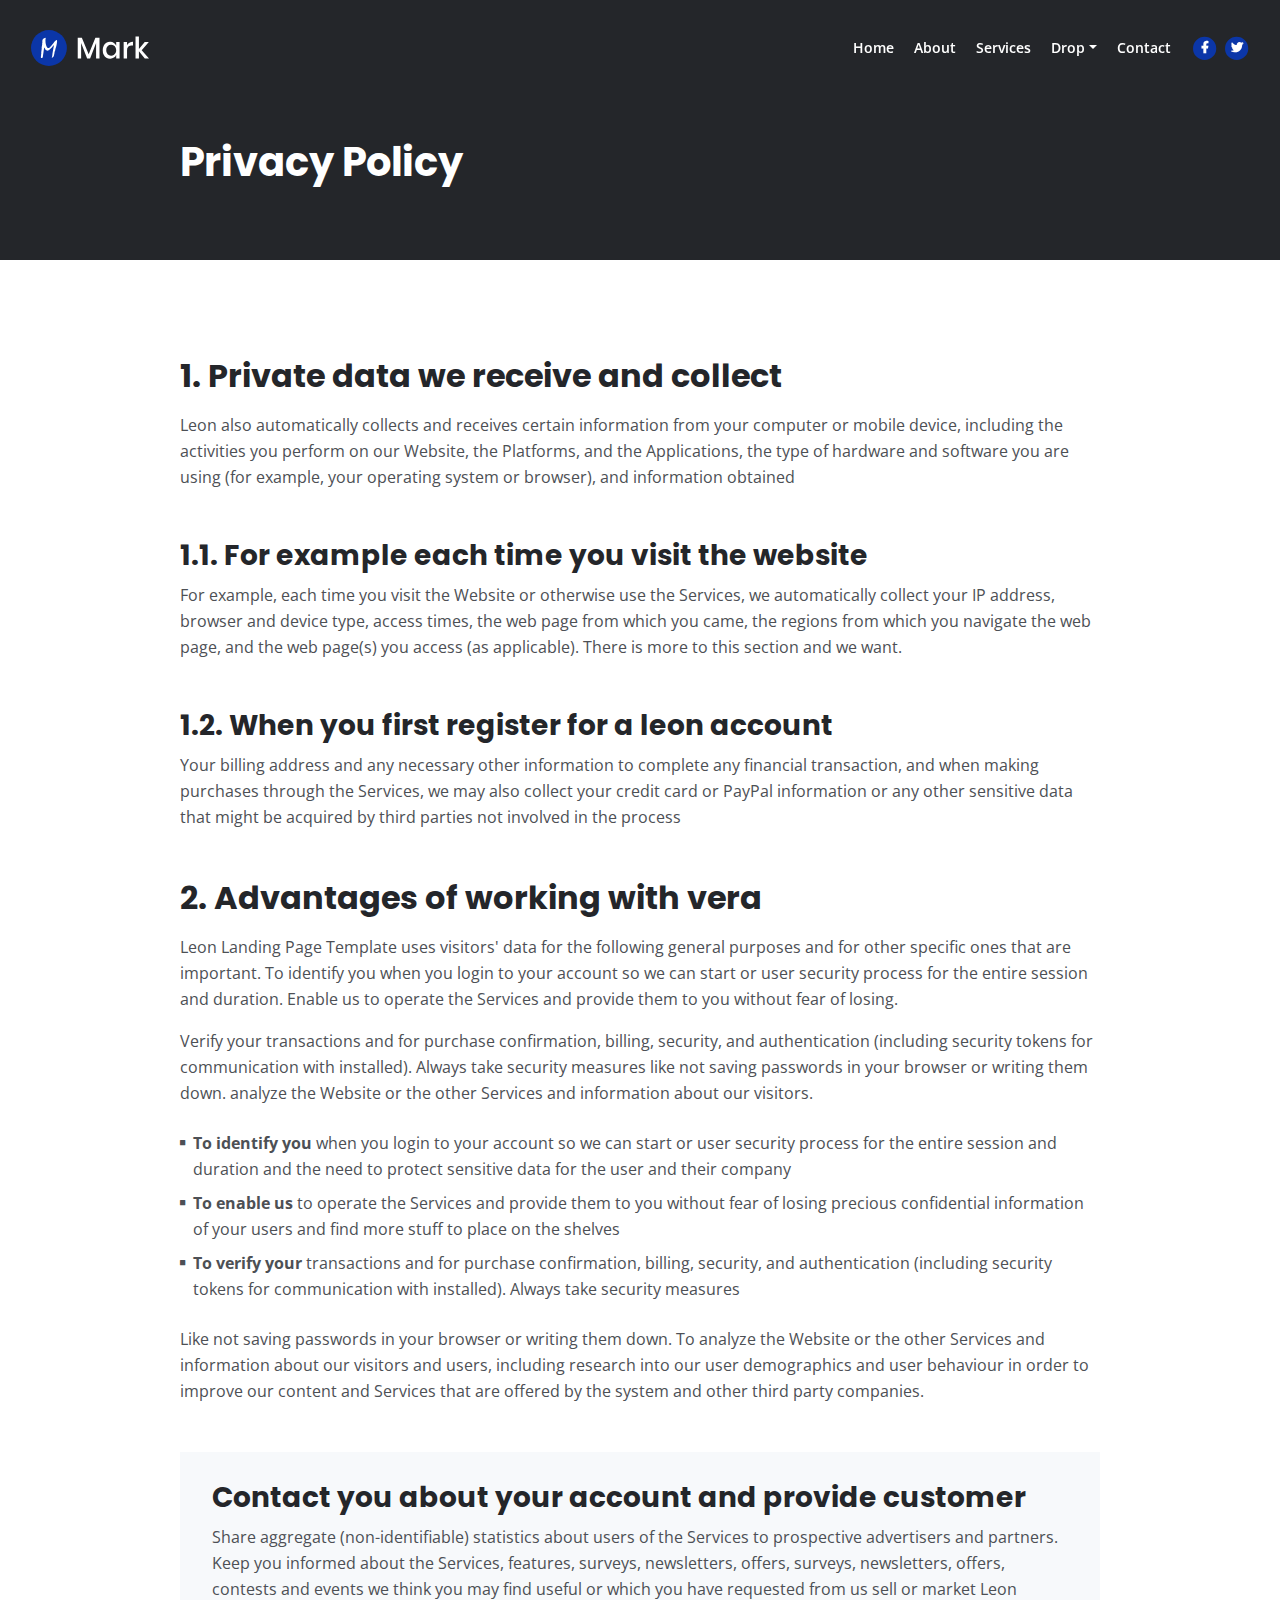
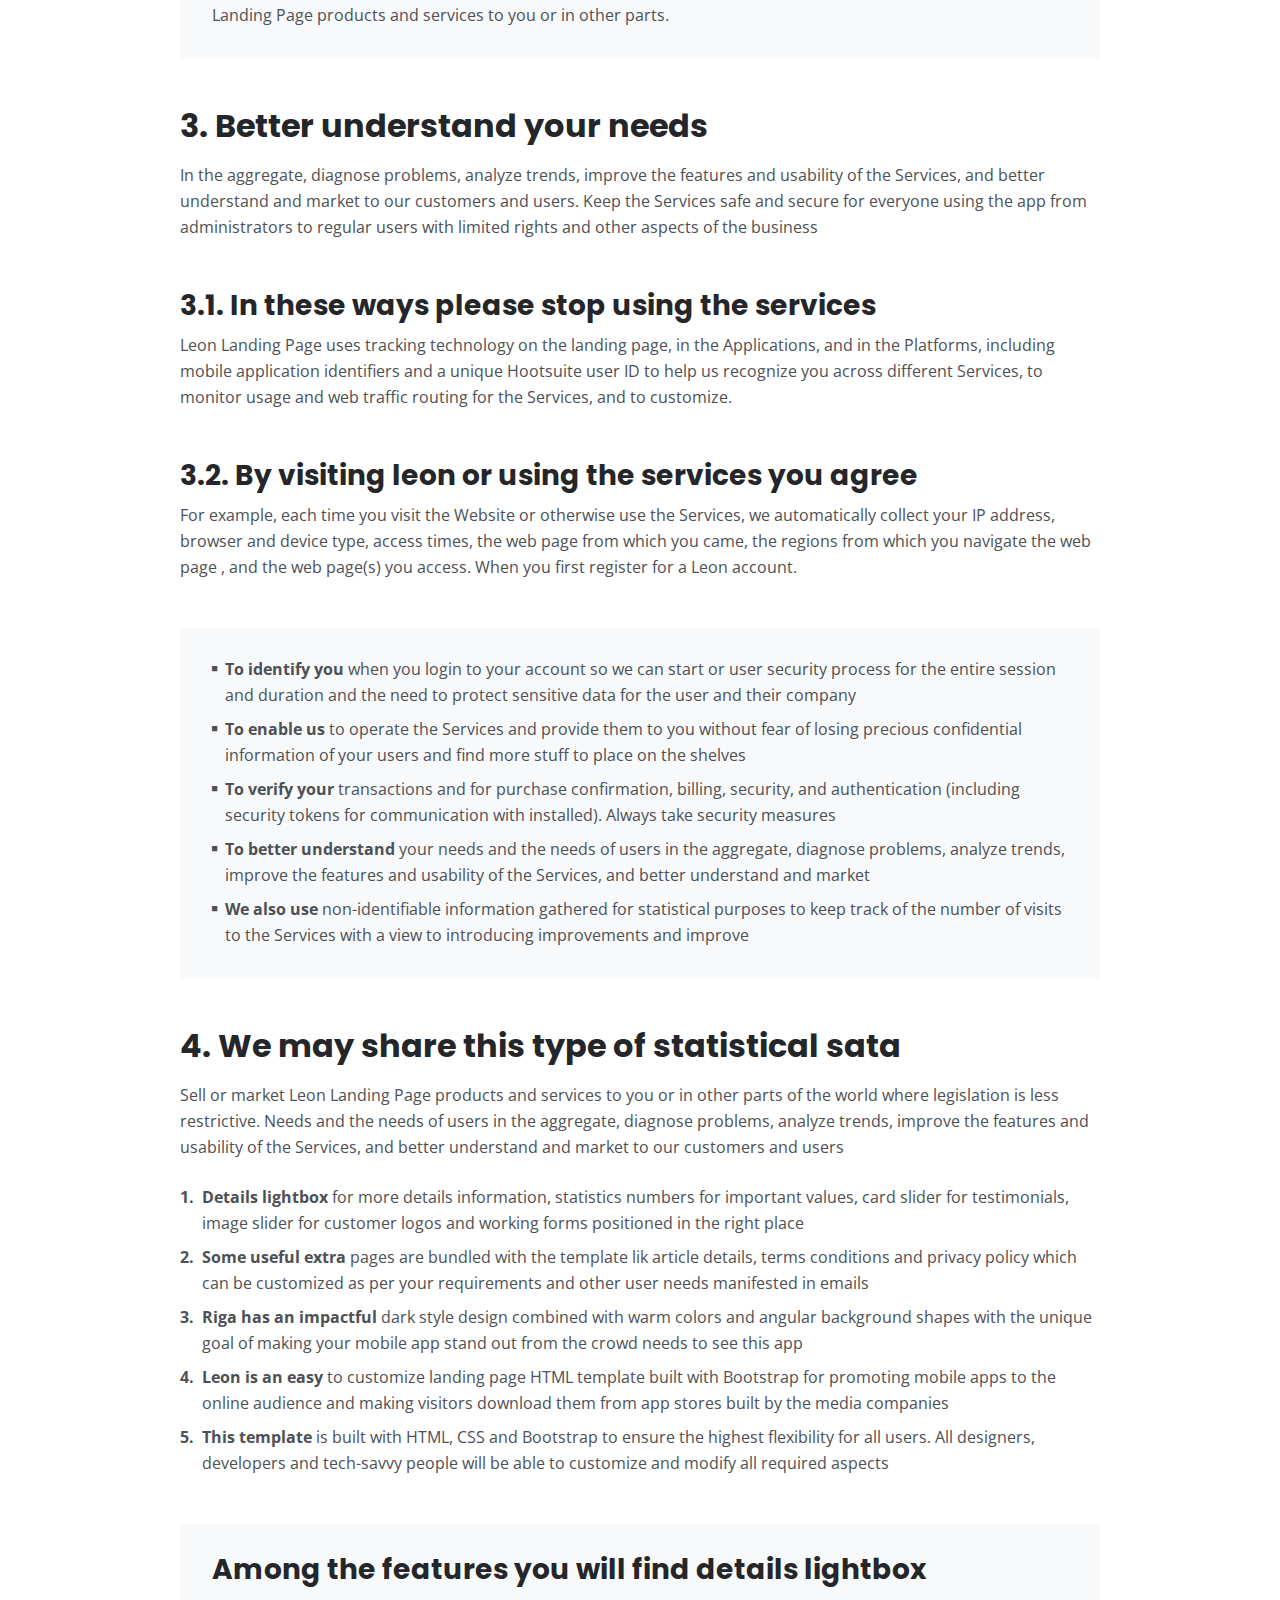
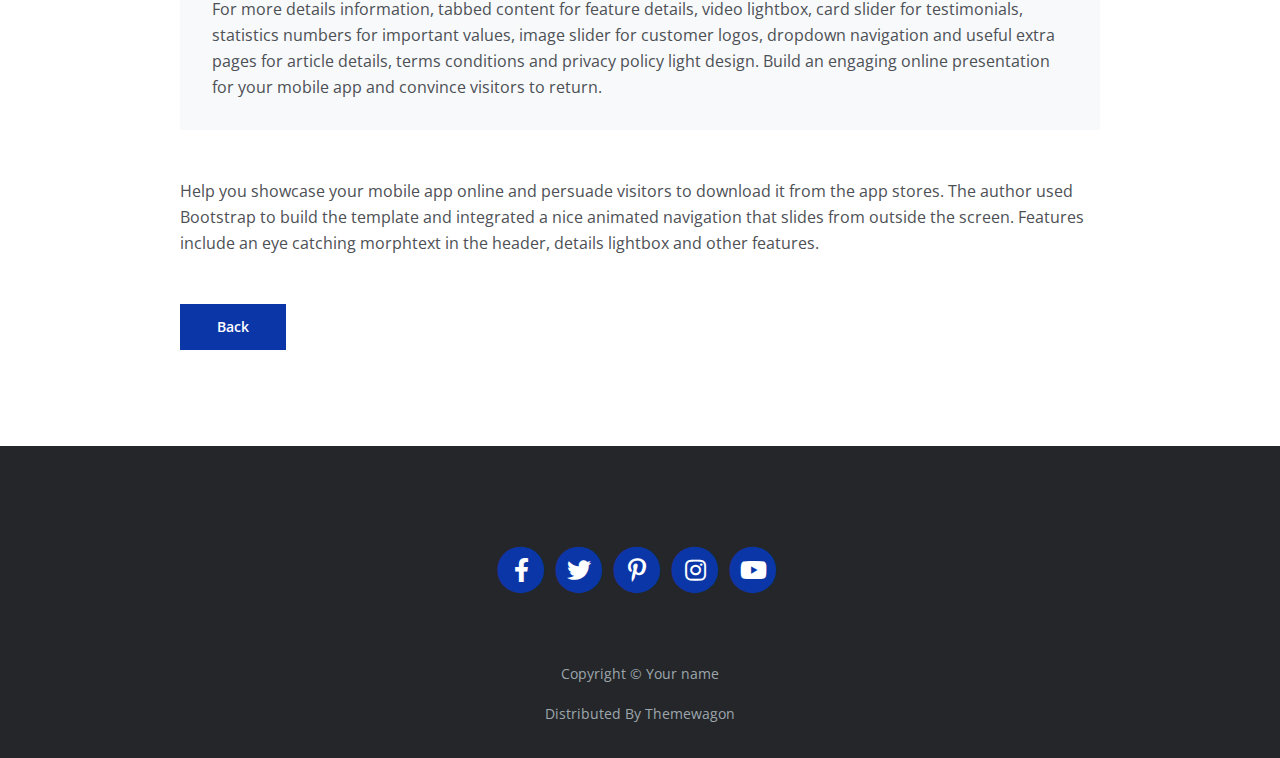
<file: privacy.html>
<!DOCTYPE html>
<html lang="en">
  <!-- Mirrored from themewagon.github.io/mark/privacy.html by HTTrack Website Copier/3.x [XR&CO'2014], Thu, 19 Jun 2025 10:15:31 GMT -->
  <!-- Added by HTTrack --><meta
    http-equiv="content-type"
    content="text/html;charset=utf-8"
  /><!-- /Added by HTTrack -->
  <head>
    <meta charset="utf-8" />
    <meta
      name="viewport"
      content="width=device-width, initial-scale=1, shrink-to-fit=no"
    />

    <!-- SEO Meta Tags -->
    <meta name="description" content="Your description" />
    <meta name="author" content="Your name" />

    <!-- OG Meta Tags to improve the way the post looks when you share the page on Facebook, Twitter, LinkedIn -->
    <meta property="og:site_name" content="" />
    <!-- website name -->
    <meta property="og:site" content="" />
    <!-- website link -->
    <meta property="og:title" content="" />
    <!-- title shown in the actual shared post -->
    <meta property="og:description" content="" />
    <!-- description shown in the actual shared post -->
    <meta property="og:image" content="" />
    <!-- image link, make sure it's jpg -->
    <meta property="og:url" content="" />
    <!-- where do you want your post to link to -->
    <meta name="twitter:card" content="summary_large_image" />
    <!-- to have large image post format in Twitter -->

    <!-- Webpage Title -->
    <title>Privacy Policy - Mark</title>

    <!-- Styles -->
    <link rel="preconnect" href="https://fonts.gstatic.com/" />
    <link
      href="https://fonts.googleapis.com/css2?family=Open+Sans:ital,wght@0,400;0,600;0,700;1,400&amp;family=Poppins:wght@600&amp;display=swap"
      rel="stylesheet"
    />
    <link href="css/bootstrap.css" rel="stylesheet" />
    <link href="css/fontawesome-all.css" rel="stylesheet" />
    <link href="css/styles.css" rel="stylesheet" />

    <!-- Favicon  -->
    <link rel="icon" href="images/favicon.png" />
  </head>
  <body data-spy="scroll" data-target=".fixed-top">
    <!-- Navigation -->
    <nav class="navbar navbar-expand-lg fixed-top navbar-dark">
      <div class="container">
        <!-- Image Logo -->
        <a class="navbar-brand logo-image" href="index.html"
          ><img src="images/logo.svg" alt="alternative"
        /></a>

        <!-- Text Logo - Use this if you don't have a graphic logo -->
        <!-- <a class="navbar-brand logo-text page-scroll" href="index.html">Mark</a> -->

        <button
          class="navbar-toggler p-0 border-0"
          type="button"
          data-toggle="offcanvas"
        >
          <span class="navbar-toggler-icon"></span>
        </button>

        <div
          class="navbar-collapse offcanvas-collapse"
          id="navbarsExampleDefault"
        >
          <ul class="navbar-nav ml-auto">
            <li class="nav-item">
              <a class="nav-link page-scroll" href="index.html#header"
                >Home <span class="sr-only">(current)</span></a
              >
            </li>
            <li class="nav-item">
              <a class="nav-link page-scroll" href="index.html#about">About</a>
            </li>
            <li class="nav-item">
              <a class="nav-link page-scroll" href="index.html#services"
                >Services</a
              >
            </li>
            <li class="nav-item dropdown">
              <a
                class="nav-link dropdown-toggle"
                href="#"
                id="dropdown01"
                data-toggle="dropdown"
                aria-haspopup="true"
                aria-expanded="false"
                >Drop</a
              >
              <div class="dropdown-menu" aria-labelledby="dropdown01">
                <a class="dropdown-item page-scroll" href="project.html"
                  >Project Details</a
                >
                <div class="dropdown-divider"></div>
                <a class="dropdown-item page-scroll" href="terms.html"
                  >Terms Conditions</a
                >
                <div class="dropdown-divider"></div>
                <a class="dropdown-item page-scroll" href="privacy.html"
                  >Privacy Policy</a
                >
              </div>
            </li>
            <li class="nav-item">
              <a class="nav-link page-scroll" href="index.html#contact"
                >Contact</a
              >
            </li>
          </ul>
          <span class="nav-item social-icons">
            <span class="fa-stack">
              <a href="#your-link">
                <i class="fas fa-circle fa-stack-2x"></i>
                <i class="fab fa-facebook-f fa-stack-1x"></i>
              </a>
            </span>
            <span class="fa-stack">
              <a href="#your-link">
                <i class="fas fa-circle fa-stack-2x"></i>
                <i class="fab fa-twitter fa-stack-1x"></i>
              </a>
            </span>
          </span>
        </div>
        <!-- end of navbar-collapse -->
      </div>
      <!-- end of container -->
    </nav>
    <!-- end of navbar -->
    <!-- end of navigation -->

    <!-- Header -->
    <header class="ex-header">
      <div class="container">
        <div class="row">
          <div class="col-xl-10 offset-xl-1">
            <h1>Privacy Policy</h1>
          </div>
          <!-- end of col -->
        </div>
        <!-- end of row -->
      </div>
      <!-- end of container -->
    </header>
    <!-- end of ex-header -->
    <!-- end of header -->

    <!-- Basic -->
    <div class="ex-basic-1 pt-5 pb-5">
      <div class="container">
        <div class="row">
          <div class="col-xl-10 offset-xl-1">
            <h2 class="mt-5 mb-3">1. Private data we receive and collect</h2>
            <p class="mb-5">
              Leon also automatically collects and receives certain information
              from your computer or mobile device, including the activities you
              perform on our Website, the Platforms, and the Applications, the
              type of hardware and software you are using (for example, your
              operating system or browser), and information obtained
            </p>
            <h3>1.1. For example each time you visit the website</h3>
            <p class="mb-5">
              For example, each time you visit the Website or otherwise use the
              Services, we automatically collect your IP address, browser and
              device type, access times, the web page from which you came, the
              regions from which you navigate the web page, and the web page(s)
              you access (as applicable). There is more to this section and we
              want.
            </p>
            <h3>1.2. When you first register for a leon account</h3>
            <p class="mb-5">
              Your billing address and any necessary other information to
              complete any financial transaction, and when making purchases
              through the Services, we may also collect your credit card or
              PayPal information or any other sensitive data that might be
              acquired by third parties not involved in the process
            </p>

            <h2 class="mb-3">2. Advantages of working with vera</h2>
            <p>
              Leon Landing Page Template uses visitors' data for the following
              general purposes and for other specific ones that are important.
              To identify you when you login to your account so we can start or
              user security process for the entire session and duration. Enable
              us to operate the Services and provide them to you without fear of
              losing.
            </p>
            <p class="mb-4">
              Verify your transactions and for purchase confirmation, billing,
              security, and authentication (including security tokens for
              communication with installed). Always take security measures like
              not saving passwords in your browser or writing them down. analyze
              the Website or the other Services and information about our
              visitors.
            </p>
            <ul class="list-unstyled li-space-lg mb-4">
              <li class="media">
                <i class="fas fa-square"></i>
                <div class="media-body">
                  <strong>To identify you</strong> when you login to your
                  account so we can start or user security process for the
                  entire session and duration and the need to protect sensitive
                  data for the user and their company
                </div>
              </li>
              <li class="media">
                <i class="fas fa-square"></i>
                <div class="media-body">
                  <strong>To enable us</strong> to operate the Services and
                  provide them to you without fear of losing precious
                  confidential information of your users and find more stuff to
                  place on the shelves
                </div>
              </li>
              <li class="media">
                <i class="fas fa-square"></i>
                <div class="media-body">
                  <strong>To verify your</strong> transactions and for purchase
                  confirmation, billing, security, and authentication (including
                  security tokens for communication with installed). Always take
                  security measures
                </div>
              </li>
            </ul>
            <p class="mb-5">
              Like not saving passwords in your browser or writing them down. To
              analyze the Website or the other Services and information about
              our visitors and users, including research into our user
              demographics and user behaviour in order to improve our content
              and Services that are offered by the system and other third party
              companies.
            </p>
            <div class="text-box mb-5">
              <h3>Contact you about your account and provide customer</h3>
              <p>
                Share aggregate (non-identifiable) statistics about users of the
                Services to prospective advertisers and partners. Keep you
                informed about the Services, features, surveys, newsletters,
                offers, surveys, newsletters, offers, contests and events we
                think you may find useful or which you have requested from us
                sell or market Leon Landing Page products and services to you or
                in other parts.
              </p>
            </div>
            <!-- end of text-box -->

            <h2 class="mb-3">3. Better understand your needs</h2>
            <p class="mb-5">
              In the aggregate, diagnose problems, analyze trends, improve the
              features and usability of the Services, and better understand and
              market to our customers and users. Keep the Services safe and
              secure for everyone using the app from administrators to regular
              users with limited rights and other aspects of the business
            </p>
            <h3>3.1. In these ways please stop using the services</h3>
            <p class="mb-5">
              Leon Landing Page uses tracking technology on the landing page, in
              the Applications, and in the Platforms, including mobile
              application identifiers and a unique Hootsuite user ID to help us
              recognize you across different Services, to monitor usage and web
              traffic routing for the Services, and to customize.
            </p>
            <h3>3.2. By visiting leon or using the services you agree</h3>
            <p class="mb-5">
              For example, each time you visit the Website or otherwise use the
              Services, we automatically collect your IP address, browser and
              device type, access times, the web page from which you came, the
              regions from which you navigate the web page , and the web page(s)
              you access. When you first register for a Leon account.
            </p>
            <div class="text-box mb-5">
              <ul class="list-unstyled li-space-lg">
                <li class="media">
                  <i class="fas fa-square"></i>
                  <div class="media-body">
                    <strong>To identify you</strong> when you login to your
                    account so we can start or user security process for the
                    entire session and duration and the need to protect
                    sensitive data for the user and their company
                  </div>
                </li>
                <li class="media">
                  <i class="fas fa-square"></i>
                  <div class="media-body">
                    <strong>To enable us</strong> to operate the Services and
                    provide them to you without fear of losing precious
                    confidential information of your users and find more stuff
                    to place on the shelves
                  </div>
                </li>
                <li class="media">
                  <i class="fas fa-square"></i>
                  <div class="media-body">
                    <strong>To verify your</strong> transactions and for
                    purchase confirmation, billing, security, and authentication
                    (including security tokens for communication with
                    installed). Always take security measures
                  </div>
                </li>
                <li class="media">
                  <i class="fas fa-square"></i>
                  <div class="media-body">
                    <strong>To better understand</strong> your needs and the
                    needs of users in the aggregate, diagnose problems, analyze
                    trends, improve the features and usability of the Services,
                    and better understand and market
                  </div>
                </li>
                <li class="media">
                  <i class="fas fa-square"></i>
                  <div class="media-body">
                    <strong>We also use</strong> non-identifiable information
                    gathered for statistical purposes to keep track of the
                    number of visits to the Services with a view to introducing
                    improvements and improve
                  </div>
                </li>
              </ul>
            </div>
            <!-- end of text-box -->

            <h2 class="mb-3">4. We may share this type of statistical sata</h2>
            <p class="mb-4">
              Sell or market Leon Landing Page products and services to you or
              in other parts of the world where legislation is less restrictive.
              Needs and the needs of users in the aggregate, diagnose problems,
              analyze trends, improve the features and usability of the
              Services, and better understand and market to our customers and
              users
            </p>
            <ul class="list-unstyled li-space-lg mb-5">
              <li class="media">
                <strong>1.</strong>
                <div class="media-body">
                  <strong>Details lightbox</strong> for more details
                  information, statistics numbers for important values, card
                  slider for testimonials, image slider for customer logos and
                  working forms positioned in the right place
                </div>
              </li>
              <li class="media">
                <strong>2.</strong>
                <div class="media-body">
                  <strong>Some useful extra</strong> pages are bundled with the
                  template lik article details, terms conditions and privacy
                  policy which can be customized as per your requirements and
                  other user needs manifested in emails
                </div>
              </li>
              <li class="media">
                <strong>3.</strong>
                <div class="media-body">
                  <strong>Riga has an impactful</strong> dark style design
                  combined with warm colors and angular background shapes with
                  the unique goal of making your mobile app stand out from the
                  crowd needs to see this app
                </div>
              </li>
              <li class="media">
                <strong>4.</strong>
                <div class="media-body">
                  <strong>Leon is an easy</strong> to customize landing page
                  HTML template built with Bootstrap for promoting mobile apps
                  to the online audience and making visitors download them from
                  app stores built by the media companies
                </div>
              </li>
              <li class="media">
                <strong>5.</strong>
                <div class="media-body">
                  <strong>This template</strong> is built with HTML, CSS and
                  Bootstrap to ensure the highest flexibility for all users. All
                  designers, developers and tech-savvy people will be able to
                  customize and modify all required aspects
                </div>
              </li>
            </ul>

            <div class="text-box mb-5">
              <h3>Among the features you will find details lightbox</h3>
              <p>
                For more details information, tabbed content for feature
                details, video lightbox, card slider for testimonials,
                statistics numbers for important values, image slider for
                customer logos, dropdown navigation and useful extra pages for
                article details, terms conditions and privacy policy light
                design. Build an engaging online presentation for your mobile
                app and convince visitors to return.
              </p>
            </div>
            <!-- end of text-box -->
            <p class="mb-5">
              Help you showcase your mobile app online and persuade visitors to
              download it from the app stores. The author used Bootstrap to
              build the template and integrated a nice animated navigation that
              slides from outside the screen. Features include an eye catching
              morphtext in the header, details lightbox and other features.
            </p>

            <a class="btn-solid-reg mb-5" href="index.html">Back</a>
          </div>
          <!-- end of col -->
        </div>
        <!-- end of row -->
      </div>
      <!-- end of container -->
    </div>
    <!-- end of ex-basic-1 -->
    <!-- end of basic -->

    <!-- Footer -->
    <div class="footer bg-gray">
      <div class="container">
        <div class="row">
          <div class="col-lg-12">
            <div class="social-container">
              <span class="fa-stack">
                <a href="#your-link">
                  <i class="fas fa-circle fa-stack-2x"></i>
                  <i class="fab fa-facebook-f fa-stack-1x"></i>
                </a>
              </span>
              <span class="fa-stack">
                <a href="#your-link">
                  <i class="fas fa-circle fa-stack-2x"></i>
                  <i class="fab fa-twitter fa-stack-1x"></i>
                </a>
              </span>
              <span class="fa-stack">
                <a href="#your-link">
                  <i class="fas fa-circle fa-stack-2x"></i>
                  <i class="fab fa-pinterest-p fa-stack-1x"></i>
                </a>
              </span>
              <span class="fa-stack">
                <a href="#your-link">
                  <i class="fas fa-circle fa-stack-2x"></i>
                  <i class="fab fa-instagram fa-stack-1x"></i>
                </a>
              </span>
              <span class="fa-stack">
                <a href="#your-link">
                  <i class="fas fa-circle fa-stack-2x"></i>
                  <i class="fab fa-youtube fa-stack-1x"></i>
                </a>
              </span>
            </div>
            <!-- end of social-container -->
          </div>
          <!-- end of col -->
        </div>
        <!-- end of row -->
      </div>
      <!-- end of container -->
    </div>
    <!-- end of footer -->
    <!-- end of footer -->

    <!-- Copyright -->
    <div class="copyright bg-gray">
      <div class="container">
        <div class="row">
          <div class="col-lg-12">
            <p class="p-small">
              Copyright © <a class="no-line" href="#your-link">Your name</a>
            </p>
          </div>
          <!-- end of col -->
        </div>
        <!-- enf of row -->
      </div>
      <!-- end of container -->

      <div class="container">
        <div class="row">
          <div class="col-lg-12">
            <p class="p-small">
              Distributed By
              <a class="no-line" href="https://themewagon.com/">Themewagon</a>
            </p>
          </div>
          <!-- end of col -->
        </div>
        <!-- enf of row -->
      </div>
      <!-- end of container -->
    </div>
    <!-- end of copyright -->
    <!-- end of copyright -->

    <!-- Scripts -->
    <script src="js/jquery.min.js"></script>
    <!-- jQuery for Bootstrap's JavaScript plugins -->
    <script src="js/bootstrap.min.js"></script>
    <!-- Bootstrap framework -->
    <script src="js/jquery.easing.min.js"></script>
    <!-- jQuery Easing for smooth scrolling between anchors -->
    <script src="js/scripts.js"></script>
    <!-- Custom scripts -->

    <!--Start of Tawk.to Script-->
    <script type="text/javascript">
      var Tawk_API = Tawk_API || {},
        Tawk_LoadStart = new Date();
      (function () {
        var s1 = document.createElement("script"),
          s0 = document.getElementsByTagName("script")[0];
        s1.async = true;
        s1.src = "https://embed.tawk.to/6879f4603d9d30190be79f11/default";
        s1.charset = "UTF-8";
        s1.setAttribute("crossorigin", "*");
        s0.parentNode.insertBefore(s1, s0);
      })();
    </script>
    <!--End of Tawk.to Script-->
  </body>
</html>
</file>
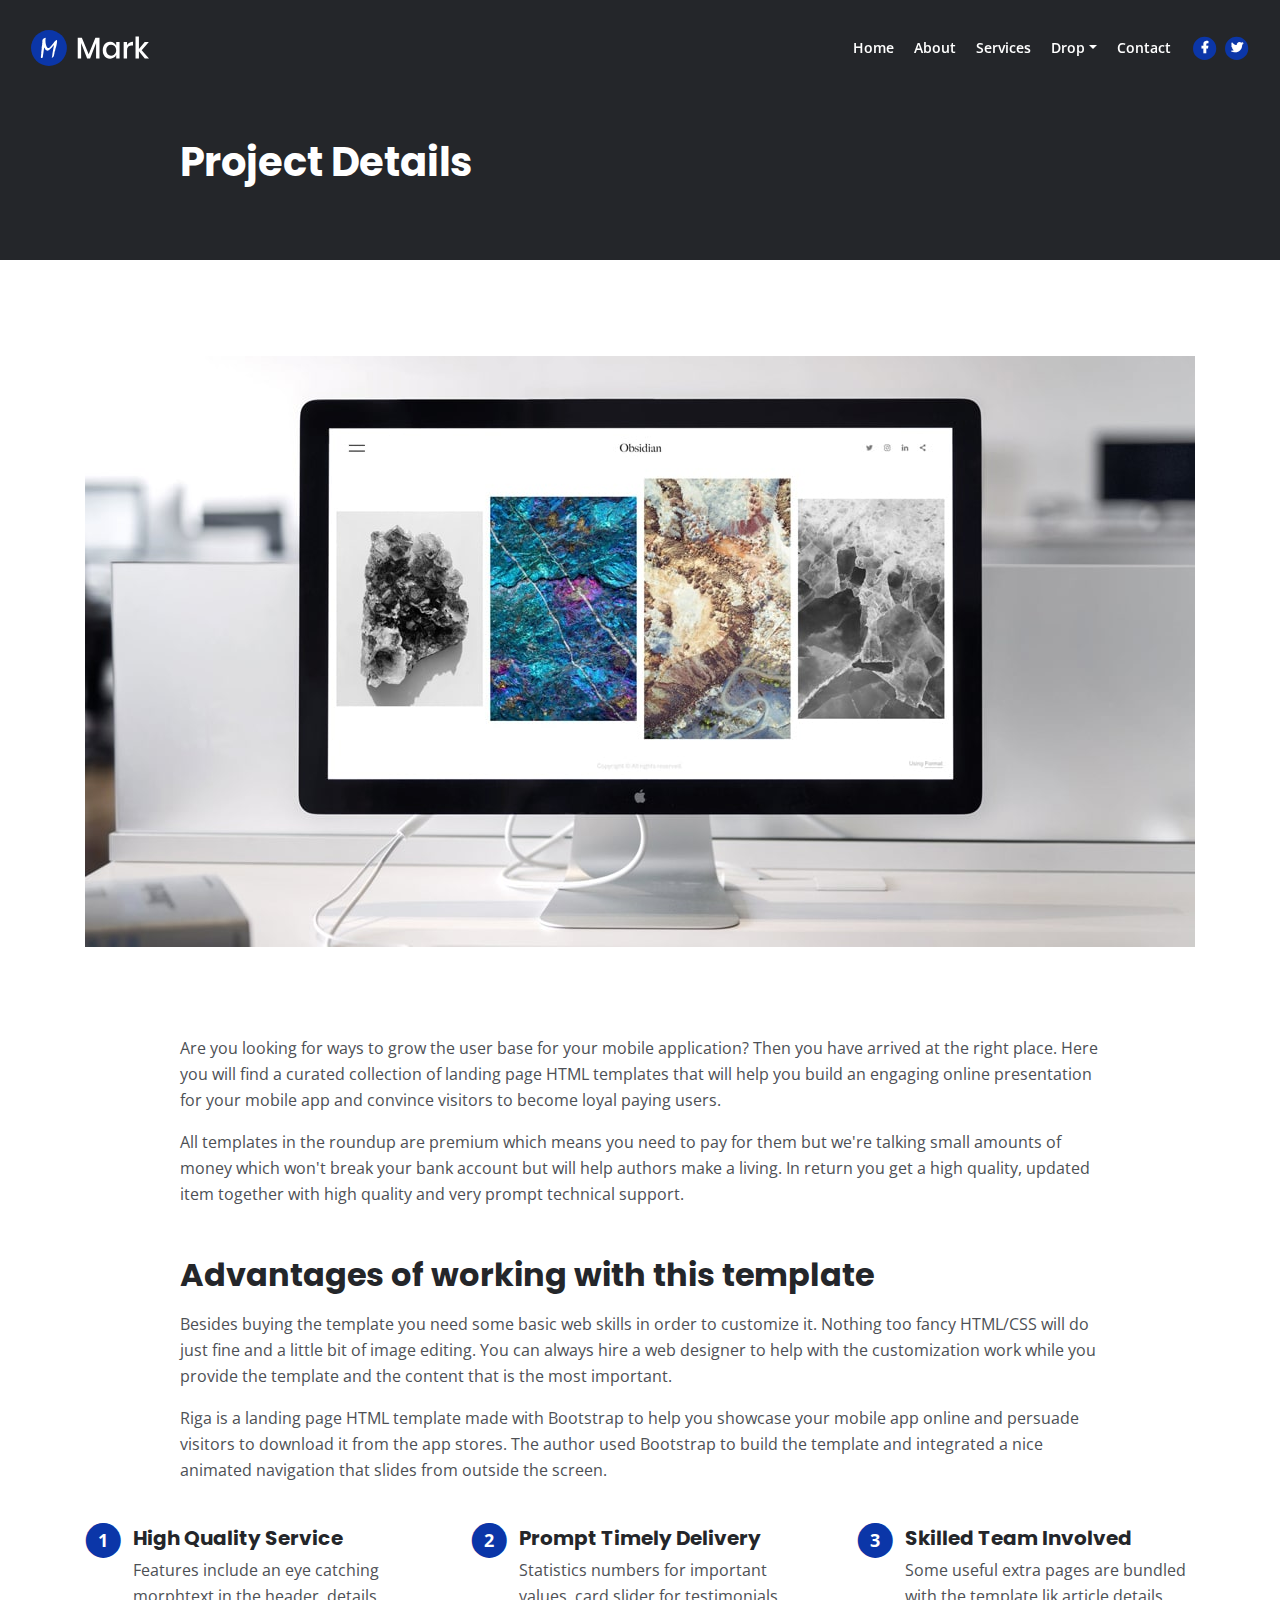
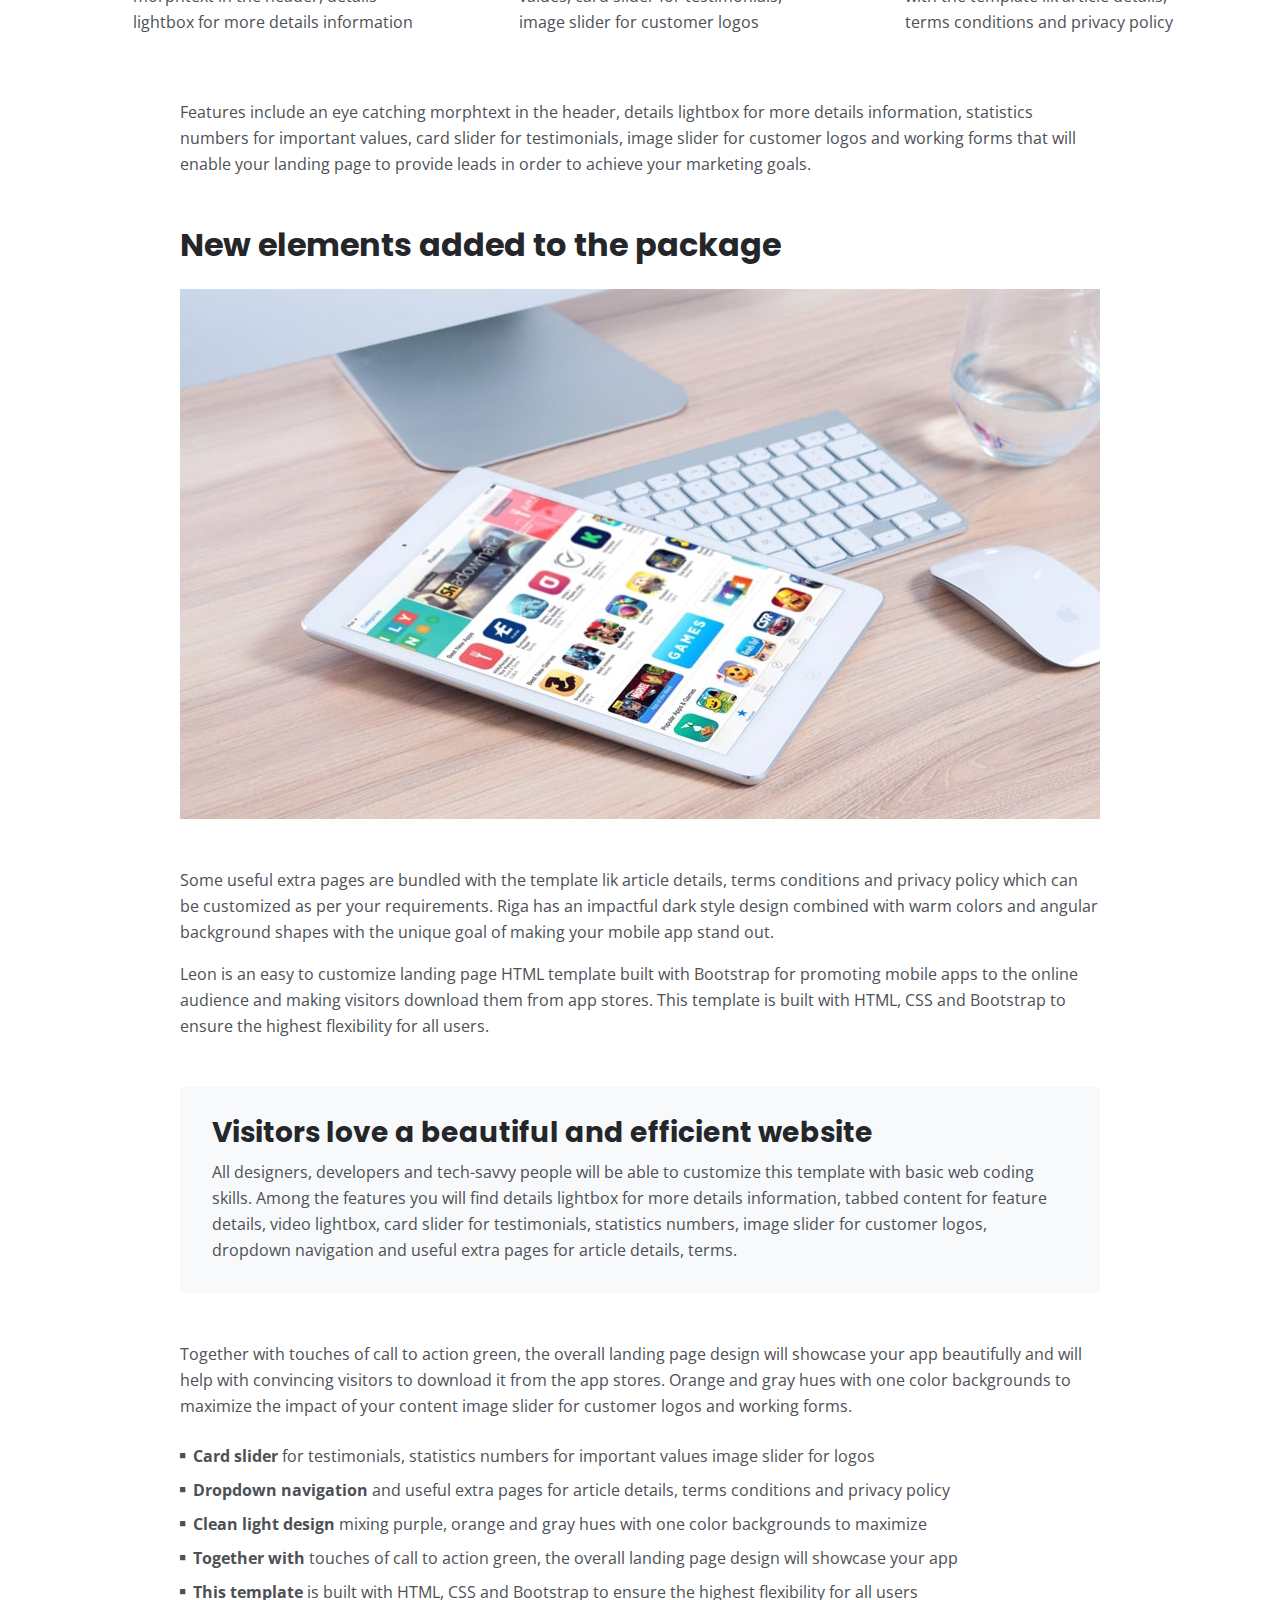
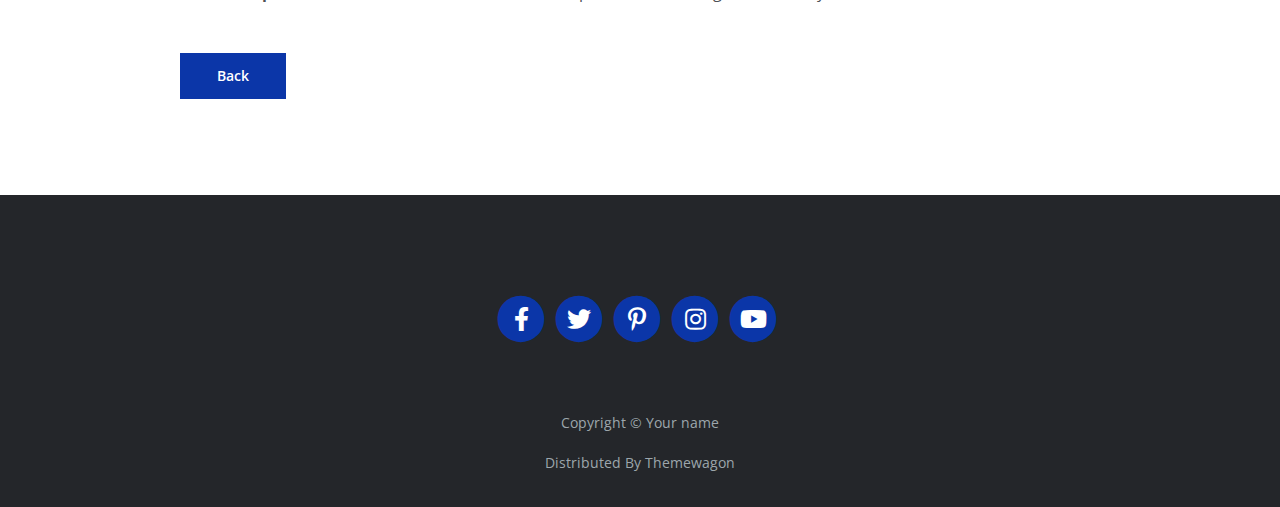
<file: project.html>
<!DOCTYPE html>
<html lang="en">

<!-- Mirrored from themewagon.github.io/mark/project.html by HTTrack Website Copier/3.x [XR&CO'2014], Thu, 19 Jun 2025 10:15:31 GMT -->
<!-- Added by HTTrack --><meta http-equiv="content-type" content="text/html;charset=utf-8" /><!-- /Added by HTTrack -->
<head>
    <meta charset="utf-8">
    <meta name="viewport" content="width=device-width, initial-scale=1, shrink-to-fit=no">
    
    <!-- SEO Meta Tags -->
    <meta name="description" content="Your description">
    <meta name="author" content="Your name">

    <!-- OG Meta Tags to improve the way the post looks when you share the page on Facebook, Twitter, LinkedIn -->
	<meta property="og:site_name" content="" /> <!-- website name -->
	<meta property="og:site" content="" /> <!-- website link -->
	<meta property="og:title" content=""/> <!-- title shown in the actual shared post -->
	<meta property="og:description" content="" /> <!-- description shown in the actual shared post -->
	<meta property="og:image" content="" /> <!-- image link, make sure it's jpg -->
	<meta property="og:url" content="" /> <!-- where do you want your post to link to -->
	<meta name="twitter:card" content="summary_large_image"> <!-- to have large image post format in Twitter -->

    <!-- Webpage Title -->
    <title>Project Details - Mark</title>
    
    <!-- Styles -->
    <link rel="preconnect" href="https://fonts.gstatic.com/">
    <link href="https://fonts.googleapis.com/css2?family=Open+Sans:ital,wght@0,400;0,600;0,700;1,400&amp;family=Poppins:wght@600&amp;display=swap" rel="stylesheet">
    <link href="css/bootstrap.css" rel="stylesheet">
    <link href="css/fontawesome-all.css" rel="stylesheet">
	<link href="css/styles.css" rel="stylesheet">
	
	<!-- Favicon  -->
    <link rel="icon" href="images/favicon.png">
</head>
<body data-spy="scroll" data-target=".fixed-top">
    
    <!-- Navigation -->
    <nav class="navbar navbar-expand-lg fixed-top navbar-dark">
        <div class="container">
            
            <!-- Image Logo -->
            <a class="navbar-brand logo-image" href="index.html"><img src="images/logo.svg" alt="alternative"></a>  

            <!-- Text Logo - Use this if you don't have a graphic logo -->
            <!-- <a class="navbar-brand logo-text page-scroll" href="index.html">Mark</a> -->

            <button class="navbar-toggler p-0 border-0" type="button" data-toggle="offcanvas">
                <span class="navbar-toggler-icon"></span>
            </button>

            <div class="navbar-collapse offcanvas-collapse" id="navbarsExampleDefault">
                <ul class="navbar-nav ml-auto">
                    <li class="nav-item">
                        <a class="nav-link page-scroll" href="index.html#header">Home <span class="sr-only">(current)</span></a>
                    </li>
                    <li class="nav-item">
                        <a class="nav-link page-scroll" href="index.html#about">About</a>
                    </li>
                    <li class="nav-item">
                        <a class="nav-link page-scroll" href="index.html#services">Services</a>
                    </li>
                    <li class="nav-item dropdown">
                        <a class="nav-link dropdown-toggle" href="#" id="dropdown01" data-toggle="dropdown" aria-haspopup="true" aria-expanded="false">Drop</a>
                        <div class="dropdown-menu" aria-labelledby="dropdown01">
                            <a class="dropdown-item page-scroll" href="project.html">Project Details</a>
                            <div class="dropdown-divider"></div>
                            <a class="dropdown-item page-scroll" href="terms.html">Terms Conditions</a>
                            <div class="dropdown-divider"></div>
                            <a class="dropdown-item page-scroll" href="privacy.html">Privacy Policy</a>
                        </div>
                    </li>
                    <li class="nav-item">
                        <a class="nav-link page-scroll" href="index.html#contact">Contact</a>
                    </li>
                </ul>
                <span class="nav-item social-icons">
                    <span class="fa-stack">
                        <a href="#your-link">
                            <i class="fas fa-circle fa-stack-2x"></i>
                            <i class="fab fa-facebook-f fa-stack-1x"></i>
                        </a>
                    </span>
                    <span class="fa-stack">
                        <a href="#your-link">
                            <i class="fas fa-circle fa-stack-2x"></i>
                            <i class="fab fa-twitter fa-stack-1x"></i>
                        </a>
                    </span>
                </span>
            </div> <!-- end of navbar-collapse -->
        </div> <!-- end of container -->
    </nav> <!-- end of navbar -->
    <!-- end of navigation -->


    <!-- Header -->
    <header class="ex-header">
        <div class="container">
            <div class="row">
                <div class="col-xl-10 offset-xl-1">
                    <h1>Project Details</h1>
                </div> <!-- end of col -->
            </div> <!-- end of row -->
        </div> <!-- end of container -->
    </header> <!-- end of ex-header -->
    <!-- end of header -->


    <!-- Basic -->
    <div class="ex-basic-1 pt-5 pb-5">
        <div class="container">
            <div class="row">
                <div class="col-lg-12">
                    <img class="img-fluid mt-5 mb-3" src="images/project-details-large.jpg" alt="alternative">
                </div> <!-- end of col -->
            </div> <!-- end of row -->
        </div> <!-- end of container -->
    </div> <!-- end of ex-basic-1 -->
    <!-- end of basic -->


    <!-- Basic -->
    <div class="ex-basic-1 pt-4">
        <div class="container">
            <div class="row">
                <div class="col-xl-10 offset-xl-1">
                    <p>Are you looking for ways to grow the user base for your mobile application? Then you have arrived at the right place. Here you will find a curated collection of landing page HTML templates that will help you build an engaging online presentation for your mobile app and convince visitors to become loyal paying users.</p>
                    <p class="mb-5">All templates in the roundup are premium which means you need to pay for them but we're talking small amounts of money which won't break your bank account but will help authors make a living. In return you get a high quality, updated item together with high quality and very prompt technical support.</p>

                    <h2 class="mb-3">Advantages of working with this template</h2>
                    <p>Besides buying the template you need some basic web skills in order to customize it. Nothing too fancy HTML/CSS will do just fine and a little bit of image editing. You can always hire a web designer to help with the customization work while you provide the template and the content that is the most important.</p>
                    <p class="mb-4">Riga is a landing page HTML template made with Bootstrap to help you showcase your mobile app online and persuade visitors to download it from the app stores. The author used Bootstrap to build the template and integrated a nice animated navigation that slides from outside the screen.</p>
                </div> <!-- end of col -->
            </div> <!-- end of row -->
        </div> <!-- end of container -->
    </div> <!-- end of ex-basic-1 -->
    <!-- end of basic -->


    <!-- Cards -->
    <div class="ex-cards-1 pt-3 pb-3">
        <div class="container">
            <div class="row">
                <div class="col-lg-12">
                    
                    <!-- Card -->
                    <div class="card">
                        <ul class="list-unstyled">
                            <li class="media">
                                <span class="fa-stack">
                                    <span class="fas fa-circle fa-stack-2x"></span>
                                    <span class="fa-stack-1x">1</span>
                                </span>
                                <div class="media-body">
                                    <h5>High Quality Service</h5>
                                    <p>Features include an eye catching morphtext in the header, details lightbox for more details information</p>
                                </div>
                            </li>
                        </ul>
                    </div> <!-- end of card -->
                    <!-- end of card -->

                    <!-- Card -->
                    <div class="card">
                        <ul class="list-unstyled">
                            <li class="media">
                                <span class="fa-stack">
                                    <span class="fas fa-circle fa-stack-2x"></span>
                                    <span class="fa-stack-1x">2</span>
                                </span>
                                <div class="media-body">
                                    <h5>Prompt Timely Delivery</h5>
                                    <p>Statistics numbers for important values, card slider for testimonials, image slider for customer logos</p>
                                </div>
                            </li>
                        </ul>
                    </div> <!-- end of card -->
                    <!-- end of card -->

                    <!-- Card -->
                    <div class="card">
                        <ul class="list-unstyled">
                            <li class="media">
                                <span class="fa-stack">
                                    <span class="fas fa-circle fa-stack-2x"></span>
                                    <span class="fa-stack-1x">3</span>
                                </span>
                                <div class="media-body">
                                    <h5>Skilled Team Involved</h5>
                                    <p>Some useful extra pages are bundled with the template lik article details, terms conditions and privacy policy</p>
                                </div>
                            </li>
                        </ul>
                    </div> <!-- end of card -->
                    <!-- end of card -->

                </div> <!-- end of col -->   
            </div> <!-- end of row -->   
        </div> <!-- end of container -->   
    </div> <!-- end of ex-cards-1 -->
    <!-- end of cards -->


    <!-- Basic -->
    <div class="ex-basic-1 pt-3 pb-5">
        <div class="container">
            <div class="row">
                <div class="col-xl-10 offset-xl-1">
                    <p class="mb-5">Features include an eye catching morphtext in the header, details lightbox for more details information, statistics numbers for important values, card slider for testimonials, image slider for customer logos and working forms that will enable your landing page to provide leads in order to achieve your marketing goals.</p>
                    
                    <h2 class="mb-4">New elements added to the package</h2>
                    <img class="img-fluid mb-5" src="images/project-details-small.jpg" alt="alternative">
                    <p>Some useful extra pages are bundled with the template lik article details, terms conditions and privacy policy which can be customized as per your requirements. Riga has an impactful dark style design combined with warm colors and angular background shapes with the unique goal of making your mobile app stand out.</p>
                    <p class="mb-5">Leon is an easy to customize landing page HTML template built with Bootstrap for promoting mobile apps to the online audience and making visitors download them from app stores. This template is built with HTML, CSS and Bootstrap to ensure the highest flexibility for all users.</p>
                    <div class="text-box mb-5">
                        <h3>Visitors love a beautiful and efficient website</h3>
                        <p>All designers, developers and tech-savvy people will be able to customize this template with basic web coding skills. Among the features you will find details lightbox for more details information, tabbed content for feature details, video lightbox, card slider for testimonials, statistics numbers, image slider for customer logos, dropdown navigation and useful extra pages for article details, terms.</p>
                    </div> <!-- end of text-box -->
                    <p class="mb-4">Together with touches of call to action green, the overall landing page design will showcase your app beautifully and will help with convincing visitors to download it from the app stores. Orange and gray hues with one color backgrounds to maximize the impact of your content image slider for customer logos and working forms.</p>
                    <ul class="list-unstyled li-space-lg mb-5">
                        <li class="media">
                            <i class="fas fa-square"></i>
                            <div class="media-body"><strong>Card slider</strong> for testimonials, statistics numbers for important values image slider for logos</div>
                        </li>
                        <li class="media">
                            <i class="fas fa-square"></i>
                            <div class="media-body"><strong>Dropdown navigation</strong> and useful extra pages for article details, terms conditions and privacy policy</div>
                        </li>
                        <li class="media">
                            <i class="fas fa-square"></i>
                            <div class="media-body"><strong>Clean light design</strong> mixing purple, orange and gray hues with one color backgrounds to maximize</div>
                        </li>
                        <li class="media">
                            <i class="fas fa-square"></i>
                            <div class="media-body"><strong>Together with</strong> touches of call to action green, the overall landing page design will showcase your app</div>
                        </li>
                        <li class="media">
                            <i class="fas fa-square"></i>
                            <div class="media-body"><strong>This template</strong> is built with HTML, CSS and Bootstrap to ensure the highest flexibility for all users</div>
                        </li>
                    </ul>

                    <a class="btn-solid-reg mb-5" href="index.html">Back</a>
                </div> <!-- end of col -->
            </div> <!-- end of row -->
        </div> <!-- end of container -->
    </div> <!-- end of ex-basic-1 -->
    <!-- end of basic -->


    <!-- Footer -->
    <div class="footer bg-gray">
        <div class="container">
            <div class="row">
                <div class="col-lg-12">
                    <div class="social-container">
                        <span class="fa-stack">
                            <a href="#your-link">
                                <i class="fas fa-circle fa-stack-2x"></i>
                                <i class="fab fa-facebook-f fa-stack-1x"></i>
                            </a>
                        </span>
                        <span class="fa-stack">
                            <a href="#your-link">
                                <i class="fas fa-circle fa-stack-2x"></i>
                                <i class="fab fa-twitter fa-stack-1x"></i>
                            </a>
                        </span>
                        <span class="fa-stack">
                            <a href="#your-link">
                                <i class="fas fa-circle fa-stack-2x"></i>
                                <i class="fab fa-pinterest-p fa-stack-1x"></i>
                            </a>
                        </span>
                        <span class="fa-stack">
                            <a href="#your-link">
                                <i class="fas fa-circle fa-stack-2x"></i>
                                <i class="fab fa-instagram fa-stack-1x"></i>
                            </a>
                        </span>
                        <span class="fa-stack">
                            <a href="#your-link">
                                <i class="fas fa-circle fa-stack-2x"></i>
                                <i class="fab fa-youtube fa-stack-1x"></i>
                            </a>
                        </span>
                    </div> <!-- end of social-container -->
                </div> <!-- end of col -->
            </div> <!-- end of row -->
        </div> <!-- end of container -->
    </div> <!-- end of footer -->  
    <!-- end of footer -->


    <!-- Copyright -->
    <div class="copyright bg-gray">
        <div class="container">
            <div class="row">
                <div class="col-lg-12">
                    <p class="p-small">Copyright © <a class="no-line" href="#your-link">Your name</a></p>
                </div> <!-- end of col -->
            </div> <!-- enf of row -->
        </div> <!-- end of container -->


        <div class="container">
            <div class="row">
                <div class="col-lg-12">
                    <p class="p-small">Distributed By <a class="no-line" href="https://themewagon.com/">Themewagon</a></p>
                </div> <!-- end of col -->
            </div> <!-- enf of row -->
        </div> <!-- end of container -->
    </div> <!-- end of copyright --> 
    <!-- end of copyright -->
    
    	
    <!-- Scripts -->
    <script src="js/jquery.min.js"></script> <!-- jQuery for Bootstrap's JavaScript plugins -->
    <script src="js/bootstrap.min.js"></script> <!-- Bootstrap framework -->
    <script src="js/jquery.easing.min.js"></script> <!-- jQuery Easing for smooth scrolling between anchors -->
    <script src="js/scripts.js"></script> <!-- Custom scripts -->
</body>

<!-- Mirrored from themewagon.github.io/mark/project.html by HTTrack Website Copier/3.x [XR&CO'2014], Thu, 19 Jun 2025 10:15:31 GMT -->
</html>
</file>
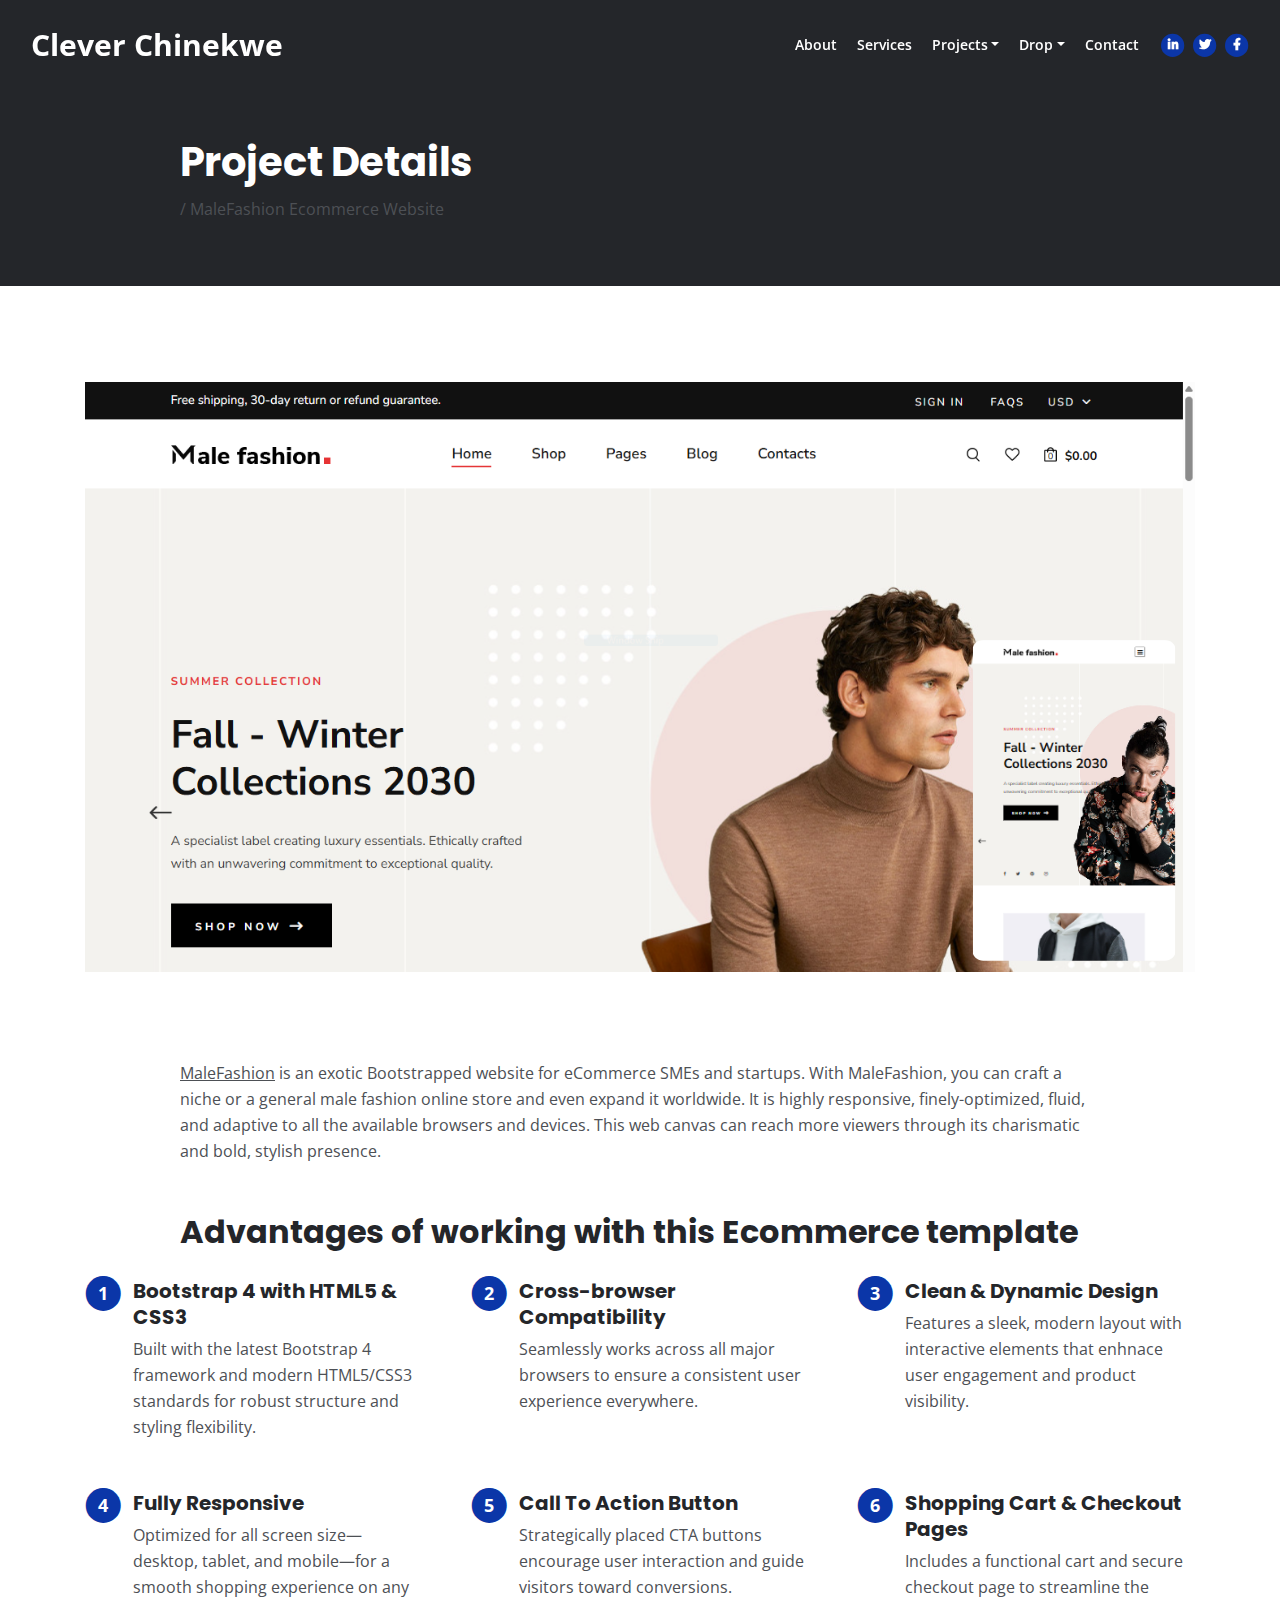
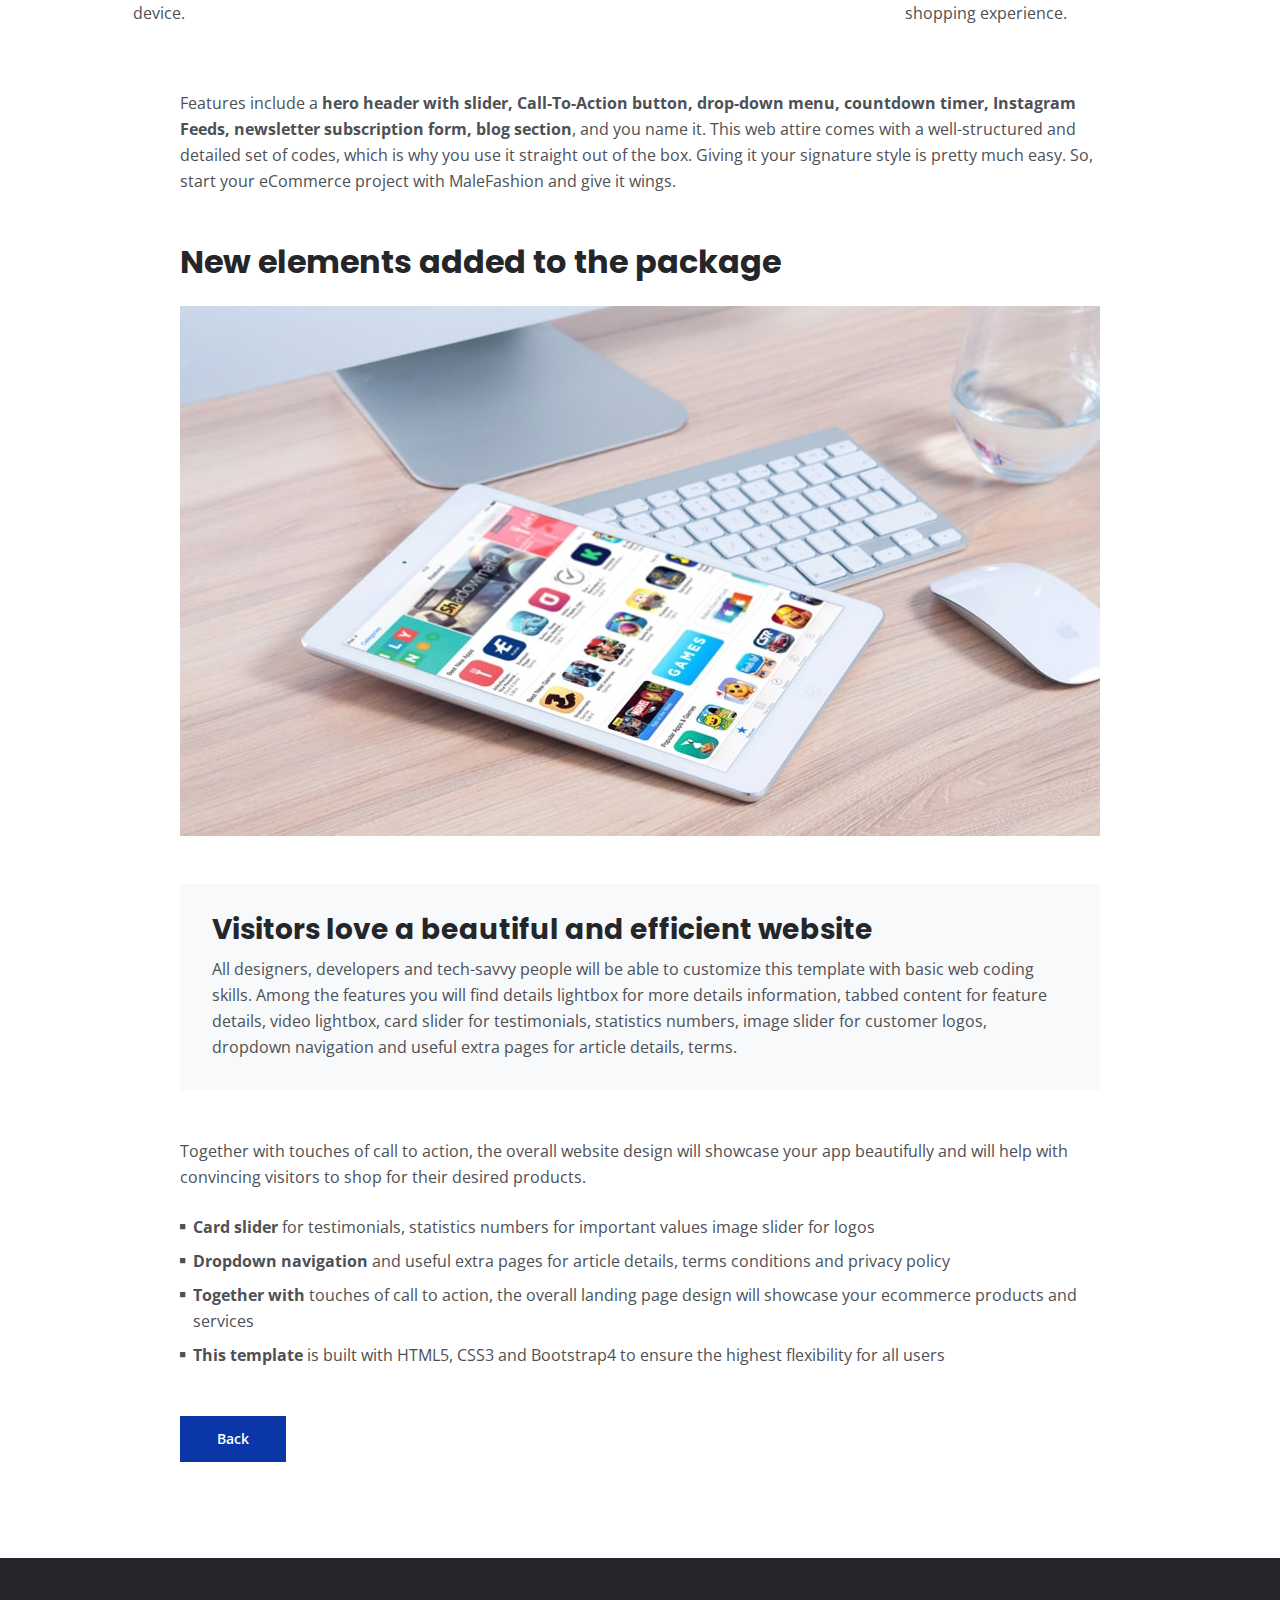
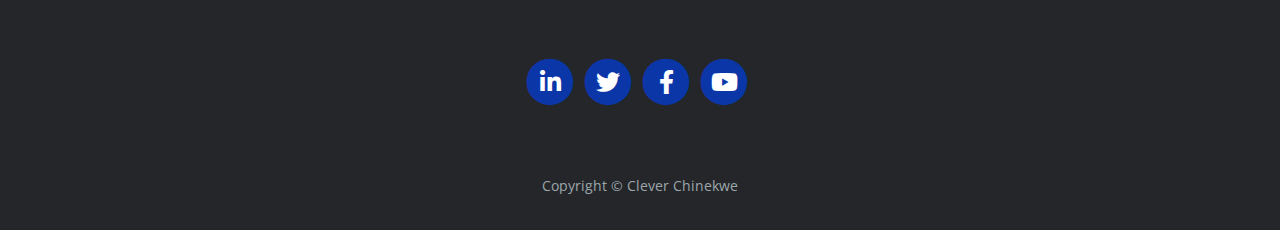
<file: project_1_maleFashion.html>
<!DOCTYPE html>
<html lang="en">
  <meta http-equiv="content-type" content="text/html;charset=utf-8" />

  <head>
    <meta charset="utf-8" />
    <meta
      name="viewport"
      content="width=device-width, initial-scale=1, shrink-to-fit=no"
    />
    <!-- Title Tag -->
    <title>Male Fashion UI Design – Portfolio Project | Clever Chinekwe</title>

    <!-- Meta Description -->
    <meta
      name="description"
      content="Explore a sleek and modern male fashion website UI design crafted by Clever Chinekwe. Built for elegance, style, and user experience. View live demo and design highlights."
    />

    <!-- Meta Keywords -->
    <meta
      name="keywords"
      content="male fashion UI, fashion website design, fashion portfolio, UI/UX design, Clever Chinekwe, fashion landing page, clothing store UI, portfolio project, stylish UI design"
    />

    <!-- Author -->
    <meta name="author" content="Clever Chinekwe" />

    <!-- Open Graph (for social sharing) -->
    <meta
      property="og:title"
      content="Male Fashion UI – Portfolio by Clever Chinekwe"
    />
    <meta
      property="og:description"
      content="Clean, responsive, and modern male fashion web UI design. View full project by Clever Chinekwe."
    />
    <meta
      property="og:image"
      content="https://cleverchinekwe99-portfolio.vercel.app/images/project_1.png"
    />
    <!-- Replace with actual image URL -->
    <meta
      property="og:url"
      content="https://cleverchinekwe99-portfolio.vercel.app/project_1_maleFashion.html"
    />
    <meta property="og:type" content="website" />

    <!-- Twitter Card -->
    <meta name="twitter:card" content="summary_large_image" />
    <meta
      name="twitter:title"
      content="Male Fashion UI Design – Clever Chinekwe Portfolio"
    />
    <meta
      name="twitter:description"
      content="See this modern male fashion website design created by Clever Chinekwe for stylish brands."
    />
    <meta
      name="twitter:image"
      content="https://cleverchinekwe99-portfolio.vercel.app/images/project_1.png"
    />

    <!-- Styles -->
    <link rel="preconnect" href="https://fonts.gstatic.com/" />
    <link
      href="https://fonts.googleapis.com/css2?family=Open+Sans:ital,wght@0,400;0,600;0,700;1,400&amp;family=Poppins:wght@600&amp;display=swap"
      rel="stylesheet"
    />
    <link rel="stylesheet" href="https://cdn.lineicons.com/3.0/lineicons.css" />
    <link href="css/bootstrap.css" rel="stylesheet" />
    <link href="css/fontawesome-all.css" rel="stylesheet" />
    <link href="css/styles.css" rel="stylesheet" />

    <!-- Favicon  -->
    <link rel="icon" href="images/favicon.png" />
  </head>

  <body data-spy="scroll" data-target=".fixed-top">
    <!-- navigation -->
    <nav class="navbar navbar-expand-lg fixed-top navbar-dark">
      <div class="container">
        <!-- Image Logo -->
        <!-- <a class="navbar-brand logo-image" href="index.html"><img src="images/logo.svg" alt="clever_chinekwe_logo"></a>   -->

        <!-- Text Logo - Use this if you don't have a graphic logo -->
        <a class="navbar-brand logo-text page-scroll" href="index.html"
          >Clever Chinekwe</a
        >

        <button
          class="navbar-toggler p-0 border-0"
          type="button"
          data-toggle="offcanvas"
        >
          <span class="navbar-toggler-icon"></span>
        </button>

        <div
          class="navbar-collapse offcanvas-collapse"
          id="navbarsExampleDefault"
        >
          <ul class="navbar-nav ml-auto">
            <!-- <li class="nav-item">
                        <a class="nav-link page-scroll" href="index.html#home">Home <span class="sr-only">(current)</span></a>
                    </li> -->
            <li class="nav-item">
              <a class="nav-link page-scroll" href="index.html#about">About</a>
            </li>
            <li class="nav-item">
              <a class="nav-link page-scroll" href="index.html#services"
                >Services</a
              >
            </li>
            <li class="nav-item dropdown">
              <a
                class="nav-link dropdown-toggle"
                href="#"
                id="dropdown01"
                data-toggle="dropdown"
                aria-haspopup="true"
                aria-expanded="false"
                >Projects</a
              >
              <div class="dropdown-menu" aria-labelledby="dropdown01">
                <a
                  class="dropdown-item page-scroll"
                  href="project_1_maleFashion.html"
                  >MaleFashion - Ecommerce</a
                >
                <div class="dropdown-divider"></div>
                <a
                  class="dropdown-item page-scroll"
                  href="project_2_manLand.html"
                  >ManLand - Real Estate</a
                >
                <div class="dropdown-divider"></div>
                <a class="dropdown-item page-scroll" href="project_3_motoz.html"
                  >Motoz - Vehicle Dealer</a
                >
                <div class="dropdown-divider"></div>
                <a
                  class="dropdown-item page-scroll"
                  href="project_4_Infine.html"
                  >Infine - Business Coach</a
                >
                <div class="dropdown-divider"></div>
                <a
                  class="dropdown-item page-scroll"
                  href="project_5_hairsal.html"
                  >Hairsal - Beauty &amp;Make Up</a
                >
              </div>
            </li>
            <li class="nav-item dropdown">
              <a
                class="nav-link dropdown-toggle"
                href="#"
                id="dropdown01"
                data-toggle="dropdown"
                aria-haspopup="true"
                aria-expanded="false"
                >Drop</a
              >
              <div class="dropdown-menu" aria-labelledby="dropdown01">
                <div class="dropdown-divider"></div>
                <a class="dropdown-item page-scroll" href="terms.html"
                  >Terms Conditions</a
                >
                <div class="dropdown-divider"></div>
                <a class="dropdown-item page-scroll" href="privacy.html"
                  >Privacy Policy</a
                >
              </div>
            </li>
            <li class="nav-item">
              <a class="nav-link page-scroll" href="index.html#contact"
                >Contact</a
              >
            </li>
          </ul>
          <span class="nav-item social-icons">
            <span class="fa-stack">
              <a
                href="https://www.linkedin.com/in/cleverchinekwe99"
                target="_blank"
              >
                <i class="fas fa-circle fa-stack-2x"></i>
                <i class="fab fa-linkedin-in fa-stack-1x"></i>
              </a>
            </span>
            <span class="fa-stack">
              <a href="https://www.x.com/clever_chinek" target="_blank">
                <i class="fas fa-circle fa-stack-2x"></i>
                <i class="fab fa-twitter fa-stack-1x"></i>
              </a>
            </span>
            <span class="fa-stack">
              <a
                href="https://facebook.com/groups/505875082529699/"
                target="_blank"
              >
                <i class="fas fa-circle fa-stack-2x"></i>
                <i class="fab fa-facebook-f fa-stack-1x"></i>
              </a>
            </span>
          </span>
        </div>
        <!-- end of navbar-collapse -->
      </div>
      <!-- end of container -->
    </nav>
    <!-- end of navbar -->
    <!-- end of navigation -->

    <!-- Header -->
    <header class="ex-header">
      <div class="container">
        <div class="row">
          <div class="col-xl-10 offset-xl-1">
            <h1>Project Details</h1>
            <span>/ MaleFashion Ecommerce Website</span>
          </div>
          <!-- end of col -->
        </div>
        <!-- end of row -->
      </div>
      <!-- end of container -->
    </header>
    <!-- end of ex-header -->
    <!-- end of header -->

    <!-- Basic -->
    <div class="ex-basic-1 pt-5 pb-5">
      <div class="container">
        <div class="row">
          <div class="col-lg-12">
            <img
              class="img-fluid mt-5 mb-3"
              src="images/project_1.png"
              alt="alternative"
            />
          </div>
          <!-- end of col -->
        </div>
        <!-- end of row -->
      </div>
      <!-- end of container -->
    </div>
    <!-- end of ex-basic-1 -->
    <!-- end of basic -->

    <!-- Basic -->
    <div class="ex-basic-1 pt-4">
      <div class="container">
        <div class="row">
          <div class="col-xl-10 offset-xl-1">
            <p>
              <a href="https://tinyurl.com/mtxvw4h4" target="_blank"
                >MaleFashion</a
              >
              is an exotic Bootstrapped website for eCommerce SMEs and startups.
              With MaleFashion, you can craft a niche or a general male fashion
              online store and even expand it worldwide. It is highly
              responsive, finely-optimized, fluid, and adaptive to all the
              available browsers and devices. This web canvas can reach more
              viewers through its charismatic and bold, stylish presence.
            </p>

            <h2 class="mt-5">
              Advantages of working with this Ecommerce template
            </h2>
          </div>
          <!-- end of col -->
        </div>
        <!-- end of row -->
      </div>
      <!-- end of container -->
    </div>
    <!-- end of ex-basic-1 -->
    <!-- end of basic -->

    <!-- Cards -->
    <div class="ex-cards-1 pt-3 pb-3">
      <div class="container">
        <div class="row">
          <div class="col-lg-12">
            <!-- Card -->
            <div class="card">
              <ul class="list-unstyled">
                <li class="media">
                  <span class="fa-stack">
                    <span class="fas fa-circle fa-stack-2x"></span>
                    <span class="fa-stack-1x">1</span>
                  </span>
                  <div class="media-body">
                    <h5>Bootstrap 4 with HTML5 &amp; CSS3</h5>
                    <p>
                      Built with the latest Bootstrap 4 framework and modern
                      HTML5/CSS3 standards for robust structure and styling
                      flexibility.
                    </p>
                  </div>
                </li>
              </ul>
            </div>
            <!-- end of card -->
            <!-- end of card -->

            <!-- Card -->
            <div class="card">
              <ul class="list-unstyled">
                <li class="media">
                  <span class="fa-stack">
                    <span class="fas fa-circle fa-stack-2x"></span>
                    <span class="fa-stack-1x">2</span>
                  </span>
                  <div class="media-body">
                    <h5>Cross-browser Compatibility</h5>
                    <p>
                      Seamlessly works across all major browsers to ensure a
                      consistent user experience everywhere.
                    </p>
                  </div>
                </li>
              </ul>
            </div>
            <!-- end of card -->
            <!-- end of card -->

            <!-- Card -->
            <div class="card">
              <ul class="list-unstyled">
                <li class="media">
                  <span class="fa-stack">
                    <span class="fas fa-circle fa-stack-2x"></span>
                    <span class="fa-stack-1x">3</span>
                  </span>
                  <div class="media-body">
                    <h5>Clean &amp; Dynamic Design</h5>
                    <p>
                      Features a sleek, modern layout with interactive elements
                      that enhnace user engagement and product visibility.
                    </p>
                  </div>
                </li>
              </ul>
            </div>
            <!-- end of card -->
            <!-- end of card -->
          </div>
          <!-- end of col -->
        </div>
        <!-- end of row -->
      </div>
      <!-- end of container -->
    </div>
    <!-- end of ex-cards-1 -->
    <!-- end of cards -->

    <!-- Cards -->
    <div class="ex-cards-1 pb-3">
      <div class="container">
        <div class="row">
          <div class="col-lg-12">
            <!-- Card -->
            <div class="card">
              <ul class="list-unstyled">
                <li class="media">
                  <span class="fa-stack">
                    <span class="fas fa-circle fa-stack-2x"></span>
                    <span class="fa-stack-1x">4</span>
                  </span>
                  <div class="media-body">
                    <h5>Fully Responsive</h5>
                    <p>
                      Optimized for all screen size—desktop, tablet, and
                      mobile—for a smooth shopping experience on any device.
                    </p>
                  </div>
                </li>
              </ul>
            </div>
            <!-- end of card -->
            <!-- end of card -->

            <!-- Card -->
            <div class="card">
              <ul class="list-unstyled">
                <li class="media">
                  <span class="fa-stack">
                    <span class="fas fa-circle fa-stack-2x"></span>
                    <span class="fa-stack-1x">5</span>
                  </span>
                  <div class="media-body">
                    <h5>Call To Action Button</h5>
                    <p>
                      Strategically placed CTA buttons encourage user
                      interaction and guide visitors toward conversions.
                    </p>
                  </div>
                </li>
              </ul>
            </div>
            <!-- end of card -->
            <!-- end of card -->

            <!-- Card -->
            <div class="card">
              <ul class="list-unstyled">
                <li class="media">
                  <span class="fa-stack">
                    <span class="fas fa-circle fa-stack-2x"></span>
                    <span class="fa-stack-1x">6</span>
                  </span>
                  <div class="media-body">
                    <h5>Shopping Cart &amp; Checkout Pages</h5>
                    <p>
                      Includes a functional cart and secure checkout page to
                      streamline the shopping experience.
                    </p>
                  </div>
                </li>
              </ul>
            </div>
            <!-- end of card -->
            <!-- end of card -->
          </div>
          <!-- end of col -->
        </div>
        <!-- end of row -->
      </div>
      <!-- end of container -->
    </div>
    <!-- end of ex-cards-1 -->
    <!-- end of cards -->

    <!-- Basic -->
    <div class="ex-basic-1 pt-3 pb-5">
      <div class="container">
        <div class="row">
          <div class="col-xl-10 offset-xl-1">
            <p class="mb-5">
              Features include a
              <strong>
                hero header with slider, Call-To-Action button, drop-down menu,
                countdown timer, Instagram Feeds, newsletter subscription form,
                blog section</strong
              >, and you name it. This web attire comes with a well-structured
              and detailed set of codes, which is why you use it straight out of
              the box. Giving it your signature style is pretty much easy. So,
              start your eCommerce project with MaleFashion and give it wings.
            </p>

            <h2 class="mb-4">New elements added to the package</h2>
            <img
              class="img-fluid mb-5"
              src="images/project-details-small.jpg"
              alt="alternative"
            />
            <div class="text-box mb-5">
              <h3>Visitors love a beautiful and efficient website</h3>
              <p>
                All designers, developers and tech-savvy people will be able to
                customize this template with basic web coding skills. Among the
                features you will find details lightbox for more details
                information, tabbed content for feature details, video lightbox,
                card slider for testimonials, statistics numbers, image slider
                for customer logos, dropdown navigation and useful extra pages
                for article details, terms.
              </p>
            </div>
            <!-- end of text-box -->
            <p class="mb-4">
              Together with touches of call to action, the overall website
              design will showcase your app beautifully and will help with
              convincing visitors to shop for their desired products.
            </p>
            <ul class="list-unstyled li-space-lg mb-5">
              <li class="media">
                <i class="fas fa-square"></i>
                <div class="media-body">
                  <strong>Card slider</strong> for testimonials, statistics
                  numbers for important values image slider for logos
                </div>
              </li>
              <li class="media">
                <i class="fas fa-square"></i>
                <div class="media-body">
                  <strong>Dropdown navigation</strong> and useful extra pages
                  for article details, terms conditions and privacy policy
                </div>
              </li>
              <li class="media">
                <i class="fas fa-square"></i>
                <div class="media-body">
                  <strong>Together with</strong> touches of call to action, the
                  overall landing page design will showcase your ecommerce
                  products and services
                </div>
              </li>
              <li class="media">
                <i class="fas fa-square"></i>
                <div class="media-body">
                  <strong>This template</strong> is built with HTML5, CSS3 and
                  Bootstrap4 to ensure the highest flexibility for all users
                </div>
              </li>
            </ul>

            <a class="btn-solid-reg mb-5" href="index.html">Back</a>
          </div>
          <!-- end of col -->
        </div>
        <!-- end of row -->
      </div>
      <!-- end of container -->
    </div>
    <!-- end of ex-basic-1 -->
    <!-- end of basic -->

    <!-- Footer -->
    <div class="footer bg-gray">
      <div class="container">
        <div class="row">
          <div class="col-lg-12">
            <div class="social-container">
              <span class="fa-stack">
                <a
                  href="https://www.linkedin.com/in/cleverchinekwe99"
                  target="_blank"
                >
                  <i class="fas fa-circle fa-stack-2x"></i>
                  <i class="fab fa-linkedin-in fa-stack-1x"></i>
                </a>
              </span>
              <span class="fa-stack">
                <a href="https://www.x.com/clever_chinek" target="_blank">
                  <i class="fas fa-circle fa-stack-2x"></i>
                  <i class="fab fa-twitter fa-stack-1x"></i>
                </a>
              </span>
              <span class="fa-stack">
                <a
                  href="web.facebook.com/groups/505875082529699/"
                  target="_blank"
                >
                  <i class="fas fa-circle fa-stack-2x"></i>
                  <i class="fab fa-facebook-f fa-stack-1x"></i>
                </a>
              </span>
              <!-- <span class="fa-stack">
                            <a href="#your-link">
                                <i class="fas fa-circle fa-stack-2x"></i>
                                <i class="fab fa-instagram fa-stack-1x"></i>
                            </a>
                        </span> -->
              <span class="fa-stack">
                <a href="#your-link">
                  <i class="fas fa-circle fa-stack-2x"></i>
                  <i class="fab fa-youtube fa-stack-1x"></i>
                </a>
              </span>
            </div>
            <!-- end of social-container -->
          </div>
          <!-- end of col -->
        </div>
        <!-- end of row -->
      </div>
      <!-- end of container -->
    </div>
    <!-- end of footer -->
    <!-- end of footer -->

    <!-- Copyright -->
    <div class="copyright bg-gray">
      <div class="container">
        <div class="row">
          <div class="col-lg-12">
            <p class="p-small">
              Copyright ©
              <a class="no-line" href="#your-link">Clever Chinekwe</a>
            </p>
          </div>
          <!-- end of col -->
        </div>
        <!-- enf of row -->
      </div>
      <!-- end of container -->

      <!-- <div class="container">
            <div class="row">
                <div class="col-lg-12">
                    <p class="p-small">Distributed By <a class="no-line" href="https://themewagon.com/">Themewagon</a></p>
                </div> 
            </div> 
        </div> end of container -->
    </div>
    <!-- end of copyright -->
    <!-- end of copyright -->

    <!-- Scripts -->
    <script src="js/jquery.min.js"></script>
    <!-- jQuery for Bootstrap's JavaScript plugins -->
    <script src="js/bootstrap.min.js"></script>
    <!-- Bootstrap framework -->
    <script src="js/jquery.easing.min.js"></script>
    <!-- jQuery Easing for smooth scrolling between anchors -->
    <script src="js/scripts.js"></script>
    <!-- Custom scripts -->

    <!--Start of Tawk.to Script-->
    <script type="text/javascript">
      var Tawk_API = Tawk_API || {},
        Tawk_LoadStart = new Date();
      (function () {
        var s1 = document.createElement("script"),
          s0 = document.getElementsByTagName("script")[0];
        s1.async = true;
        s1.src = "https://embed.tawk.to/6879f4603d9d30190be79f11/default";
        s1.charset = "UTF-8";
        s1.setAttribute("crossorigin", "*");
        s0.parentNode.insertBefore(s1, s0);
      })();
    </script>
    <!--End of Tawk.to Script-->
  </body>
</html>
</file>
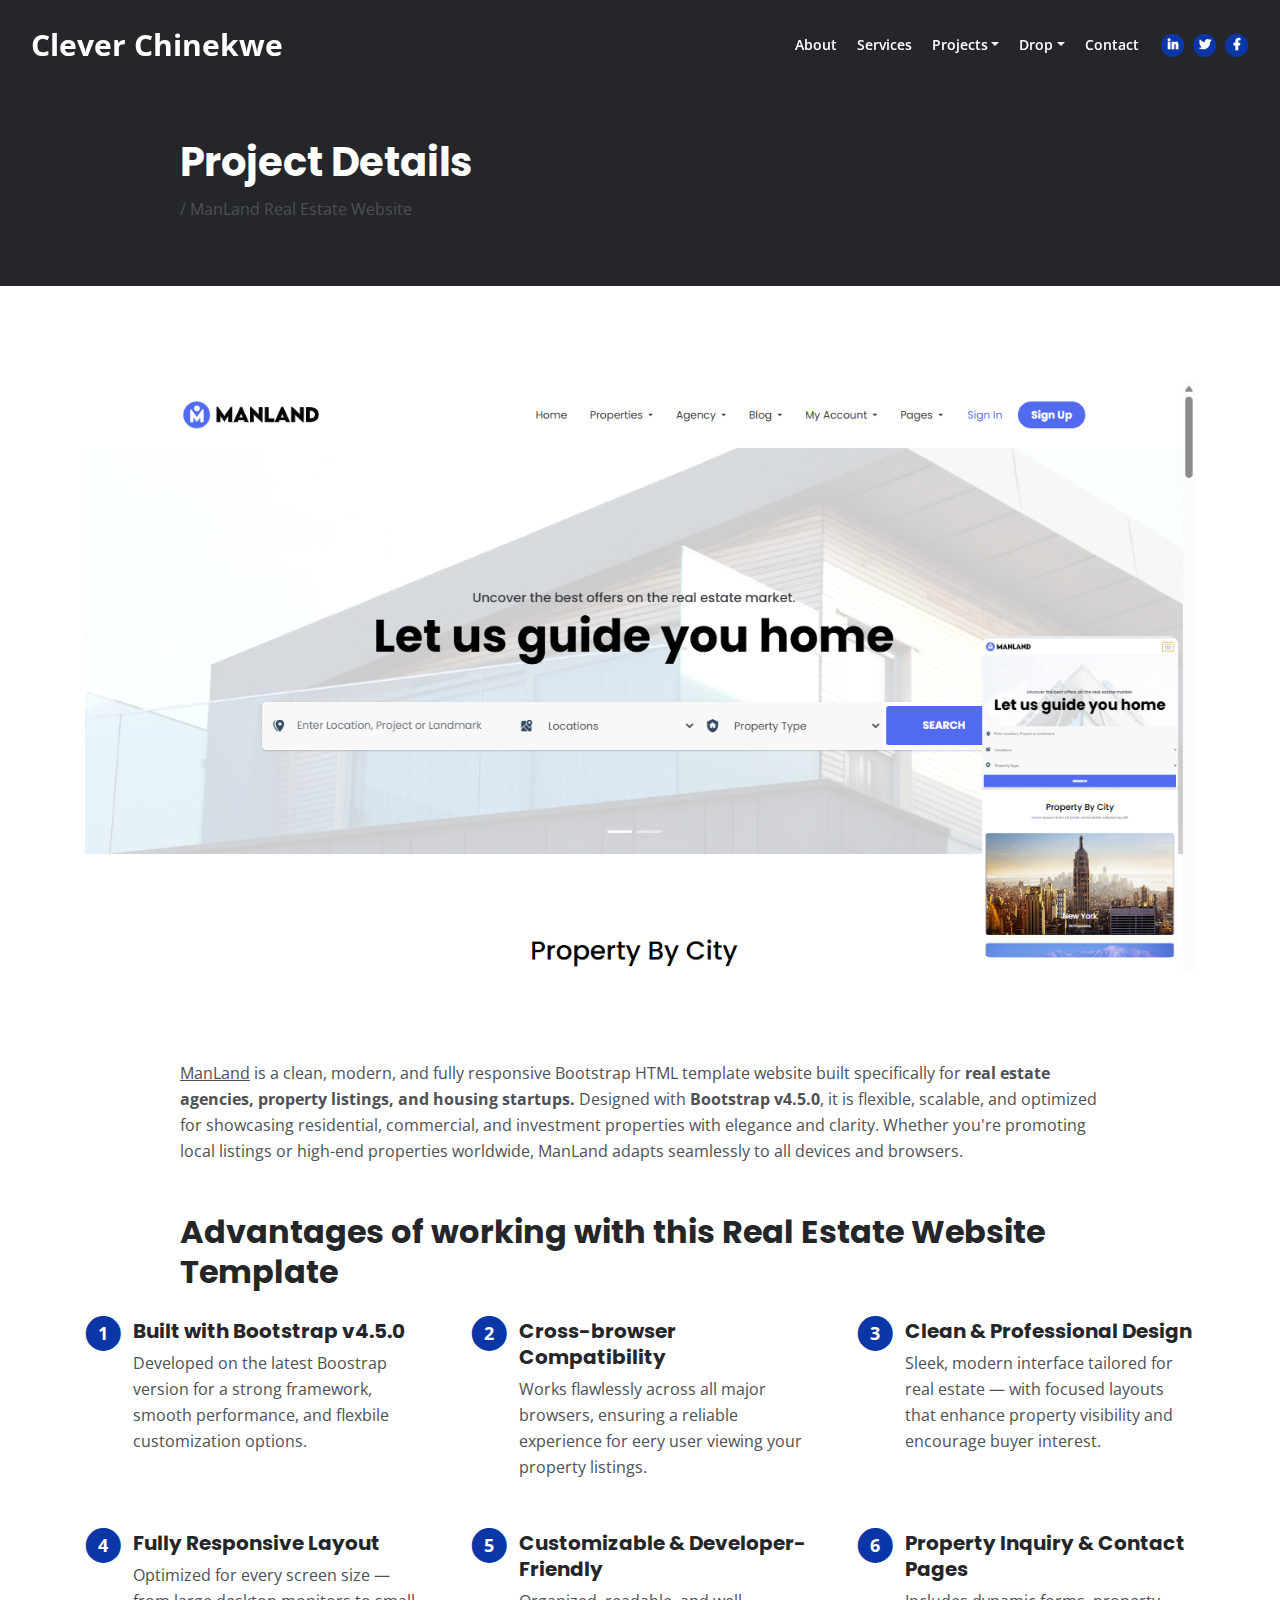
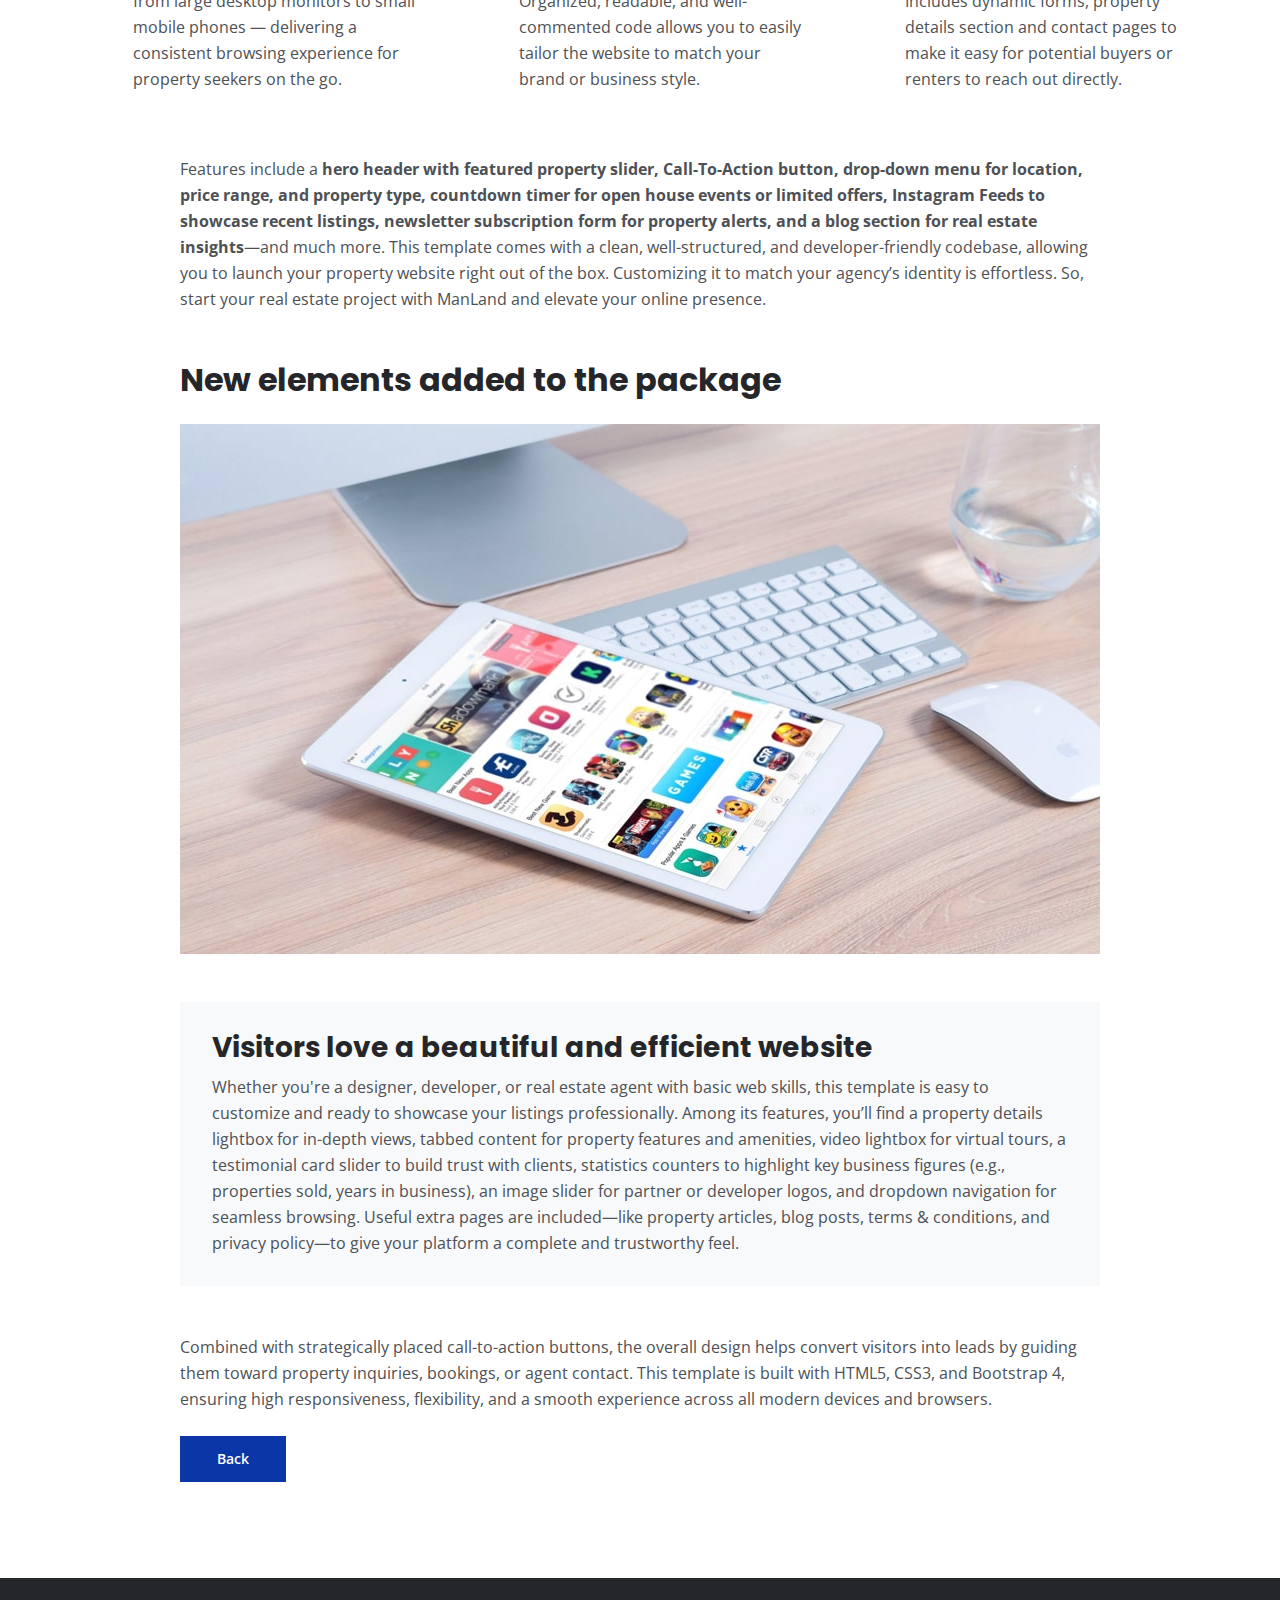
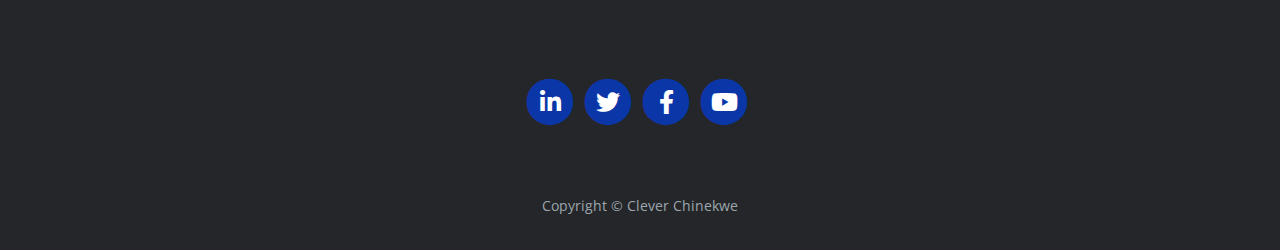
<file: project_2_manLand.html>
<!DOCTYPE html>
<html lang="en">
  <meta http-equiv="content-type" content="text/html;charset=utf-8" />

  <head>
    <meta charset="utf-8" />
    <meta
      name="viewport"
      content="width=device-width, initial-scale=1, shrink-to-fit=no"
    />
    <!-- Title Tag -->
    <title>
      Modern Real Estate Website UI – ManLand Project | Clever Chinekwe
      Portfolio
    </title>

    <!-- Meta Description -->
    <meta
      name="description"
      content="View ManLand – a sleek, responsive real estate website UI designed by Clever Chinekwe. Perfect for luxury property brands, realtors, and real estate platforms."
    />

    <!-- Meta Keywords -->
    <meta
      name="keywords"
      content="real estate website design, property UI, realtor web design, ManLand project, real estate UI, modern real estate portfolio, Clever Chinekwe, property listing UI"
    />

    <!-- Author -->
    <meta name="author" content="Clever Chinekwe" />

    <!-- Open Graph Tags (for Facebook, LinkedIn, etc.) -->
    <meta
      property="og:title"
      content="ManLand – Modern Real Estate Website Design by Clever Chinekwe"
    />
    <meta
      property="og:description"
      content="A clean and responsive UI design for luxury real estate brands and property listing platforms. View Clever Chinekwe’s creative web portfolio."
    />
    <meta
      property="og:url"
      content="https://cleverchinekwe99-portfolio.vercel.app/project_2_manLand.html"
    />
    <meta
      property="og:image"
      content="https://cleverchinekwe99-portfolio.vercel.app/images/project_2.png"
    />
    <!-- Replace with your project thumbnail URL -->
    <meta property="og:type" content="website" />

    <!-- Twitter Card Tags -->
    <meta name="twitter:card" content="summary_large_image" />
    <meta
      name="twitter:title"
      content="ManLand – Real Estate Website UI by Clever Chinekwe"
    />
    <meta
      name="twitter:description"
      content="Explore a responsive UI design for real estate businesses and property listing platforms. A project by Clever Chinekwe."
    />
    <meta
      name="twitter:image"
      content="https://cleverchinekwe99-portfolio.vercel.app/images/project_2.png"
    />
    <!-- Replace with correct image URL -->

    <!-- Styles -->
    <link rel="preconnect" href="https://fonts.gstatic.com/" />
    <link
      href="https://fonts.googleapis.com/css2?family=Open+Sans:ital,wght@0,400;0,600;0,700;1,400&amp;family=Poppins:wght@600&amp;display=swap"
      rel="stylesheet"
    />
    <link rel="stylesheet" href="https://cdn.lineicons.com/3.0/lineicons.css" />
    <link href="css/bootstrap.css" rel="stylesheet" />
    <link href="css/fontawesome-all.css" rel="stylesheet" />
    <link href="css/styles.css" rel="stylesheet" />

    <!-- Favicon  -->
    <link rel="icon" href="images/favicon.png" />
  </head>

  <body data-spy="scroll" data-target=".fixed-top">
    <!-- navigation -->
    <nav class="navbar navbar-expand-lg fixed-top navbar-dark">
      <div class="container">
        <!-- Image Logo -->
        <!-- <a class="navbar-brand logo-image" href="index.html"><img src="images/logo.svg" alt="clever_chinekwe_logo"></a>   -->

        <!-- Text Logo - Use this if you don't have a graphic logo -->
        <a class="navbar-brand logo-text page-scroll" href="index.html"
          >Clever Chinekwe</a
        >

        <button
          class="navbar-toggler p-0 border-0"
          type="button"
          data-toggle="offcanvas"
        >
          <span class="navbar-toggler-icon"></span>
        </button>

        <div
          class="navbar-collapse offcanvas-collapse"
          id="navbarsExampleDefault"
        >
          <ul class="navbar-nav ml-auto">
            <!-- <li class="nav-item">
                        <a class="nav-link page-scroll" href="#header">Home <span class="sr-only">(current)</span></a>
                    </li> -->
            <li class="nav-item">
              <a class="nav-link page-scroll" href="index.html#about">About</a>
            </li>
            <li class="nav-item">
              <a class="nav-link page-scroll" href="index.html#services"
                >Services</a
              >
            </li>
            <li class="nav-item dropdown">
              <a
                class="nav-link dropdown-toggle"
                href="#"
                id="dropdown01"
                data-toggle="dropdown"
                aria-haspopup="true"
                aria-expanded="false"
                >Projects</a
              >
              <div class="dropdown-menu" aria-labelledby="dropdown01">
                <a
                  class="dropdown-item page-scroll"
                  href="project_1_maleFashion.html"
                  >MaleFashion - Ecommerce</a
                >
                <div class="dropdown-divider"></div>
                <a
                  class="dropdown-item page-scroll"
                  href="project_2_manLand.html"
                  >ManLand - Real Estate</a
                >
                <div class="dropdown-divider"></div>
                <a class="dropdown-item page-scroll" href="project_3_motoz.html"
                  >Motoz - Vehicle Dealer</a
                >
                <div class="dropdown-divider"></div>
                <a
                  class="dropdown-item page-scroll"
                  href="project_4_Infine.html"
                  >Infine - Business Coach</a
                >
                <div class="dropdown-divider"></div>
                <a
                  class="dropdown-item page-scroll"
                  href="project_5_hairsal.html"
                  >Hairsal - Beauty &amp;Make Up</a
                >
              </div>
            </li>
            <li class="nav-item dropdown">
              <a
                class="nav-link dropdown-toggle"
                href="#"
                id="dropdown01"
                data-toggle="dropdown"
                aria-haspopup="true"
                aria-expanded="false"
                >Drop</a
              >
              <div class="dropdown-menu" aria-labelledby="dropdown01">
                <div class="dropdown-divider"></div>
                <a class="dropdown-item page-scroll" href="terms.html"
                  >Terms Conditions</a
                >
                <div class="dropdown-divider"></div>
                <a class="dropdown-item page-scroll" href="privacy.html"
                  >Privacy Policy</a
                >
              </div>
            </li>
            <li class="nav-item">
              <a class="nav-link page-scroll" href="index.html#contact"
                >Contact</a
              >
            </li>
          </ul>
          <span class="nav-item social-icons">
            <span class="fa-stack">
              <a
                href="https://www.linkedin.com/in/cleverchinekwe99"
                target="_blank"
              >
                <i class="fas fa-circle fa-stack-2x"></i>
                <i class="fab fa-linkedin-in fa-stack-1x"></i>
              </a>
            </span>
            <span class="fa-stack">
              <a href="https://www.x.com/clever_chinek" target="_blank">
                <i class="fas fa-circle fa-stack-2x"></i>
                <i class="fab fa-twitter fa-stack-1x"></i>
              </a>
            </span>
            <span class="fa-stack">
              <a
                href="https://facebook.com/groups/505875082529699/"
                target="_blank"
              >
                <i class="fas fa-circle fa-stack-2x"></i>
                <i class="fab fa-facebook-f fa-stack-1x"></i>
              </a>
            </span>
          </span>
        </div>
        <!-- end of navbar-collapse -->
      </div>
      <!-- end of container -->
    </nav>
    <!-- end of navbar -->
    <!-- end of navigation -->

    <!-- Header -->
    <header class="ex-header">
      <div class="container">
        <div class="row">
          <div class="col-xl-10 offset-xl-1">
            <h1>Project Details</h1>
            <span>/ ManLand Real Estate Website</span>
          </div>
          <!-- end of col -->
        </div>
        <!-- end of row -->
      </div>
      <!-- end of container -->
    </header>
    <!-- end of ex-header -->
    <!-- end of header -->

    <!-- Basic -->
    <div class="ex-basic-1 pt-5 pb-5">
      <div class="container">
        <div class="row">
          <div class="col-lg-12">
            <img
              class="img-fluid mt-5 mb-3"
              src="images/project_2.png"
              alt="alternative"
            />
          </div>
          <!-- end of col -->
        </div>
        <!-- end of row -->
      </div>
      <!-- end of container -->
    </div>
    <!-- end of ex-basic-1 -->
    <!-- end of basic -->

    <!-- Basic -->
    <div class="ex-basic-1 pt-4">
      <div class="container">
        <div class="row">
          <div class="col-xl-10 offset-xl-1">
            <p>
              <a href="https://tinyurl.com/5ayej2e7" target="_blank">ManLand</a>
              is a clean, modern, and fully responsive Bootstrap HTML template
              website built specifically for
              <strong
                >real estate agencies, property listings, and housing
                startups.</strong
              >
              Designed with <strong>Bootstrap v4.5.0</strong>, it is flexible,
              scalable, and optimized for showcasing residential, commercial,
              and investment properties with elegance and clarity. Whether
              you're promoting local listings or high-end properties worldwide,
              ManLand adapts seamlessly to all devices and browsers.
            </p>

            <h2 class="mt-5">
              Advantages of working with this Real Estate Website Template
            </h2>
          </div>
          <!-- end of col -->
        </div>
        <!-- end of row -->
      </div>
      <!-- end of container -->
    </div>
    <!-- end of ex-basic-1 -->
    <!-- end of basic -->

    <!-- Cards -->
    <div class="ex-cards-1 pt-3 pb-3">
      <div class="container">
        <div class="row">
          <div class="col-lg-12">
            <!-- Card -->
            <div class="card">
              <ul class="list-unstyled">
                <li class="media">
                  <span class="fa-stack">
                    <span class="fas fa-circle fa-stack-2x"></span>
                    <span class="fa-stack-1x">1</span>
                  </span>
                  <div class="media-body">
                    <h5>Built with Bootstrap v4.5.0</h5>
                    <p>
                      Developed on the latest Boostrap version for a strong
                      framework, smooth performance, and flexbile customization
                      options.
                    </p>
                  </div>
                </li>
              </ul>
            </div>
            <!-- end of card -->
            <!-- end of card -->

            <!-- Card -->
            <div class="card">
              <ul class="list-unstyled">
                <li class="media">
                  <span class="fa-stack">
                    <span class="fas fa-circle fa-stack-2x"></span>
                    <span class="fa-stack-1x">2</span>
                  </span>
                  <div class="media-body">
                    <h5>Cross-browser Compatibility</h5>
                    <p>
                      Works flawlessly across all major browsers, ensuring a
                      reliable experience for eery user viewing your property
                      listings.
                    </p>
                  </div>
                </li>
              </ul>
            </div>
            <!-- end of card -->
            <!-- end of card -->

            <!-- Card -->
            <div class="card">
              <ul class="list-unstyled">
                <li class="media">
                  <span class="fa-stack">
                    <span class="fas fa-circle fa-stack-2x"></span>
                    <span class="fa-stack-1x">3</span>
                  </span>
                  <div class="media-body">
                    <h5>Clean &amp; Professional Design</h5>
                    <p>
                      Sleek, modern interface tailored for real estate — with
                      focused layouts that enhance property visibility and
                      encourage buyer interest.
                    </p>
                  </div>
                </li>
              </ul>
            </div>
            <!-- end of card -->
            <!-- end of card -->
          </div>
          <!-- end of col -->
        </div>
        <!-- end of row -->
      </div>
      <!-- end of container -->
    </div>
    <!-- end of ex-cards-1 -->
    <!-- end of cards -->

    <!-- Cards -->
    <div class="ex-cards-1 pb-3">
      <div class="container">
        <div class="row">
          <div class="col-lg-12">
            <!-- Card -->
            <div class="card">
              <ul class="list-unstyled">
                <li class="media">
                  <span class="fa-stack">
                    <span class="fas fa-circle fa-stack-2x"></span>
                    <span class="fa-stack-1x">4</span>
                  </span>
                  <div class="media-body">
                    <h5>Fully Responsive Layout</h5>
                    <p>
                      Optimized for every screen size — from large desktop
                      monitors to small mobile phones — delivering a consistent
                      browsing experience for property seekers on the go.
                    </p>
                  </div>
                </li>
              </ul>
            </div>
            <!-- end of card -->
            <!-- end of card -->

            <!-- Card -->
            <div class="card">
              <ul class="list-unstyled">
                <li class="media">
                  <span class="fa-stack">
                    <span class="fas fa-circle fa-stack-2x"></span>
                    <span class="fa-stack-1x">5</span>
                  </span>
                  <div class="media-body">
                    <h5>Customizable &amp; Developer-Friendly</h5>
                    <p>
                      Organized, readable, and well-commented code allows you to
                      easily tailor the website to match your brand or business
                      style.
                    </p>
                  </div>
                </li>
              </ul>
            </div>
            <!-- end of card -->
            <!-- end of card -->

            <!-- Card -->
            <div class="card">
              <ul class="list-unstyled">
                <li class="media">
                  <span class="fa-stack">
                    <span class="fas fa-circle fa-stack-2x"></span>
                    <span class="fa-stack-1x">6</span>
                  </span>
                  <div class="media-body">
                    <h5>Property Inquiry &amp; Contact Pages</h5>
                    <p>
                      Includes dynamic forms, property details section and
                      contact pages to make it easy for potential buyers or
                      renters to reach out directly.
                    </p>
                  </div>
                </li>
              </ul>
            </div>
            <!-- end of card -->
            <!-- end of card -->
          </div>
          <!-- end of col -->
        </div>
        <!-- end of row -->
      </div>
      <!-- end of container -->
    </div>
    <!-- end of ex-cards-1 -->
    <!-- end of cards -->

    <!-- Basic -->
    <div class="ex-basic-1 pt-3 pb-5">
      <div class="container">
        <div class="row">
          <div class="col-xl-10 offset-xl-1">
            <p class="mb-5">
              Features include a
              <strong
                >hero header with featured property slider, Call-To-Action
                button, drop-down menu for location, price range, and property
                type, countdown timer for open house events or limited offers,
                Instagram Feeds to showcase recent listings, newsletter
                subscription form for property alerts, and a blog section for
                real estate insights</strong
              >—and much more. This template comes with a clean,
              well-structured, and developer-friendly codebase, allowing you to
              launch your property website right out of the box. Customizing it
              to match your agency’s identity is effortless. So, start your real
              estate project with ManLand and elevate your online presence.
            </p>

            <h2 class="mb-4">New elements added to the package</h2>
            <img
              class="img-fluid mb-5"
              src="images/project-details-small.jpg"
              alt="alternative"
            />
            <div class="text-box mb-5">
              <h3>Visitors love a beautiful and efficient website</h3>
              <p>
                Whether you're a designer, developer, or real estate agent with
                basic web skills, this template is easy to customize and ready
                to showcase your listings professionally. Among its features,
                you’ll find a property details lightbox for in-depth views,
                tabbed content for property features and amenities, video
                lightbox for virtual tours, a testimonial card slider to build
                trust with clients, statistics counters to highlight key
                business figures (e.g., properties sold, years in business), an
                image slider for partner or developer logos, and dropdown
                navigation for seamless browsing. Useful extra pages are
                included—like property articles, blog posts, terms & conditions,
                and privacy policy—to give your platform a complete and
                trustworthy feel.
              </p>
            </div>
            <!-- end of text-box -->
            <p class="mb-4">
              Combined with strategically placed call-to-action buttons, the
              overall design helps convert visitors into leads by guiding them
              toward property inquiries, bookings, or agent contact. This
              template is built with HTML5, CSS3, and Bootstrap 4, ensuring high
              responsiveness, flexibility, and a smooth experience across all
              modern devices and browsers.
            </p>
            <a class="btn-solid-reg mb-5" href="index.html">Back</a>
          </div>
          <!-- end of col -->
        </div>
        <!-- end of row -->
      </div>
      <!-- end of container -->
    </div>
    <!-- end of ex-basic-1 -->
    <!-- end of basic -->

    <!-- Footer -->
    <div class="footer bg-gray">
      <div class="container">
        <div class="row">
          <div class="col-lg-12">
            <div class="social-container">
              <span class="fa-stack">
                <a
                  href="https://www.linkedin.com/in/cleverchinekwe99"
                  target="_blank"
                >
                  <i class="fas fa-circle fa-stack-2x"></i>
                  <i class="fab fa-linkedin-in fa-stack-1x"></i>
                </a>
              </span>
              <span class="fa-stack">
                <a href="https://www.x.com/clever_chinek" target="_blank">
                  <i class="fas fa-circle fa-stack-2x"></i>
                  <i class="fab fa-twitter fa-stack-1x"></i>
                </a>
              </span>
              <span class="fa-stack">
                <a
                  href="web.facebook.com/groups/505875082529699/"
                  target="_blank"
                >
                  <i class="fas fa-circle fa-stack-2x"></i>
                  <i class="fab fa-facebook-f fa-stack-1x"></i>
                </a>
              </span>
              <!-- <span class="fa-stack">
                            <a href="#your-link">
                                <i class="fas fa-circle fa-stack-2x"></i>
                                <i class="fab fa-instagram fa-stack-1x"></i>
                            </a>
                        </span> -->
              <span class="fa-stack">
                <a href="#your-link">
                  <i class="fas fa-circle fa-stack-2x"></i>
                  <i class="fab fa-youtube fa-stack-1x"></i>
                </a>
              </span>
            </div>
            <!-- end of social-container -->
          </div>
          <!-- end of col -->
        </div>
        <!-- end of row -->
      </div>
      <!-- end of container -->
    </div>
    <!-- end of footer -->
    <!-- end of footer -->

    <!-- Copyright -->
    <div class="copyright bg-gray">
      <div class="container">
        <div class="row">
          <div class="col-lg-12">
            <p class="p-small">
              Copyright ©
              <a class="no-line" href="#your-link">Clever Chinekwe</a>
            </p>
          </div>
          <!-- end of col -->
        </div>
        <!-- enf of row -->
      </div>
      <!-- end of container -->

      <!-- <div class="container">
            <div class="row">
                <div class="col-lg-12">
                    <p class="p-small">Distributed By <a class="no-line" href="https://themewagon.com/">Themewagon</a></p>
                </div> 
            </div> 
        </div> end of container -->
    </div>
    <!-- end of copyright -->
    <!-- end of copyright -->

    <!-- Scripts -->
    <script src="js/jquery.min.js"></script>
    <!-- jQuery for Bootstrap's JavaScript plugins -->
    <script src="js/bootstrap.min.js"></script>
    <!-- Bootstrap framework -->
    <script src="js/jquery.easing.min.js"></script>
    <!-- jQuery Easing for smooth scrolling between anchors -->
    <script src="js/scripts.js"></script>
    <!-- Custom scripts -->

    <!--Start of Tawk.to Script-->
    <script type="text/javascript">
      var Tawk_API = Tawk_API || {},
        Tawk_LoadStart = new Date();
      (function () {
        var s1 = document.createElement("script"),
          s0 = document.getElementsByTagName("script")[0];
        s1.async = true;
        s1.src = "https://embed.tawk.to/6879f4603d9d30190be79f11/default";
        s1.charset = "UTF-8";
        s1.setAttribute("crossorigin", "*");
        s0.parentNode.insertBefore(s1, s0);
      })();
    </script>
    <!--End of Tawk.to Script-->
  </body>
</html>
</file>
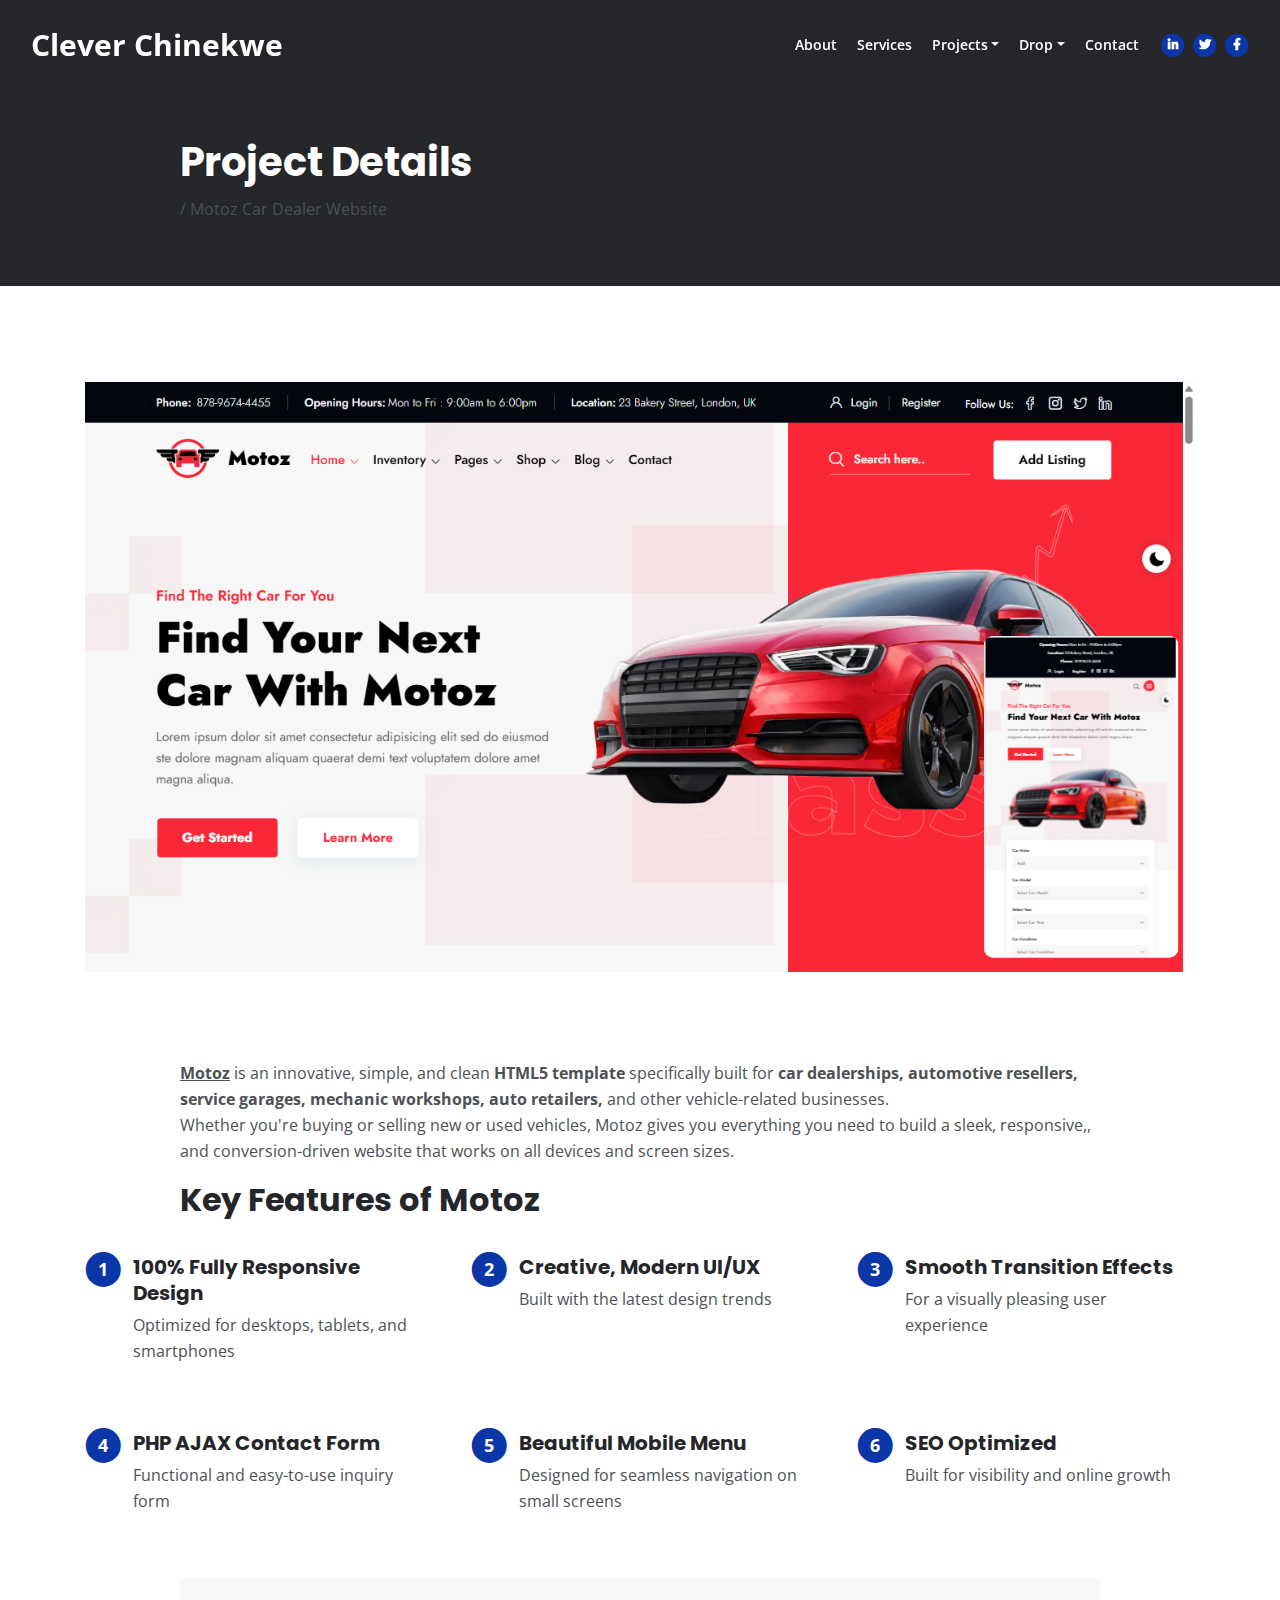
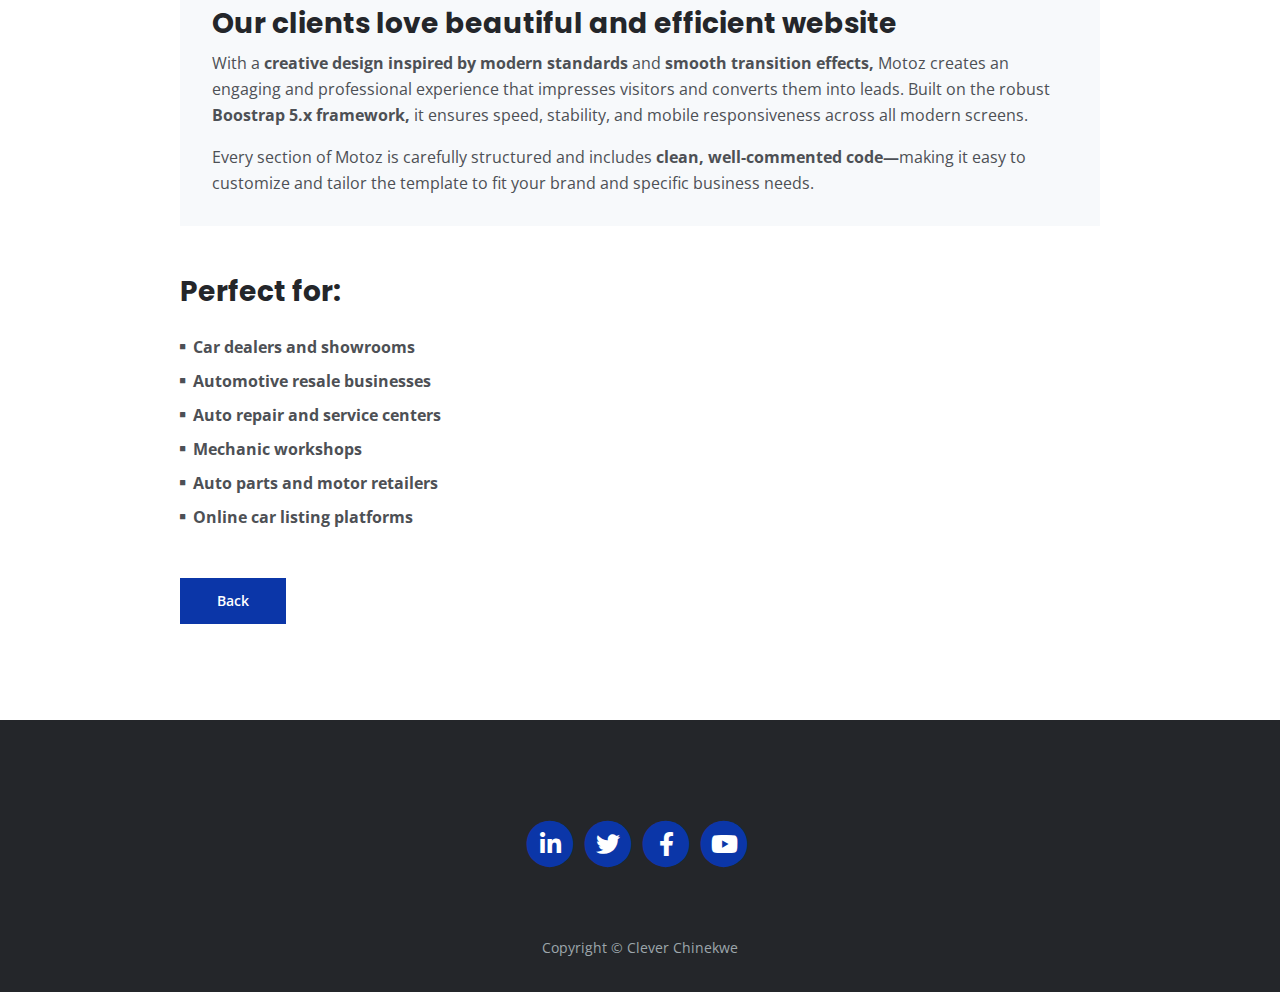
<file: project_3_motoz.html>
<!DOCTYPE html>
<html lang="en">
  <meta http-equiv="content-type" content="text/html;charset=utf-8" />

  <head>
    <meta charset="utf-8" />
    <meta
      name="viewport"
      content="width=device-width, initial-scale=1, shrink-to-fit=no"
    />
    <!-- Title -->
    <title>
      Motoz Auto Website UI – Vehicle & Car Dealership Design | Clever Chinekwe
      Portfolio
    </title>

    <!-- Meta Description -->
    <meta
      name="description"
      content="Discover Motoz – a modern, clean automotive website UI designed for car dealerships and vehicle service businesses. Created by Clever Chinekwe."
    />

    <!-- Meta Keywords -->
    <meta
      name="keywords"
      content="automobile website design, car dealership UI, automotive landing page, Motoz project, Clever Chinekwe, car sales website, auto service UI, vehicle portfolio design"
    />

    <!-- Author -->
    <meta name="author" content="Clever Chinekwe" />

    <!-- Open Graph (Facebook, LinkedIn, etc.) -->
    <meta
      property="og:title"
      content="Motoz – Automotive Website UI Design by Clever Chinekwe"
    />
    <meta
      property="og:description"
      content="Responsive UI for vehicle dealerships, car rentals, and auto services. A portfolio project by Clever Chinekwe."
    />
    <meta property="og:type" content="website" />
    <meta
      property="og:url"
      content="https://cleverchinekwe99-portfolio.vercel.app/project_3_motoz.html"
    />
    <meta
      property="og:image"
      content="https://cleverchinekwe99-portfolio.vercel.app/images/project_3.png"
    />
    <!-- Replace with real thumbnail image -->

    <!-- Twitter Card -->
    <meta name="twitter:card" content="summary_large_image" />
    <meta
      name="twitter:title"
      content="Motoz – Car Dealership Website Design | Clever Chinekwe"
    />
    <meta
      name="twitter:description"
      content="UI/UX design for a modern auto sales and vehicle service platform. Explore this featured project in Clever Chinekwe's portfolio."
    />
    <meta
      name="twitter:image"
      content="https://cleverchinekwe99-portfolio.vercel.app/images/project_3.png"
    />
    <!-- Replace with actual image URL -->

    <!-- Styles -->
    <link rel="preconnect" href="https://fonts.gstatic.com/" />
    <link
      href="https://fonts.googleapis.com/css2?family=Open+Sans:ital,wght@0,400;0,600;0,700;1,400&amp;family=Poppins:wght@600&amp;display=swap"
      rel="stylesheet"
    />
    <link rel="stylesheet" href="https://cdn.lineicons.com/3.0/lineicons.css" />
    <link href="css/bootstrap.css" rel="stylesheet" />
    <link href="css/fontawesome-all.css" rel="stylesheet" />
    <link href="css/styles.css" rel="stylesheet" />

    <!-- Favicon  -->
    <link rel="icon" href="images/favicon.png" />
  </head>

  <body data-spy="scroll" data-target=".fixed-top">
    <!-- navigation -->
    <nav class="navbar navbar-expand-lg fixed-top navbar-dark">
      <div class="container">
        <!-- Image Logo -->
        <!-- <a class="navbar-brand logo-image" href="index.html"><img src="images/logo.svg" alt="clever_chinekwe_logo"></a>   -->

        <!-- Text Logo - Use this if you don't have a graphic logo -->
        <a class="navbar-brand logo-text page-scroll" href="index.html"
          >Clever Chinekwe</a
        >

        <button
          class="navbar-toggler p-0 border-0"
          type="button"
          data-toggle="offcanvas"
        >
          <span class="navbar-toggler-icon"></span>
        </button>

        <div
          class="navbar-collapse offcanvas-collapse"
          id="navbarsExampleDefault"
        >
          <ul class="navbar-nav ml-auto">
            <!-- <li class="nav-item">
                        <a class="nav-link page-scroll" href="index.html">Home <span class="sr-only">(current)</span></a>
                    </li> -->
            <li class="nav-item">
              <a class="nav-link page-scroll" href="index.html#about">About</a>
            </li>
            <li class="nav-item">
              <a class="nav-link page-scroll" href="index.html#services"
                >Services</a
              >
            </li>
            <li class="nav-item dropdown">
              <a
                class="nav-link dropdown-toggle"
                href="#"
                id="dropdown01"
                data-toggle="dropdown"
                aria-haspopup="true"
                aria-expanded="false"
                >Projects</a
              >
              <div class="dropdown-menu" aria-labelledby="dropdown01">
                <a
                  class="dropdown-item page-scroll"
                  href="project_1_maleFashion.html"
                  >MaleFashion - Ecommerce</a
                >
                <div class="dropdown-divider"></div>
                <a
                  class="dropdown-item page-scroll"
                  href="project_2_manLand.html"
                  >ManLand - Real Estate</a
                >
                <div class="dropdown-divider"></div>
                <a class="dropdown-item page-scroll" href="project_3_motoz.html"
                  >Motoz - Vehicle Dealer</a
                >
                <div class="dropdown-divider"></div>
                <a
                  class="dropdown-item page-scroll"
                  href="project_4_Infine.html"
                  >Infine - Business Coach</a
                >
                <div class="dropdown-divider"></div>
                <a
                  class="dropdown-item page-scroll"
                  href="project_5_hairsal.html"
                  >Hairsal - Beauty &amp;Make Up</a
                >
              </div>
            </li>
            <li class="nav-item dropdown">
              <a
                class="nav-link dropdown-toggle"
                href="#"
                id="dropdown01"
                data-toggle="dropdown"
                aria-haspopup="true"
                aria-expanded="false"
                >Drop</a
              >
              <div class="dropdown-menu" aria-labelledby="dropdown01">
                <div class="dropdown-divider"></div>
                <a class="dropdown-item page-scroll" href="terms.html"
                  >Terms Conditions</a
                >
                <div class="dropdown-divider"></div>
                <a class="dropdown-item page-scroll" href="privacy.html"
                  >Privacy Policy</a
                >
              </div>
            </li>
            <li class="nav-item">
              <a class="nav-link page-scroll" href="index.html#contact"
                >Contact</a
              >
            </li>
          </ul>
          <span class="nav-item social-icons">
            <span class="fa-stack">
              <a
                href="https://www.linkedin.com/in/cleverchinekwe99"
                target="_blank"
              >
                <i class="fas fa-circle fa-stack-2x"></i>
                <i class="fab fa-linkedin-in fa-stack-1x"></i>
              </a>
            </span>
            <span class="fa-stack">
              <a href="https://www.x.com/clever_chinek" target="_blank">
                <i class="fas fa-circle fa-stack-2x"></i>
                <i class="fab fa-twitter fa-stack-1x"></i>
              </a>
            </span>
            <span class="fa-stack">
              <a
                href="https://facebook.com/groups/505875082529699/"
                target="_blank"
              >
                <i class="fas fa-circle fa-stack-2x"></i>
                <i class="fab fa-facebook-f fa-stack-1x"></i>
              </a>
            </span>
          </span>
        </div>
        <!-- end of navbar-collapse -->
      </div>
      <!-- end of container -->
    </nav>
    <!-- end of navbar -->
    <!-- end of navigation -->

    <!-- Header -->
    <header class="ex-header">
      <div class="container">
        <div class="row">
          <div class="col-xl-10 offset-xl-1">
            <h1>Project Details</h1>
            <span>/ Motoz Car Dealer Website</span>
          </div>
          <!-- end of col -->
        </div>
        <!-- end of row -->
      </div>
      <!-- end of container -->
    </header>
    <!-- end of ex-header -->
    <!-- end of header -->

    <!-- Basic -->
    <div class="ex-basic-1 pt-5 pb-5">
      <div class="container">
        <div class="row">
          <div class="col-lg-12">
            <img
              class="img-fluid mt-5 mb-3"
              src="images/project_3.png"
              alt="alternative"
            />
          </div>
          <!-- end of col -->
        </div>
        <!-- end of row -->
      </div>
      <!-- end of container -->
    </div>
    <!-- end of ex-basic-1 -->
    <!-- end of basic -->

    <!-- Basic -->
    <div class="ex-basic-1 pt-4">
      <div class="container">
        <div class="row">
          <div class="col-xl-10 offset-xl-1">
            <p>
              <strong><a href="https://tinyurl.com/ykwrj88b">Motoz</a></strong>
              is an innovative, simple, and clean
              <strong>HTML5 template</strong> specifically built for
              <strong
                >car dealerships, automotive resellers, service garages,
                mechanic workshops, auto retailers, </strong
              >and other vehicle-related businesses. <br />
              Whether you're buying or selling new or used vehicles, Motoz gives
              you everything you need to build a sleek, responsive,, and
              conversion-driven website that works on all devices and screen
              sizes.
            </p>

            <h2 class="mb-3">Key Features of Motoz</h2>
          </div>
          <!-- end of col -->
        </div>
        <!-- end of row -->
      </div>
      <!-- end of container -->
    </div>
    <!-- end of ex-basic-1 -->
    <!-- end of basic -->

    <!-- Cards -->
    <div class="ex-cards-1 pt-3 pb-3">
      <div class="container">
        <div class="row">
          <div class="col-lg-12">
            <!-- Card -->
            <div class="card">
              <ul class="list-unstyled">
                <li class="media">
                  <span class="fa-stack">
                    <span class="fas fa-circle fa-stack-2x"></span>
                    <span class="fa-stack-1x">1</span>
                  </span>
                  <div class="media-body">
                    <h5>100% Fully Responsive Design</h5>
                    <p>Optimized for desktops, tablets, and smartphones</p>
                  </div>
                </li>
              </ul>
            </div>
            <!-- end of card -->
            <!-- end of card -->

            <!-- Card -->
            <div class="card">
              <ul class="list-unstyled">
                <li class="media">
                  <span class="fa-stack">
                    <span class="fas fa-circle fa-stack-2x"></span>
                    <span class="fa-stack-1x">2</span>
                  </span>
                  <div class="media-body">
                    <h5>Creative, Modern UI/UX</h5>
                    <p>Built with the latest design trends</p>
                  </div>
                </li>
              </ul>
            </div>
            <!-- end of card -->
            <!-- end of card -->

            <!-- Card -->
            <div class="card">
              <ul class="list-unstyled">
                <li class="media">
                  <span class="fa-stack">
                    <span class="fas fa-circle fa-stack-2x"></span>
                    <span class="fa-stack-1x">3</span>
                  </span>
                  <div class="media-body">
                    <h5>Smooth Transition Effects</h5>
                    <p>For a visually pleasing user experience</p>
                  </div>
                </li>
              </ul>
            </div>
            <!-- end of card -->
            <!-- end of card -->
          </div>
          <!-- end of col -->
        </div>
        <!-- end of row -->
      </div>
      <!-- end of container -->
    </div>
    <!-- end of ex-cards-1 -->

    <div class="ex-cards-1 pt-3 pb-3">
      <div class="container">
        <div class="row">
          <div class="col-lg-12">
            <!-- Card -->
            <div class="card">
              <ul class="list-unstyled">
                <li class="media">
                  <span class="fa-stack">
                    <span class="fas fa-circle fa-stack-2x"></span>
                    <span class="fa-stack-1x">4</span>
                  </span>
                  <div class="media-body">
                    <h5>PHP AJAX Contact Form</h5>
                    <p>Functional and easy-to-use inquiry form</p>
                  </div>
                </li>
              </ul>
            </div>
            <!-- end of card -->
            <!-- end of card -->

            <!-- Card -->
            <div class="card">
              <ul class="list-unstyled">
                <li class="media">
                  <span class="fa-stack">
                    <span class="fas fa-circle fa-stack-2x"></span>
                    <span class="fa-stack-1x">5</span>
                  </span>
                  <div class="media-body">
                    <h5>Beautiful Mobile Menu</h5>
                    <p>Designed for seamless navigation on small screens</p>
                  </div>
                </li>
              </ul>
            </div>
            <!-- end of card -->
            <!-- end of card -->

            <!-- Card -->
            <div class="card">
              <ul class="list-unstyled">
                <li class="media">
                  <span class="fa-stack">
                    <span class="fas fa-circle fa-stack-2x"></span>
                    <span class="fa-stack-1x">6</span>
                  </span>
                  <div class="media-body">
                    <h5>SEO Optimized</h5>
                    <p>Built for visibility and online growth</p>
                  </div>
                </li>
              </ul>
            </div>
            <!-- end of card -->
            <!-- end of card -->
          </div>
          <!-- end of col -->
        </div>
        <!-- end of row -->
      </div>
      <!-- end of container -->
    </div>
    <!-- end of ex-cards-1 -->
    <!-- end of cards -->

    <!-- Basic -->
    <div class="ex-basic-1 pt-3 pb-5">
      <div class="container">
        <div class="row">
          <div class="col-xl-10 offset-xl-1">
            <div class="text-box mb-5">
              <h3>Our clients love beautiful and efficient website</h3>
              <p>
                With a
                <strong>creative design inspired by modern standards </strong
                >and <strong>smooth transition effects,</strong> Motoz creates
                an engaging and professional experience that impresses visitors
                and converts them into leads. Built on the robust
                <strong>Boostrap 5.x framework,</strong> it ensures speed,
                stability, and mobile responsiveness across all modern screens.
              </p>
              <p>
                Every section of Motoz is carefully structured and includes
                <strong>clean, well-commented code—</strong>making it easy to
                customize and tailor the template to fit your brand and specific
                business needs.
              </p>
            </div>
            <!-- end of text-box -->
            <h3 class="mb-4">Perfect for:</h3>
            <ul class="list-unstyled li-space-lg mb-5">
              <li class="media">
                <i class="fas fa-square"></i>
                <div class="media-body">
                  <strong>Car dealers and showrooms</strong>
                </div>
              </li>
              <li class="media">
                <i class="fas fa-square"></i>
                <div class="media-body">
                  <strong>Automotive resale businesses</strong>
                </div>
              </li>
              <li class="media">
                <i class="fas fa-square"></i>
                <div class="media-body">
                  <strong>Auto repair and service centers</strong>
                </div>
              </li>
              <li class="media">
                <i class="fas fa-square"></i>
                <div class="media-body">
                  <strong>Mechanic workshops</strong>
                </div>
              </li>
              <li class="media">
                <i class="fas fa-square"></i>
                <div class="media-body">
                  <strong>Auto parts and motor retailers</strong>
                </div>
              </li>
              <li class="media">
                <i class="fas fa-square"></i>
                <div class="media-body">
                  <strong>Online car listing platforms</strong>
                </div>
              </li>
            </ul>

            <a class="btn-solid-reg mb-5" href="index.html">Back</a>
          </div>
          <!-- end of col -->
        </div>
        <!-- end of row -->
      </div>
      <!-- end of container -->
    </div>
    <!-- end of ex-basic-1 -->
    <!-- end of basic -->

    <!-- Footer -->
    <div class="footer bg-gray">
      <div class="container">
        <div class="row">
          <div class="col-lg-12">
            <div class="social-container">
              <span class="fa-stack">
                <a
                  href="https://www.linkedin.com/in/cleverchinekwe99"
                  target="_blank"
                >
                  <i class="fas fa-circle fa-stack-2x"></i>
                  <i class="fab fa-linkedin-in fa-stack-1x"></i>
                </a>
              </span>
              <span class="fa-stack">
                <a href="https://www.x.com/clever_chinek" target="_blank">
                  <i class="fas fa-circle fa-stack-2x"></i>
                  <i class="fab fa-twitter fa-stack-1x"></i>
                </a>
              </span>
              <span class="fa-stack">
                <a
                  href="web.facebook.com/groups/505875082529699/"
                  target="_blank"
                >
                  <i class="fas fa-circle fa-stack-2x"></i>
                  <i class="fab fa-facebook-f fa-stack-1x"></i>
                </a>
              </span>
              <!-- <span class="fa-stack">
                            <a href="#your-link">
                                <i class="fas fa-circle fa-stack-2x"></i>
                                <i class="fab fa-instagram fa-stack-1x"></i>
                            </a>
                        </span> -->
              <span class="fa-stack">
                <a href="#your-link">
                  <i class="fas fa-circle fa-stack-2x"></i>
                  <i class="fab fa-youtube fa-stack-1x"></i>
                </a>
              </span>
            </div>
            <!-- end of social-container -->
          </div>
          <!-- end of col -->
        </div>
        <!-- end of row -->
      </div>
      <!-- end of container -->
    </div>
    <!-- end of footer -->
    <!-- end of footer -->

    <!-- Copyright -->
    <div class="copyright bg-gray">
      <div class="container">
        <div class="row">
          <div class="col-lg-12">
            <p class="p-small">
              Copyright ©
              <a class="no-line" href="#your-link">Clever Chinekwe</a>
            </p>
          </div>
          <!-- end of col -->
        </div>
        <!-- enf of row -->
      </div>
      <!-- end of container -->

      <!-- <div class="container">
            <div class="row">
                <div class="col-lg-12">
                    <p class="p-small">Distributed By <a class="no-line" href="https://themewagon.com/">Themewagon</a></p>
                </div> 
            </div> 
        </div> end of container -->
    </div>
    <!-- end of copyright -->
    <!-- end of copyright -->

    <!-- Scripts -->
    <script src="js/jquery.min.js"></script>
    <!-- jQuery for Bootstrap's JavaScript plugins -->
    <script src="js/bootstrap.min.js"></script>
    <!-- Bootstrap framework -->
    <script src="js/jquery.easing.min.js"></script>
    <!-- jQuery Easing for smooth scrolling between anchors -->
    <script src="js/scripts.js"></script>
    <!-- Custom scripts -->

    <!--Start of Tawk.to Script-->
    <script type="text/javascript">
      var Tawk_API = Tawk_API || {},
        Tawk_LoadStart = new Date();
      (function () {
        var s1 = document.createElement("script"),
          s0 = document.getElementsByTagName("script")[0];
        s1.async = true;
        s1.src = "https://embed.tawk.to/6879f4603d9d30190be79f11/default";
        s1.charset = "UTF-8";
        s1.setAttribute("crossorigin", "*");
        s0.parentNode.insertBefore(s1, s0);
      })();
    </script>
    <!--End of Tawk.to Script-->
  </body>
</html>
</file>
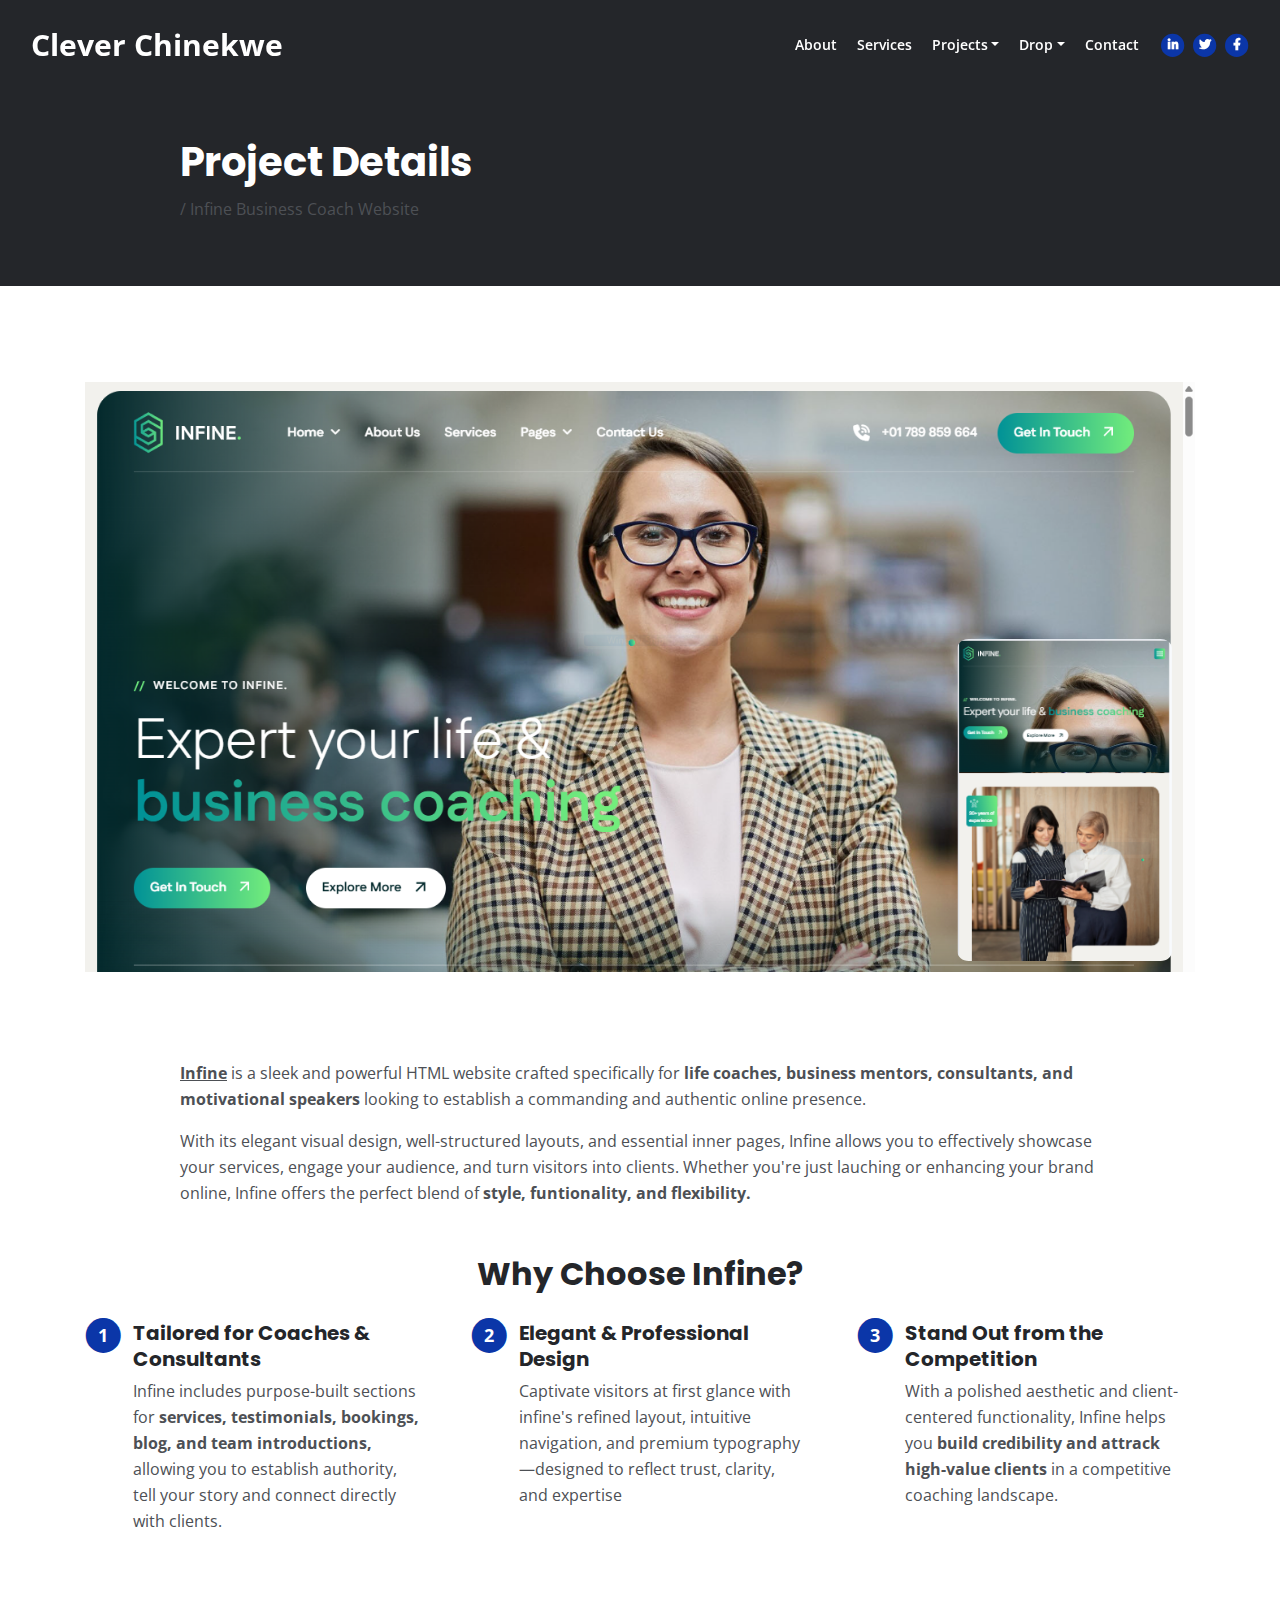
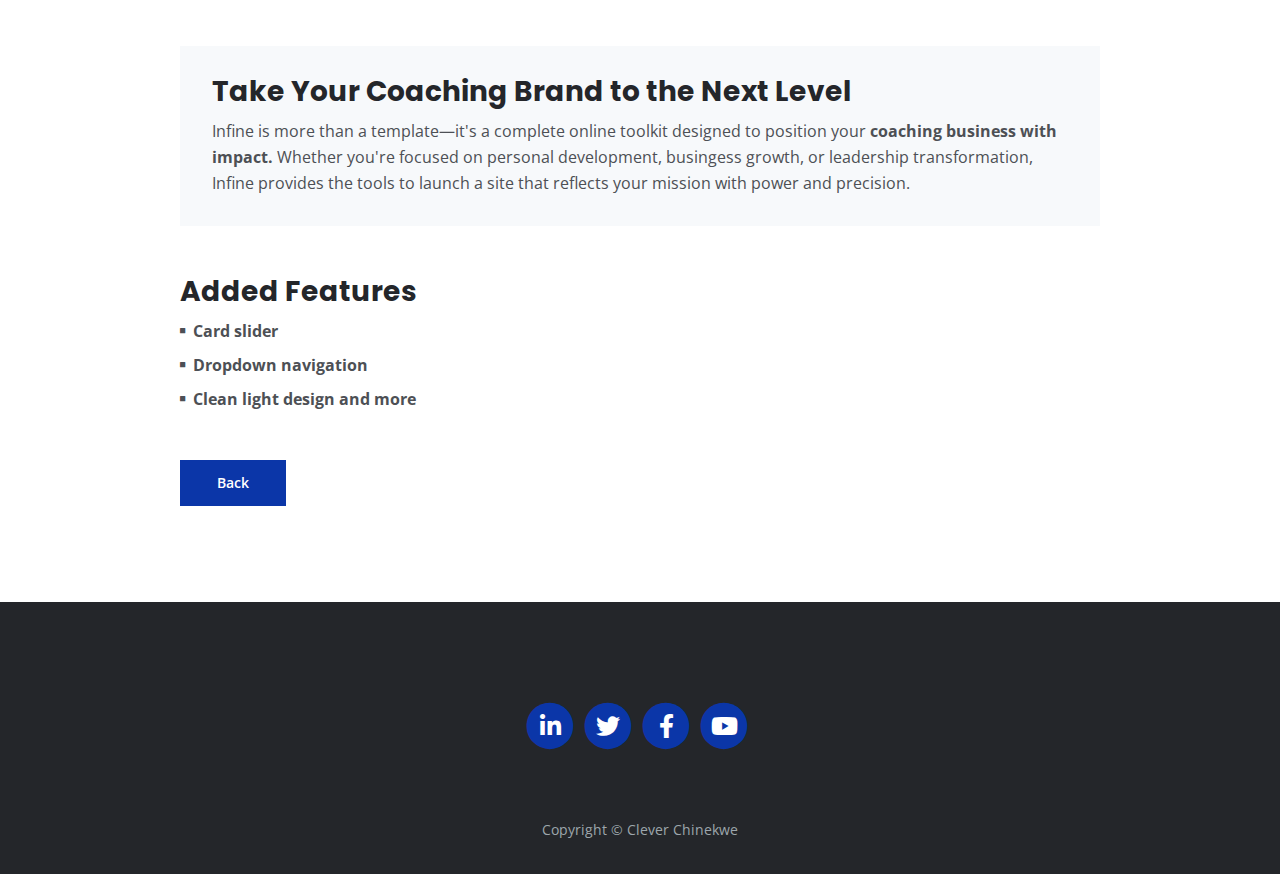
<file: project_4_Infine.html>
<!DOCTYPE html>
<html lang="en">
  <meta http-equiv="content-type" content="text/html;charset=utf-8" />

  <head>
    <meta charset="utf-8" />
    <meta
      name="viewport"
      content="width=device-width, initial-scale=1, shrink-to-fit=no"
    />
    <!-- Title -->
    <title>
      Infine – Business & SaaS UI Design Project | Clever Chinekwe Portfolio
    </title>

    <!-- Meta Description -->
    <meta
      name="description"
      content="Explore Infine – a clean, modern business/SaaS website UI design created by Clever Chinekwe. Ideal for startups, fintechs, and enterprise service platforms."
    />

    <!-- Meta Keywords -->
    <meta
      name="keywords"
      content="business UI design, SaaS website design, Infine UI, Clever Chinekwe, portfolio project, fintech landing page, tech startup web design, clean UI project, SaaS UI kit"
    />

    <!-- Author -->
    <meta name="author" content="Clever Chinekwe" />

    <!-- Open Graph (for Facebook, LinkedIn) -->
    <meta
      property="og:title"
      content="Infine – SaaS & Business Website UI Design by Clever Chinekwe"
    />
    <meta
      property="og:description"
      content="A responsive and professional web UI for SaaS, fintech, or enterprise platforms. Designed as part of Clever Chinekwe’s creative portfolio."
    />
    <meta property="og:type" content="website" />
    <meta
      property="og:url"
      content="https://cleverchinekwe99-portfolio.vercel.app/project_4_Infine.html"
    />
    <meta
      property="og:image"
      content="https://cleverchinekwe99-portfolio.vercel.app/images/project_4.png"
    />
    <!-- Replace with actual thumbnail image URL -->

    <!-- Twitter Card -->
    <meta name="twitter:card" content="summary_large_image" />
    <meta
      name="twitter:title"
      content="Infine – Business & SaaS UI Project | Clever Chinekwe"
    />
    <meta
      name="twitter:description"
      content="Check out Infine, a sleek and professional website design tailored for SaaS and tech startups. A UI/UX project by Clever Chinekwe."
    />
    <meta
      name="twitter:image"
      content="https://cleverchinekwe99-portfolio.vercel.app/images/project_4.png"
    />
    <!-- Replace with actual thumbnail image -->

    <!-- Styles -->
    <link rel="preconnect" href="https://fonts.gstatic.com/" />
    <link
      href="https://fonts.googleapis.com/css2?family=Open+Sans:ital,wght@0,400;0,600;0,700;1,400&amp;family=Poppins:wght@600&amp;display=swap"
      rel="stylesheet"
    />
    <link rel="stylesheet" href="https://cdn.lineicons.com/3.0/lineicons.css" />
    <link href="css/bootstrap.css" rel="stylesheet" />
    <link href="css/fontawesome-all.css" rel="stylesheet" />
    <link href="css/styles.css" rel="stylesheet" />

    <!-- Favicon  -->
    <link rel="icon" href="images/favicon.png" />
  </head>

  <body data-spy="scroll" data-target=".fixed-top">
    <!-- navigation -->
    <nav class="navbar navbar-expand-lg fixed-top navbar-dark">
      <div class="container">
        <!-- Image Logo -->
        <!-- <a class="navbar-brand logo-image" href="index.html"><img src="images/logo.svg" alt="clever_chinekwe_logo"></a>   -->

        <!-- Text Logo - Use this if you don't have a graphic logo -->
        <a class="navbar-brand logo-text page-scroll" href="index.html"
          >Clever Chinekwe</a
        >

        <button
          class="navbar-toggler p-0 border-0"
          type="button"
          data-toggle="offcanvas"
        >
          <span class="navbar-toggler-icon"></span>
        </button>

        <div
          class="navbar-collapse offcanvas-collapse"
          id="navbarsExampleDefault"
        >
          <ul class="navbar-nav ml-auto">
            <!-- <li class="nav-item">
                        <a class="nav-link page-scroll" href="index.html">Home <span class="sr-only">(current)</span></a>
                    </li> -->
            <li class="nav-item">
              <a class="nav-link page-scroll" href="index.html#about">About</a>
            </li>
            <li class="nav-item">
              <a class="nav-link page-scroll" href="index.html#services"
                >Services</a
              >
            </li>
            <li class="nav-item dropdown">
              <a
                class="nav-link dropdown-toggle"
                href="#"
                id="dropdown01"
                data-toggle="dropdown"
                aria-haspopup="true"
                aria-expanded="false"
                >Projects</a
              >
              <div class="dropdown-menu" aria-labelledby="dropdown01">
                <a
                  class="dropdown-item page-scroll"
                  href="project_1_maleFashion.html"
                  >MaleFashion - Ecommerce</a
                >
                <div class="dropdown-divider"></div>
                <a
                  class="dropdown-item page-scroll"
                  href="project_2_manLand.html"
                  >ManLand - Real Estate</a
                >
                <div class="dropdown-divider"></div>
                <a class="dropdown-item page-scroll" href="project_3_motoz.html"
                  >Motoz - Vehicle Dealer</a
                >
                <div class="dropdown-divider"></div>
                <a
                  class="dropdown-item page-scroll"
                  href="project_4_Infine.html"
                  >Infine - Business Coach</a
                >
                <div class="dropdown-divider"></div>
                <a
                  class="dropdown-item page-scroll"
                  href="project_5_hairsal.html"
                  >Hairsal - Beauty &amp;Make Up</a
                >
              </div>
            </li>
            <li class="nav-item dropdown">
              <a
                class="nav-link dropdown-toggle"
                href="#"
                id="dropdown01"
                data-toggle="dropdown"
                aria-haspopup="true"
                aria-expanded="false"
                >Drop</a
              >
              <div class="dropdown-menu" aria-labelledby="dropdown01">
                <div class="dropdown-divider"></div>
                <a class="dropdown-item page-scroll" href="terms.html"
                  >Terms Conditions</a
                >
                <div class="dropdown-divider"></div>
                <a class="dropdown-item page-scroll" href="privacy.html"
                  >Privacy Policy</a
                >
              </div>
            </li>
            <li class="nav-item">
              <a class="nav-link page-scroll" href="index.html#contact"
                >Contact</a
              >
            </li>
          </ul>
          <span class="nav-item social-icons">
            <span class="fa-stack">
              <a
                href="https://www.linkedin.com/in/cleverchinekwe99"
                target="_blank"
              >
                <i class="fas fa-circle fa-stack-2x"></i>
                <i class="fab fa-linkedin-in fa-stack-1x"></i>
              </a>
            </span>
            <span class="fa-stack">
              <a href="https://www.x.com/clever_chinek" target="_blank">
                <i class="fas fa-circle fa-stack-2x"></i>
                <i class="fab fa-twitter fa-stack-1x"></i>
              </a>
            </span>
            <span class="fa-stack">
              <a
                href="https://facebook.com/groups/505875082529699/"
                target="_blank"
              >
                <i class="fas fa-circle fa-stack-2x"></i>
                <i class="fab fa-facebook-f fa-stack-1x"></i>
              </a>
            </span>
          </span>
        </div>
        <!-- end of navbar-collapse -->
      </div>
      <!-- end of container -->
    </nav>
    <!-- end of navbar -->
    <!-- end of navigation -->

    <!-- Header -->
    <header class="ex-header">
      <div class="container">
        <div class="row">
          <div class="col-xl-10 offset-xl-1">
            <h1>Project Details</h1>
            <span>/ Infine Business Coach Website</span>
          </div>
          <!-- end of col -->
        </div>
        <!-- end of row -->
      </div>
      <!-- end of container -->
    </header>
    <!-- end of ex-header -->
    <!-- end of header -->

    <!-- Basic -->
    <div class="ex-basic-1 pt-5 pb-5">
      <div class="container">
        <div class="row">
          <div class="col-lg-12">
            <img
              class="img-fluid mt-5 mb-3"
              src="images/project_4.png"
              alt="alternative"
            />
          </div>
          <!-- end of col -->
        </div>
        <!-- end of row -->
      </div>
      <!-- end of container -->
    </div>
    <!-- end of ex-basic-1 -->
    <!-- end of basic -->

    <!-- Basic -->
    <div class="ex-basic-1 pt-4">
      <div class="container">
        <div class="row">
          <div class="col-xl-10 offset-xl-1">
            <p>
              <strong><a href="https://tinyurl.com/93v3u2vj">Infine</a></strong>
              is a sleek and powerful HTML website crafted specifically for
              <strong
                >life coaches, business mentors, consultants, and motivational
                speakers</strong
              >
              looking to establish a commanding and authentic online presence.
            </p>
            <p>
              With its elegant visual design, well-structured layouts, and
              essential inner pages, Infine allows you to effectively showcase
              your services, engage your audience, and turn visitors into
              clients. Whether you're just lauching or enhancing your brand
              online, Infine offers the perfect blend of
              <strong>style, funtionality, and flexibility.</strong>
            </p>

            <h2 class="mt-5 text-center">Why Choose Infine?</h2>
          </div>
          <!-- end of col -->
        </div>
        <!-- end of row -->
      </div>
      <!-- end of container -->
    </div>
    <!-- end of ex-basic-1 -->
    <!-- end of basic -->

    <!-- Cards -->
    <div class="ex-cards-1 pt-3 pb-3">
      <div class="container">
        <div class="row">
          <div class="col-lg-12">
            <!-- Card -->
            <div class="card">
              <ul class="list-unstyled">
                <li class="media">
                  <span class="fa-stack">
                    <span class="fas fa-circle fa-stack-2x"></span>
                    <span class="fa-stack-1x">1</span>
                  </span>
                  <div class="media-body">
                    <h5>Tailored for Coaches &amp; Consultants</h5>
                    <p>
                      Infine includes purpose-built sections for
                      <strong
                        >services, testimonials, bookings, blog, and team
                        introductions, </strong
                      >allowing you to establish authority, tell your story and
                      connect directly with clients.
                    </p>
                  </div>
                </li>
              </ul>
            </div>
            <!-- end of card -->
            <!-- end of card -->

            <!-- Card -->
            <div class="card">
              <ul class="list-unstyled">
                <li class="media">
                  <span class="fa-stack">
                    <span class="fas fa-circle fa-stack-2x"></span>
                    <span class="fa-stack-1x">2</span>
                  </span>
                  <div class="media-body">
                    <h5>Elegant &amp; Professional Design</h5>
                    <p>
                      Captivate visitors at first glance with infine's refined
                      layout, intuitive navigation, and premium
                      typography—designed to reflect trust, clarity, and
                      expertise
                    </p>
                  </div>
                </li>
              </ul>
            </div>
            <!-- end of card -->
            <!-- end of card -->

            <!-- Card -->
            <div class="card">
              <ul class="list-unstyled">
                <li class="media">
                  <span class="fa-stack">
                    <span class="fas fa-circle fa-stack-2x"></span>
                    <span class="fa-stack-1x">3</span>
                  </span>
                  <div class="media-body">
                    <h5>Stand Out from the Competition</h5>
                    <p>
                      With a polished aesthetic and client-centered
                      functionality, Infine helps you
                      <strong
                        >build credibility and attrack high-value
                        clients</strong
                      >
                      in a competitive coaching landscape.
                    </p>
                  </div>
                </li>
              </ul>
            </div>
            <!-- end of card -->
            <!-- end of card -->
          </div>
          <!-- end of col -->
        </div>
        <!-- end of row -->
      </div>
      <!-- end of container -->
    </div>
    <!-- end of ex-cards-1 -->
    <!-- end of cards -->

    <!-- Basic -->
    <div class="ex-basic-1 pt-3 pb-5">
      <div class="container">
        <div class="row">
          <div class="col-xl-10 offset-xl-1">
            <p class="mb-5"></p>

            <div class="text-box mb-5">
              <h3>Take Your Coaching Brand to the Next Level</h3>
              <p>
                Infine is more than a template—it's a complete online toolkit
                designed to position your
                <strong>coaching business with impact.</strong> Whether you're
                focused on personal development, busingess growth, or leadership
                transformation, Infine provides the tools to launch a site that
                reflects your mission with power and precision.
              </p>
            </div>
            <!-- end of text-box -->
            <h3>Added Features</h3>
            <ul class="list-unstyled li-space-lg mb-5">
              <li class="media">
                <i class="fas fa-square"></i>
                <div class="media-body"><strong>Card slider</strong></div>
              </li>
              <li class="media">
                <i class="fas fa-square"></i>
                <div class="media-body">
                  <strong>Dropdown navigation</strong>
                </div>
              </li>
              <li class="media">
                <i class="fas fa-square"></i>
                <div class="media-body">
                  <strong>Clean light design and more</strong>
                </div>
              </li>
            </ul>

            <a class="btn-solid-reg mb-5" href="index.html">Back</a>
          </div>
          <!-- end of col -->
        </div>
        <!-- end of row -->
      </div>
      <!-- end of container -->
    </div>
    <!-- end of ex-basic-1 -->
    <!-- end of basic -->

    <!-- Footer -->
    <div class="footer bg-gray">
      <div class="container">
        <div class="row">
          <div class="col-lg-12">
            <div class="social-container">
              <span class="fa-stack">
                <a
                  href="https://www.linkedin.com/in/cleverchinekwe99"
                  target="_blank"
                >
                  <i class="fas fa-circle fa-stack-2x"></i>
                  <i class="fab fa-linkedin-in fa-stack-1x"></i>
                </a>
              </span>
              <span class="fa-stack">
                <a href="https://www.x.com/clever_chinek" target="_blank">
                  <i class="fas fa-circle fa-stack-2x"></i>
                  <i class="fab fa-twitter fa-stack-1x"></i>
                </a>
              </span>
              <span class="fa-stack">
                <a
                  href="web.facebook.com/groups/505875082529699/"
                  target="_blank"
                >
                  <i class="fas fa-circle fa-stack-2x"></i>
                  <i class="fab fa-facebook-f fa-stack-1x"></i>
                </a>
              </span>
              <!-- <span class="fa-stack">
                            <a href="#your-link">
                                <i class="fas fa-circle fa-stack-2x"></i>
                                <i class="fab fa-instagram fa-stack-1x"></i>
                            </a>
                        </span> -->
              <span class="fa-stack">
                <a href="#your-link">
                  <i class="fas fa-circle fa-stack-2x"></i>
                  <i class="fab fa-youtube fa-stack-1x"></i>
                </a>
              </span>
            </div>
            <!-- end of social-container -->
          </div>
          <!-- end of col -->
        </div>
        <!-- end of row -->
      </div>
      <!-- end of container -->
    </div>
    <!-- end of footer -->
    <!-- end of footer -->

    <!-- Copyright -->
    <div class="copyright bg-gray">
      <div class="container">
        <div class="row">
          <div class="col-lg-12">
            <p class="p-small">
              Copyright ©
              <a class="no-line" href="#your-link">Clever Chinekwe</a>
            </p>
          </div>
          <!-- end of col -->
        </div>
        <!-- enf of row -->
      </div>
      <!-- end of container -->

      <!-- <div class="container">
            <div class="row">
                <div class="col-lg-12">
                    <p class="p-small">Distributed By <a class="no-line" href="https://themewagon.com/">Themewagon</a></p>
                </div> 
            </div> 
        </div> end of container -->
    </div>
    <!-- end of copyright -->
    <!-- end of copyright -->

    <!-- Scripts -->
    <script src="js/jquery.min.js"></script>
    <!-- jQuery for Bootstrap's JavaScript plugins -->
    <script src="js/bootstrap.min.js"></script>
    <!-- Bootstrap framework -->
    <script src="js/jquery.easing.min.js"></script>
    <!-- jQuery Easing for smooth scrolling between anchors -->
    <script src="js/scripts.js"></script>
    <!-- Custom scripts -->

    <!--Start of Tawk.to Script-->
    <script type="text/javascript">
      var Tawk_API = Tawk_API || {},
        Tawk_LoadStart = new Date();
      (function () {
        var s1 = document.createElement("script"),
          s0 = document.getElementsByTagName("script")[0];
        s1.async = true;
        s1.src = "https://embed.tawk.to/6879f4603d9d30190be79f11/default";
        s1.charset = "UTF-8";
        s1.setAttribute("crossorigin", "*");
        s0.parentNode.insertBefore(s1, s0);
      })();
    </script>
    <!--End of Tawk.to Script-->
  </body>
</html>
</file>
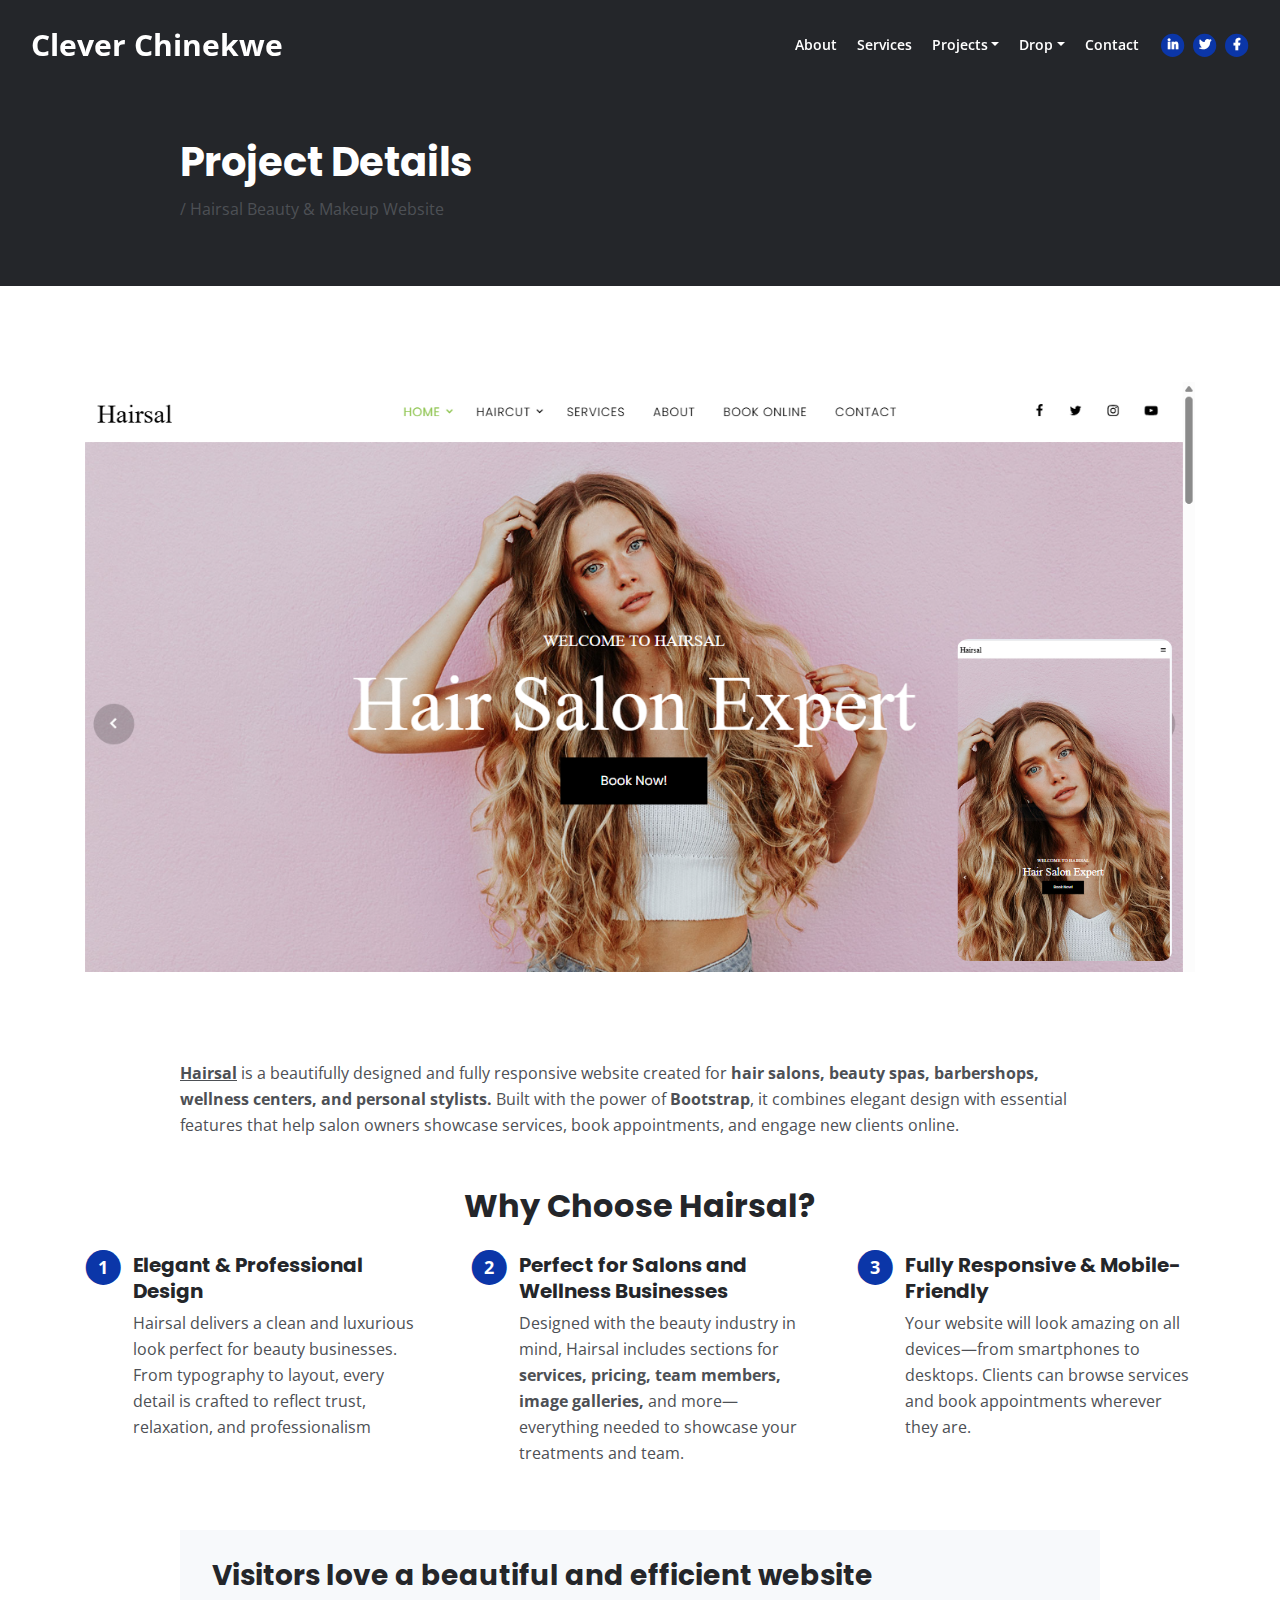
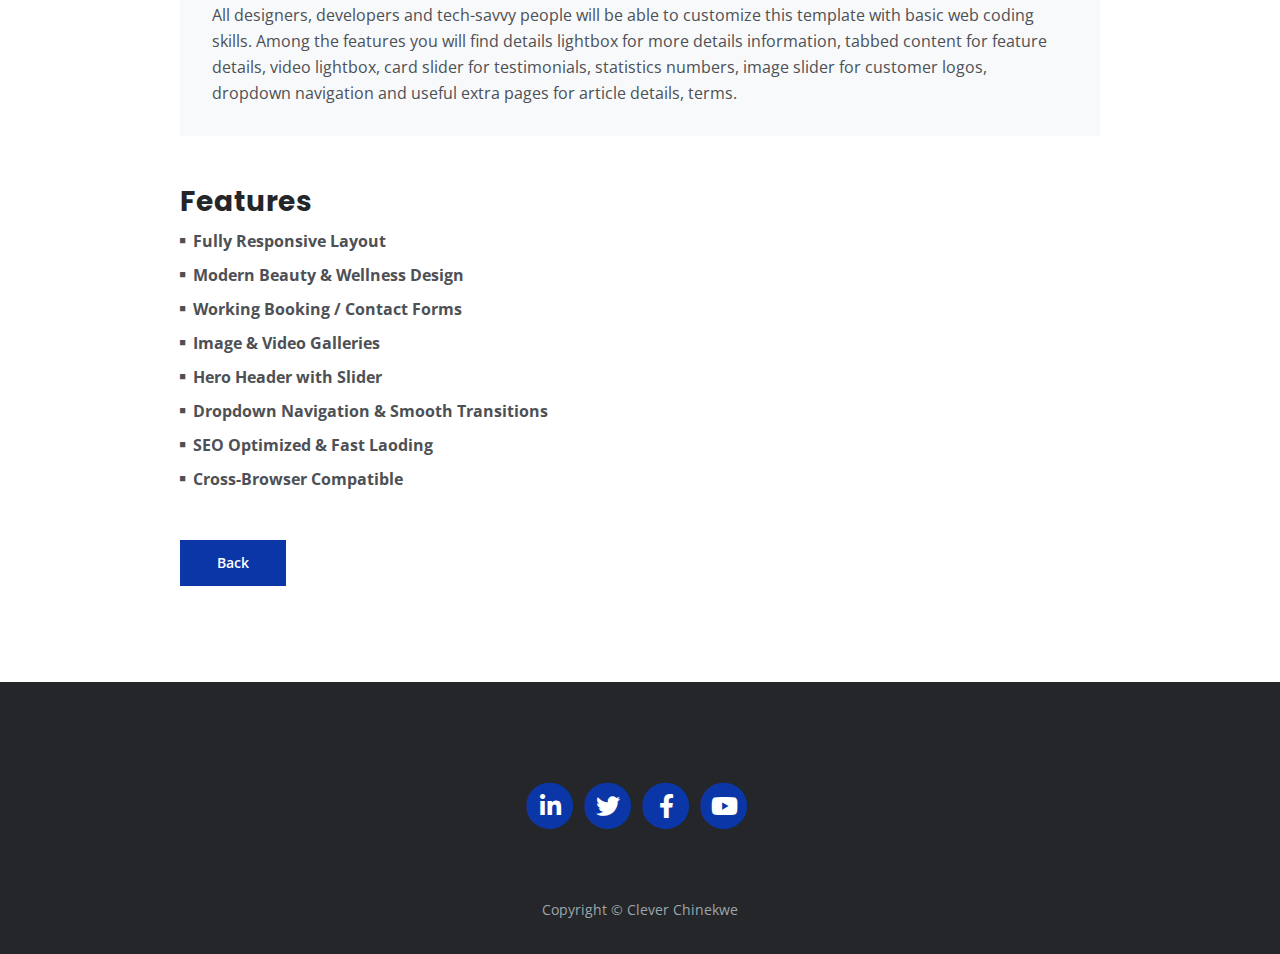
<file: project_5_hairsal.html>
<!DOCTYPE html>
<html lang="en">
  <meta http-equiv="content-type" content="text/html;charset=utf-8" />

  <head>
    <meta charset="utf-8" />
    <meta
      name="viewport"
      content="width=device-width, initial-scale=1, shrink-to-fit=no"
    />

    <!-- Title Tag -->
    <title>
      Hairsal – Hair & Beauty Website UI Design | Clever Chinekwe Portfolio
    </title>

    <!-- Meta Description -->
    <meta
      name="description"
      content="Discover Hairsal – a sleek and modern website UI designed for hair salons, beauty brands, and personal care services. Created by Clever Chinekwe for creative beauty portfolios."
    />

    <!-- Meta Keywords -->
    <meta
      name="keywords"
      content="hair salon website, beauty brand UI, hairsal project, UI design for salons, Clever Chinekwe portfolio, lifestyle web design, modern hair stylist site, beauty service UI"
    />

    <!-- Author -->
    <meta name="author" content="Clever Chinekwe" />

    <!-- Open Graph Tags (Facebook, LinkedIn, etc.) -->
    <meta
      property="og:title"
      content="Hairsal – Hair & Beauty UI Design by Clever Chinekwe"
    />
    <meta
      property="og:description"
      content="A beautifully styled website UI for beauty salons and lifestyle service brands. Explore this portfolio project by Clever Chinekwe."
    />
    <meta property="og:type" content="website" />
    <meta
      property="og:url"
      content="https://cleverchinekwe99-portfolio.vercel.app/project_5_hairsal.html"
    />
    <meta
      property="og:image"
      content="https://cleverchinekwe99-portfolio.vercel.app/images/project_5.png"
    />
    <!-- Replace with your actual image URL -->

    <!-- Twitter Card -->
    <meta name="twitter:card" content="summary_large_image" />
    <meta
      name="twitter:title"
      content="Hairsal – Beauty & Hair Salon UI Design by Clever Chinekwe"
    />
    <meta
      name="twitter:description"
      content="Modern and elegant UI design for hair salons and beauty brands. See the Hairsal project in Clever Chinekwe’s portfolio."
    />
    <meta
      name="twitter:image"
      content="https://cleverchinekwe99-portfolio.vercel.app/images/project_5.png"
    />
    <!-- Replace with correct image -->

    <!-- Styles -->
    <link rel="preconnect" href="https://fonts.gstatic.com/" />
    <link
      href="https://fonts.googleapis.com/css2?family=Open+Sans:ital,wght@0,400;0,600;0,700;1,400&amp;family=Poppins:wght@600&amp;display=swap"
      rel="stylesheet"
    />
    <link rel="stylesheet" href="https://cdn.lineicons.com/3.0/lineicons.css" />
    <link href="css/bootstrap.css" rel="stylesheet" />
    <link href="css/fontawesome-all.css" rel="stylesheet" />
    <link href="css/styles.css" rel="stylesheet" />

    <!-- Favicon  -->
    <link rel="icon" href="images/favicon.png" />
  </head>

  <body data-spy="scroll" data-target=".fixed-top">
    <!-- navigation -->
    <nav class="navbar navbar-expand-lg fixed-top navbar-dark">
      <div class="container">
        <!-- Image Logo -->
        <!-- <a class="navbar-brand logo-image" href="index.html"><img src="images/logo.svg" alt="clever_chinekwe_logo"></a>   -->

        <!-- Text Logo - Use this if you don't have a graphic logo -->
        <a class="navbar-brand logo-text page-scroll" href="index.html"
          >Clever Chinekwe</a
        >

        <button
          class="navbar-toggler p-0 border-0"
          type="button"
          data-toggle="offcanvas"
        >
          <span class="navbar-toggler-icon"></span>
        </button>

        <div
          class="navbar-collapse offcanvas-collapse"
          id="navbarsExampleDefault"
        >
          <ul class="navbar-nav ml-auto">
            <!-- <li class="nav-item">
                        <a class="nav-link page-scroll" href="index.html">Home <span class="sr-only">(current)</span></a>
                    </li> -->
            <li class="nav-item">
              <a class="nav-link page-scroll" href="index.html#about">About</a>
            </li>
            <li class="nav-item">
              <a class="nav-link page-scroll" href="index.html#services"
                >Services</a
              >
            </li>
            <li class="nav-item dropdown">
              <a
                class="nav-link dropdown-toggle"
                href="#"
                id="dropdown01"
                data-toggle="dropdown"
                aria-haspopup="true"
                aria-expanded="false"
                >Projects</a
              >
              <div class="dropdown-menu" aria-labelledby="dropdown01">
                <a
                  class="dropdown-item page-scroll"
                  href="project_1_maleFashion.html"
                  >MaleFashion - Ecommerce</a
                >
                <div class="dropdown-divider"></div>
                <a
                  class="dropdown-item page-scroll"
                  href="project_2_manLand.html"
                  >ManLand - Real Estate</a
                >
                <div class="dropdown-divider"></div>
                <a class="dropdown-item page-scroll" href="project_3_motoz.html"
                  >Motoz - Vehicle Dealer</a
                >
                <div class="dropdown-divider"></div>
                <a
                  class="dropdown-item page-scroll"
                  href="project_4_Infine.html"
                  >Infine - Business Coach</a
                >
                <div class="dropdown-divider"></div>
                <a
                  class="dropdown-item page-scroll"
                  href="project_5_hairsal.html"
                  >Hairsal - Beauty &amp;Make Up</a
                >
              </div>
            </li>
            <li class="nav-item dropdown">
              <a
                class="nav-link dropdown-toggle"
                href="#"
                id="dropdown01"
                data-toggle="dropdown"
                aria-haspopup="true"
                aria-expanded="false"
                >Drop</a
              >
              <div class="dropdown-menu" aria-labelledby="dropdown01">
                <div class="dropdown-divider"></div>
                <a class="dropdown-item page-scroll" href="terms.html"
                  >Terms Conditions</a
                >
                <div class="dropdown-divider"></div>
                <a class="dropdown-item page-scroll" href="privacy.html"
                  >Privacy Policy</a
                >
              </div>
            </li>
            <li class="nav-item">
              <a class="nav-link page-scroll" href="index.html#contact"
                >Contact</a
              >
            </li>
          </ul>
          <span class="nav-item social-icons">
            <span class="fa-stack">
              <a
                href="https://www.linkedin.com/in/cleverchinekwe99"
                target="_blank"
              >
                <i class="fas fa-circle fa-stack-2x"></i>
                <i class="fab fa-linkedin-in fa-stack-1x"></i>
              </a>
            </span>
            <span class="fa-stack">
              <a href="https://www.x.com/clever_chinek" target="_blank">
                <i class="fas fa-circle fa-stack-2x"></i>
                <i class="fab fa-twitter fa-stack-1x"></i>
              </a>
            </span>
            <span class="fa-stack">
              <a
                href="https://facebook.com/groups/505875082529699/"
                target="_blank"
              >
                <i class="fas fa-circle fa-stack-2x"></i>
                <i class="fab fa-facebook-f fa-stack-1x"></i>
              </a>
            </span>
          </span>
        </div>
        <!-- end of navbar-collapse -->
      </div>
      <!-- end of container -->
    </nav>
    <!-- end of navbar -->
    <!-- end of navigation -->

    <!-- Header -->
    <header class="ex-header">
      <div class="container">
        <div class="row">
          <div class="col-xl-10 offset-xl-1">
            <h1>Project Details</h1>
            <span>/ Hairsal Beauty & Makeup Website</span>
          </div>
          <!-- end of col -->
        </div>
        <!-- end of row -->
      </div>
      <!-- end of container -->
    </header>
    <!-- end of ex-header -->
    <!-- end of header -->

    <!-- Basic -->
    <div class="ex-basic-1 pt-5 pb-5">
      <div class="container">
        <div class="row">
          <div class="col-lg-12">
            <img
              class="img-fluid mt-5 mb-3"
              src="images/project_5.png"
              alt="alternative"
            />
          </div>
          <!-- end of col -->
        </div>
        <!-- end of row -->
      </div>
      <!-- end of container -->
    </div>
    <!-- end of ex-basic-1 -->
    <!-- end of basic -->

    <!-- Basic -->
    <div class="ex-basic-1 pt-4">
      <div class="container">
        <div class="row">
          <div class="col-xl-10 offset-xl-1">
            <p>
              <strong
                ><a href="https://tinyurl.com/2nppcxus">Hairsal</a></strong
              >
              is a beautifully designed and fully responsive website created for
              <strong
                >hair salons, beauty spas, barbershops, wellness centers, and
                personal stylists.</strong
              >
              Built with the power of <strong>Bootstrap</strong>, it combines
              elegant design with essential features that help salon owners
              showcase services, book appointments, and engage new clients
              online.
            </p>

            <h2 class="mt-5 text-center">Why Choose Hairsal?</h2>
          </div>
          <!-- end of col -->
        </div>
        <!-- end of row -->
      </div>
      <!-- end of container -->
    </div>
    <!-- end of ex-basic-1 -->
    <!-- end of basic -->

    <!-- Cards -->
    <div class="ex-cards-1 pt-3 pb-3">
      <div class="container">
        <div class="row">
          <div class="col-lg-12">
            <!-- Card -->
            <div class="card">
              <ul class="list-unstyled">
                <li class="media">
                  <span class="fa-stack">
                    <span class="fas fa-circle fa-stack-2x"></span>
                    <span class="fa-stack-1x">1</span>
                  </span>
                  <div class="media-body">
                    <h5>Elegant &amp; Professional Design</h5>
                    <p>
                      Hairsal delivers a clean and luxurious look perfect for
                      beauty businesses. From typography to layout, every detail
                      is crafted to reflect trust, relaxation, and
                      professionalism
                    </p>
                  </div>
                </li>
              </ul>
            </div>
            <!-- end of card -->
            <!-- end of card -->

            <!-- Card -->
            <div class="card">
              <ul class="list-unstyled">
                <li class="media">
                  <span class="fa-stack">
                    <span class="fas fa-circle fa-stack-2x"></span>
                    <span class="fa-stack-1x">2</span>
                  </span>
                  <div class="media-body">
                    <h5>Perfect for Salons and Wellness Businesses</h5>
                    <p>
                      Designed with the beauty industry in mind, Hairsal
                      includes sections for
                      <strong
                        >services, pricing, team members, image
                        galleries,</strong
                      >
                      and more—everything needed to showcase your treatments and
                      team.
                    </p>
                  </div>
                </li>
              </ul>
            </div>
            <!-- end of card -->
            <!-- end of card -->

            <!-- Card -->
            <div class="card">
              <ul class="list-unstyled">
                <li class="media">
                  <span class="fa-stack">
                    <span class="fas fa-circle fa-stack-2x"></span>
                    <span class="fa-stack-1x">3</span>
                  </span>
                  <div class="media-body">
                    <h5>Fully Responsive &amp; Mobile-Friendly</h5>
                    <p>
                      Your website will look amazing on all devices—from
                      smartphones to desktops. Clients can browse services and
                      book appointments wherever they are.
                    </p>
                  </div>
                </li>
              </ul>
            </div>
            <!-- end of card -->
            <!-- end of card -->
          </div>
          <!-- end of col -->
        </div>
        <!-- end of row -->
      </div>
      <!-- end of container -->
    </div>
    <!-- end of ex-cards-1 -->
    <!-- end of cards -->

    <!-- Basic -->
    <div class="ex-basic-1 pt-3 pb-5">
      <div class="container">
        <div class="row">
          <div class="col-xl-10 offset-xl-1">
            <div class="text-box mb-5">
              <h3>Visitors love a beautiful and efficient website</h3>
              <p>
                All designers, developers and tech-savvy people will be able to
                customize this template with basic web coding skills. Among the
                features you will find details lightbox for more details
                information, tabbed content for feature details, video lightbox,
                card slider for testimonials, statistics numbers, image slider
                for customer logos, dropdown navigation and useful extra pages
                for article details, terms.
              </p>
            </div>
            <!-- end of text-box -->
            <h3 class="mt-5">Features</h3>
            <ul class="list-unstyled li-space-lg mb-5">
              <li class="media">
                <i class="fas fa-square"></i>
                <div class="media-body">
                  <strong>Fully Responsive Layout</strong>
                </div>
              </li>
              <li class="media">
                <i class="fas fa-square"></i>
                <div class="media-body">
                  <strong>Modern Beauty &amp; Wellness Design</strong>
                </div>
              </li>
              <li class="media">
                <i class="fas fa-square"></i>
                <div class="media-body">
                  <strong>Working Booking / Contact Forms</strong>
                </div>
              </li>
              <li class="media">
                <i class="fas fa-square"></i>
                <div class="media-body">
                  <strong>Image &amp; Video Galleries</strong>
                </div>
              </li>
              <li class="media">
                <i class="fas fa-square"></i>
                <div class="media-body">
                  <strong>Hero Header with Slider</strong>
                </div>
              </li>
              <li class="media">
                <i class="fas fa-square"></i>
                <div class="media-body">
                  <strong>Dropdown Navigation &amp; Smooth Transitions</strong>
                </div>
              </li>
              <li class="media">
                <i class="fas fa-square"></i>
                <div class="media-body">
                  <strong>SEO Optimized &amp; Fast Laoding</strong>
                </div>
              </li>
              <li class="media">
                <i class="fas fa-square"></i>
                <div class="media-body">
                  <strong>Cross-Browser Compatible</strong>
                </div>
              </li>
            </ul>

            <a class="btn-solid-reg mb-5" href="index.html">Back</a>
          </div>
          <!-- end of col -->
        </div>
        <!-- end of row -->
      </div>
      <!-- end of container -->
    </div>
    <!-- end of ex-basic-1 -->
    <!-- end of basic -->

    <!-- Footer -->
    <div class="footer bg-gray">
      <div class="container">
        <div class="row">
          <div class="col-lg-12">
            <div class="social-container">
              <span class="fa-stack">
                <a
                  href="https://www.linkedin.com/in/cleverchinekwe99"
                  target="_blank"
                >
                  <i class="fas fa-circle fa-stack-2x"></i>
                  <i class="fab fa-linkedin-in fa-stack-1x"></i>
                </a>
              </span>
              <span class="fa-stack">
                <a href="https://www.x.com/clever_chinek" target="_blank">
                  <i class="fas fa-circle fa-stack-2x"></i>
                  <i class="fab fa-twitter fa-stack-1x"></i>
                </a>
              </span>
              <span class="fa-stack">
                <a
                  href="web.facebook.com/groups/505875082529699/"
                  target="_blank"
                >
                  <i class="fas fa-circle fa-stack-2x"></i>
                  <i class="fab fa-facebook-f fa-stack-1x"></i>
                </a>
              </span>
              <!-- <span class="fa-stack">
                            <a href="#your-link">
                                <i class="fas fa-circle fa-stack-2x"></i>
                                <i class="fab fa-instagram fa-stack-1x"></i>
                            </a>
                        </span> -->
              <span class="fa-stack">
                <a href="#your-link">
                  <i class="fas fa-circle fa-stack-2x"></i>
                  <i class="fab fa-youtube fa-stack-1x"></i>
                </a>
              </span>
            </div>
            <!-- end of social-container -->
          </div>
          <!-- end of col -->
        </div>
        <!-- end of row -->
      </div>
      <!-- end of container -->
    </div>
    <!-- end of footer -->
    <!-- end of footer -->

    <!-- Copyright -->
    <div class="copyright bg-gray">
      <div class="container">
        <div class="row">
          <div class="col-lg-12">
            <p class="p-small">
              Copyright ©
              <a class="no-line" href="#your-link">Clever Chinekwe</a>
            </p>
          </div>
          <!-- end of col -->
        </div>
        <!-- enf of row -->
      </div>
      <!-- end of container -->

      <!-- <div class="container">
            <div class="row">
                <div class="col-lg-12">
                    <p class="p-small">Distributed By <a class="no-line" href="https://themewagon.com/">Themewagon</a></p>
                </div> 
            </div> 
        </div> end of container -->
    </div>
    <!-- end of copyright -->
    <!-- end of copyright -->

    <!-- Scripts -->
    <script src="js/jquery.min.js"></script>
    <!-- jQuery for Bootstrap's JavaScript plugins -->
    <script src="js/bootstrap.min.js"></script>
    <!-- Bootstrap framework -->
    <script src="js/jquery.easing.min.js"></script>
    <!-- jQuery Easing for smooth scrolling between anchors -->
    <script src="js/scripts.js"></script>
    <!-- Custom scripts -->

    <!--Start of Tawk.to Script-->
    <script type="text/javascript">
      var Tawk_API = Tawk_API || {},
        Tawk_LoadStart = new Date();
      (function () {
        var s1 = document.createElement("script"),
          s0 = document.getElementsByTagName("script")[0];
        s1.async = true;
        s1.src = "https://embed.tawk.to/6879f4603d9d30190be79f11/default";
        s1.charset = "UTF-8";
        s1.setAttribute("crossorigin", "*");
        s0.parentNode.insertBefore(s1, s0);
      })();
    </script>
    <!--End of Tawk.to Script-->
  </body>
</html>
</file>
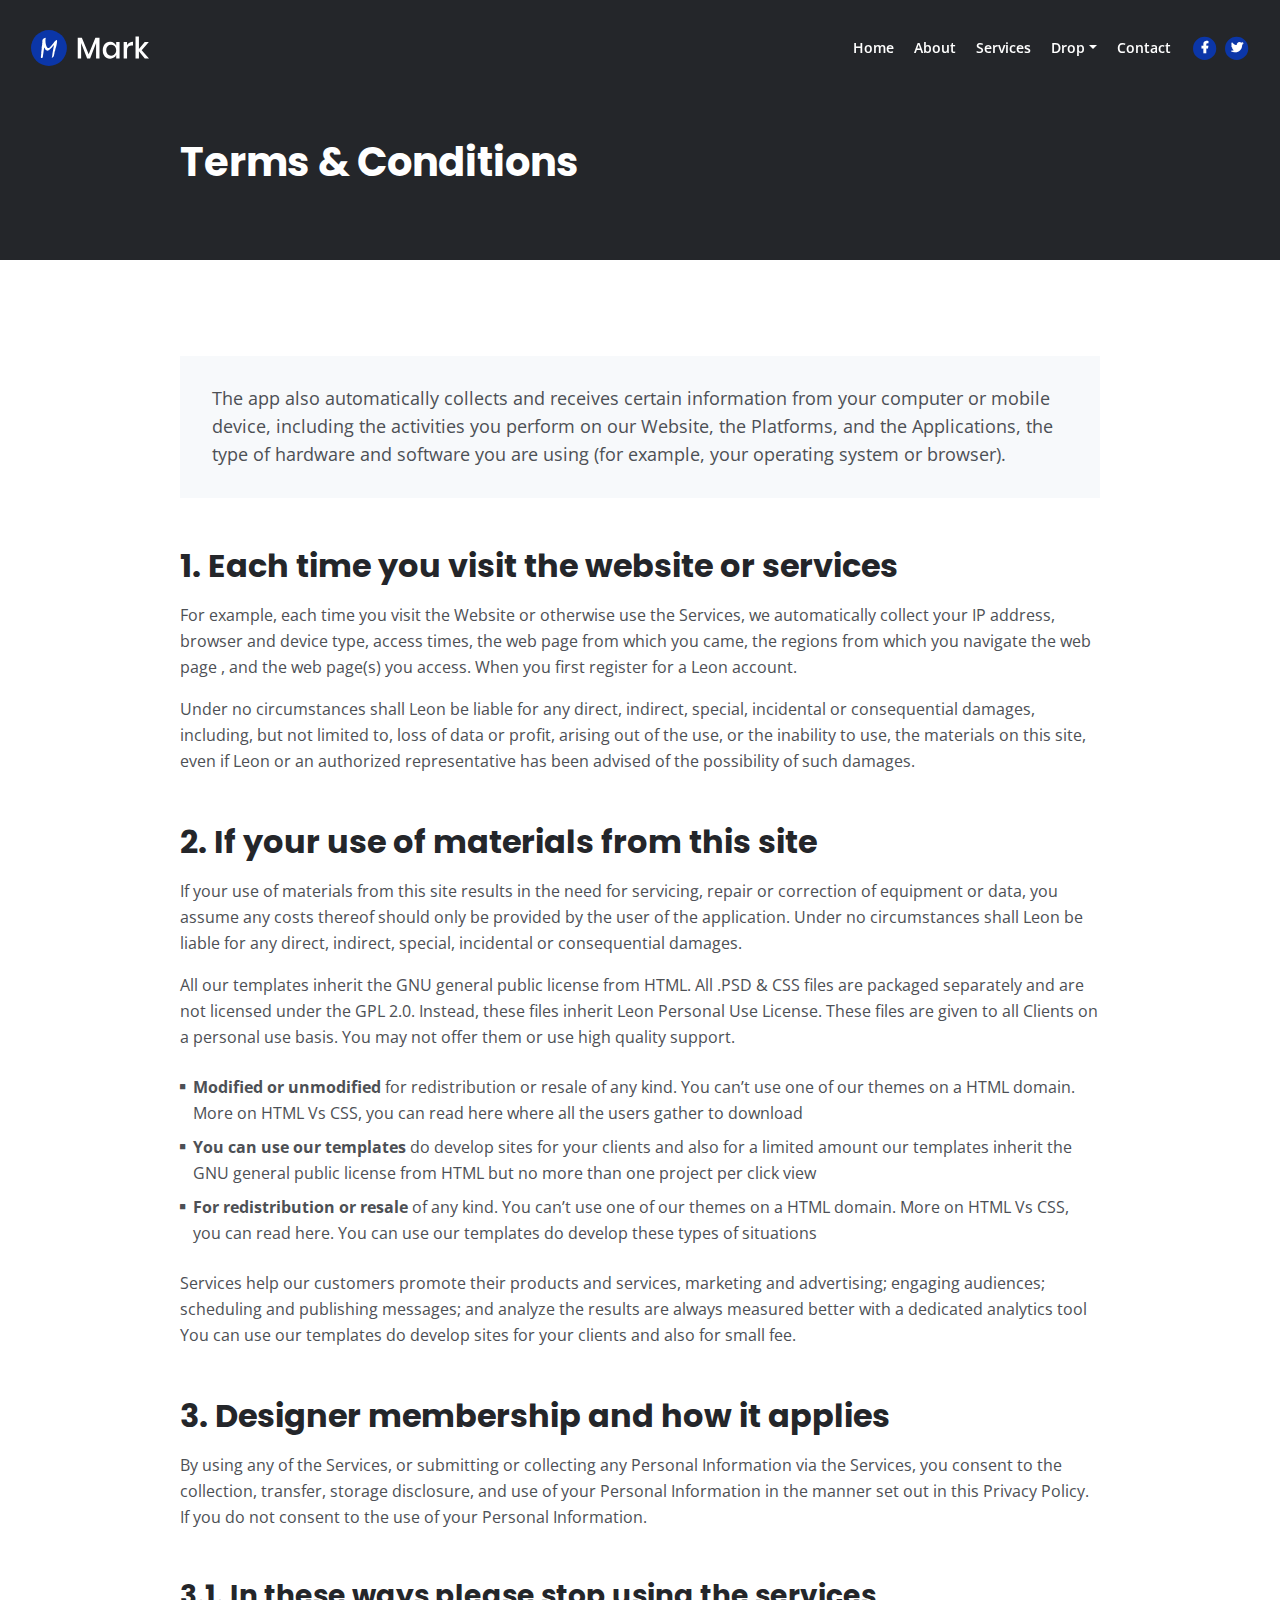
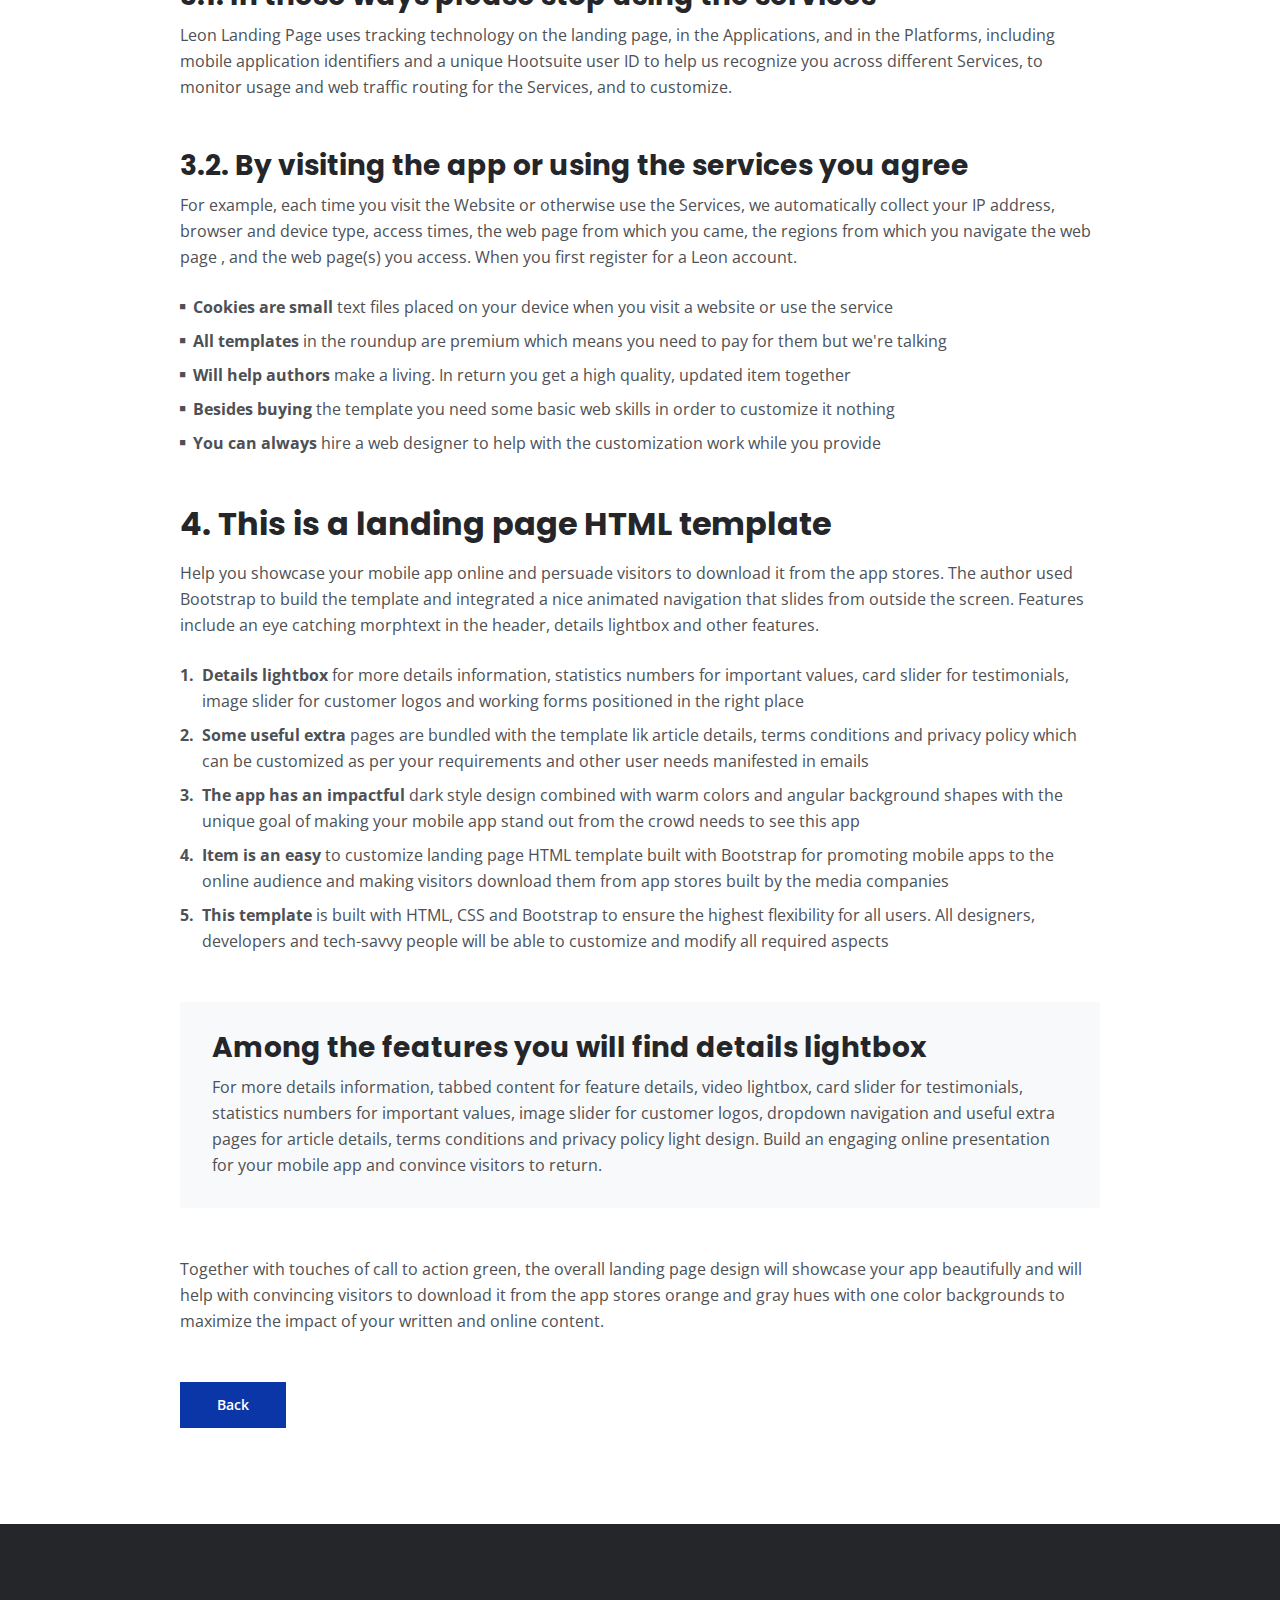
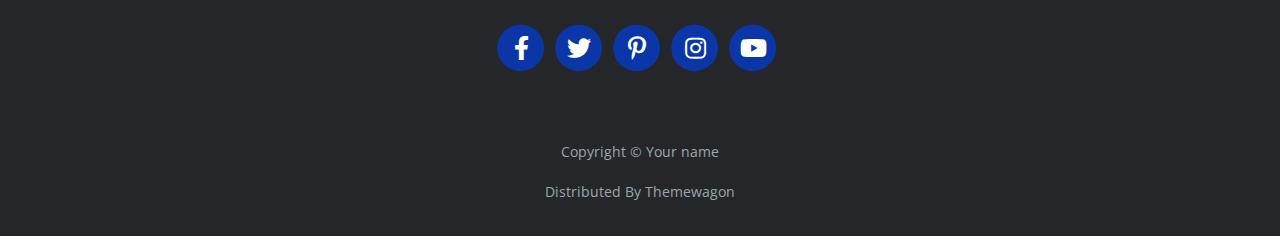
<file: terms.html>
<!DOCTYPE html>
<html lang="en">

<!-- Mirrored from themewagon.github.io/mark/terms.html by HTTrack Website Copier/3.x [XR&CO'2014], Thu, 19 Jun 2025 10:15:31 GMT -->
<!-- Added by HTTrack --><meta http-equiv="content-type" content="text/html;charset=utf-8" /><!-- /Added by HTTrack -->
<head>
    <meta charset="utf-8">
    <meta name="viewport" content="width=device-width, initial-scale=1, shrink-to-fit=no">
    
    <!-- SEO Meta Tags -->
    <meta name="description" content="Your description">
    <meta name="author" content="Your name">

    <!-- OG Meta Tags to improve the way the post looks when you share the page on Facebook, Twitter, LinkedIn -->
	<meta property="og:site_name" content="" /> <!-- website name -->
	<meta property="og:site" content="" /> <!-- website link -->
	<meta property="og:title" content=""/> <!-- title shown in the actual shared post -->
	<meta property="og:description" content="" /> <!-- description shown in the actual shared post -->
	<meta property="og:image" content="" /> <!-- image link, make sure it's jpg -->
	<meta property="og:url" content="" /> <!-- where do you want your post to link to -->
	<meta name="twitter:card" content="summary_large_image"> <!-- to have large image post format in Twitter -->

    <!-- Webpage Title -->
    <title>Terms & Conditions - Mark</title>
    
    <!-- Styles -->
    <link rel="preconnect" href="https://fonts.gstatic.com/">
    <link href="https://fonts.googleapis.com/css2?family=Open+Sans:ital,wght@0,400;0,600;0,700;1,400&amp;family=Poppins:wght@600&amp;display=swap" rel="stylesheet">
    <link href="css/bootstrap.css" rel="stylesheet">
    <link href="css/fontawesome-all.css" rel="stylesheet">
	<link href="css/styles.css" rel="stylesheet">
	
	<!-- Favicon  -->
    <link rel="icon" href="images/favicon.png">
</head>
<body data-spy="scroll" data-target=".fixed-top">
    
    <!-- Navigation -->
    <nav class="navbar navbar-expand-lg fixed-top navbar-dark">
        <div class="container">
            
            <!-- Image Logo -->
            <a class="navbar-brand logo-image" href="index.html"><img src="images/logo.svg" alt="alternative"></a>  

            <!-- Text Logo - Use this if you don't have a graphic logo -->
            <!-- <a class="navbar-brand logo-text page-scroll" href="index.html">Mark</a> -->

            <button class="navbar-toggler p-0 border-0" type="button" data-toggle="offcanvas">
                <span class="navbar-toggler-icon"></span>
            </button>

            <div class="navbar-collapse offcanvas-collapse" id="navbarsExampleDefault">
                <ul class="navbar-nav ml-auto">
                    <li class="nav-item">
                        <a class="nav-link page-scroll" href="index.html#header">Home <span class="sr-only">(current)</span></a>
                    </li>
                    <li class="nav-item">
                        <a class="nav-link page-scroll" href="index.html#about">About</a>
                    </li>
                    <li class="nav-item">
                        <a class="nav-link page-scroll" href="index.html#services">Services</a>
                    </li>
                    <li class="nav-item dropdown">
                        <a class="nav-link dropdown-toggle" href="#" id="dropdown01" data-toggle="dropdown" aria-haspopup="true" aria-expanded="false">Drop</a>
                        <div class="dropdown-menu" aria-labelledby="dropdown01">
                            <a class="dropdown-item page-scroll" href="project.html">Project Details</a>
                            <div class="dropdown-divider"></div>
                            <a class="dropdown-item page-scroll" href="terms.html">Terms Conditions</a>
                            <div class="dropdown-divider"></div>
                            <a class="dropdown-item page-scroll" href="privacy.html">Privacy Policy</a>
                        </div>
                    </li>
                    <li class="nav-item">
                        <a class="nav-link page-scroll" href="index.html#contact">Contact</a>
                    </li>
                </ul>
                <span class="nav-item social-icons">
                    <span class="fa-stack">
                        <a href="#your-link">
                            <i class="fas fa-circle fa-stack-2x"></i>
                            <i class="fab fa-facebook-f fa-stack-1x"></i>
                        </a>
                    </span>
                    <span class="fa-stack">
                        <a href="#your-link">
                            <i class="fas fa-circle fa-stack-2x"></i>
                            <i class="fab fa-twitter fa-stack-1x"></i>
                        </a>
                    </span>
                </span>
            </div> <!-- end of navbar-collapse -->
        </div> <!-- end of container -->
    </nav> <!-- end of navbar -->
    <!-- end of navigation -->


    <!-- Header -->
    <header class="ex-header">
        <div class="container">
            <div class="row">
                <div class="col-xl-10 offset-xl-1">
                    <h1>Terms & Conditions</h1>
                </div> <!-- end of col -->
            </div> <!-- end of row -->
        </div> <!-- end of container -->
    </header> <!-- end of ex-header -->
    <!-- end of header -->


    <!-- Basic -->
    <div class="ex-basic-1 pt-5 pb-5">
        <div class="container">
            <div class="row">
                <div class="col-xl-10 offset-xl-1">
                    <div class="text-box mt-5 mb-5">
                        <p class="p-large">The app also automatically collects and receives certain information from your computer or mobile device, including the activities you perform on our Website, the Platforms, and the Applications, the type of hardware and software you are using (for example, your operating system or browser).</p>
                    </div> <!-- end of text-box -->

                    <h2 class="mb-3">1. Each time you visit the website or services</h2>
                    <p>For example, each time you visit the Website or otherwise use the Services, we automatically collect your IP address, browser and device type, access times, the web page from which you came, the regions from which you navigate the web page , and the web page(s) you access. When you first register for a Leon account.</p>
                    <p class="mb-5">Under no circumstances shall Leon be liable for any direct, indirect, special, incidental or consequential damages, including, but not limited to, loss of data or profit, arising out of the use, or the inability to use, the materials on this site, even if Leon or an authorized representative has been advised of the possibility of such damages.</p>

                    <h2 class="mb-3">2. If your use of materials from this site</h2>
                    <p>If your use of materials from this site results in the need for servicing, repair or correction of equipment or data, you assume any costs thereof should only be provided by the user of the application. Under no circumstances shall Leon be liable for any direct, indirect, special, incidental or consequential damages.</p>
                    <p class="mb-4">All our templates inherit the GNU general public license from HTML. All .PSD & CSS files are packaged separately and are not licensed under the GPL 2.0. Instead, these files inherit Leon Personal Use License. These files are given to all Clients on a personal use basis. You may not offer them or use high quality support.</p>
                    <ul class="list-unstyled li-space-lg mb-4">
                        <li class="media">
                            <i class="fas fa-square"></i>
                            <div class="media-body"><strong>Modified or unmodified</strong> for redistribution or resale of any kind. You can’t use one of our themes on a HTML domain. More on HTML Vs CSS, you can read here where all the users gather to download</div>
                        </li>
                        <li class="media">
                            <i class="fas fa-square"></i>
                            <div class="media-body"><strong>You can use our templates</strong>  do develop sites for your clients and also for a limited amount our templates inherit the GNU general public license from HTML but no more than one project per click view</div>
                        </li>
                        <li class="media">
                            <i class="fas fa-square"></i>
                            <div class="media-body"><strong>For redistribution or resale</strong> of any kind. You can’t use one of our themes on a HTML domain. More on HTML Vs CSS, you can read here. You can use our templates do develop these types of situations</div>
                        </li>
                    </ul>
                    <p class="mb-5">Services help our customers promote their products and services, marketing and advertising; engaging audiences; scheduling and publishing messages; and analyze the results are always measured better with a dedicated analytics tool You can use our templates do develop sites for your clients and also for small fee.</p>

                    <h2 class="mb-3">3. Designer membership and how it applies</h2>
                    <p class="mb-5">By using any of the Services, or submitting or collecting any Personal Information via the Services, you consent to the collection, transfer, storage disclosure, and use of your Personal Information in the manner set out in this Privacy Policy. If you do not consent to the use of your Personal Information.</p>
                    <h3>3.1. In these ways please stop using the services</h3>
                    <p class="mb-5">Leon Landing Page uses tracking technology on the landing page, in the Applications, and in the Platforms, including mobile application identifiers and a unique Hootsuite user ID to help us recognize you across different Services, to monitor usage and web traffic routing for the Services, and to customize.</p>
                    <h3>3.2. By visiting the app or using the services you agree</h3>
                    <p class="mb-4">For example, each time you visit the Website or otherwise use the Services, we automatically collect your IP address, browser and device type, access times, the web page from which you came, the regions from which you navigate the web page , and the web page(s) you access. When you first register for a Leon account.</p>
                    <ul class="list-unstyled li-space-lg mb-5">
                        <li class="media">
                            <i class="fas fa-square"></i>
                            <div class="media-body"><strong>Cookies are small</strong> text files placed on your device when you visit a website or use the service</div>
                        </li>
                        <li class="media">
                            <i class="fas fa-square"></i>
                            <div class="media-body"><strong>All templates</strong> in the roundup are premium which means you need to pay for them but we're talking</div>
                        </li>
                        <li class="media">
                            <i class="fas fa-square"></i>
                            <div class="media-body"><strong>Will help authors </strong> make a living. In return you get a high quality, updated item together</div>
                        </li>
                        <li class="media">
                            <i class="fas fa-square"></i>
                            <div class="media-body"><strong>Besides buying</strong> the template you need some basic web skills in order to customize it nothing</div>
                        </li>
                        <li class="media">
                            <i class="fas fa-square"></i>
                            <div class="media-body"><strong>You can always</strong> hire a web designer to help with the customization work while you provide</div>
                        </li>
                    </ul>
                    
                    <h2 class="mb-3">4. This is a landing page HTML template</h2>
                    <p class="mb-4">Help you showcase your mobile app online and persuade visitors to download it from the app stores. The author used Bootstrap to build the template and integrated a nice animated navigation that slides from outside the screen. Features include an eye catching morphtext in the header, details lightbox and other features.</p>
                    <ul class="list-unstyled li-space-lg mb-5">
                        <li class="media">
                            <strong>1.</strong>
                            <div class="media-body"><strong>Details lightbox</strong> for more details information, statistics numbers for important values, card slider for testimonials, image slider for customer logos and working forms positioned in the right place</div>
                        </li>
                        <li class="media">
                            <strong>2.</strong>
                            <div class="media-body"><strong>Some useful extra</strong> pages are bundled with the template lik article details, terms conditions and privacy policy which can be customized as per your requirements and other user needs manifested in emails</div>
                        </li>
                        <li class="media">
                            <strong>3.</strong>
                            <div class="media-body"><strong>The app has an impactful</strong> dark style design combined with warm colors and angular background shapes with the unique goal of making your mobile app stand out from the crowd needs to see this app</div>
                        </li>
                        <li class="media">
                            <strong>4.</strong>
                            <div class="media-body"><strong>Item is an easy</strong> to customize landing page HTML template built with Bootstrap for promoting mobile apps to the online audience and making visitors download them from app stores built by the media companies</div>
                        </li>
                        <li class="media">
                            <strong>5.</strong>
                            <div class="media-body"><strong>This template</strong> is built with HTML, CSS and Bootstrap to ensure the highest flexibility for all users. All designers, developers and tech-savvy people will be able to customize and modify all required aspects</div>
                        </li>
                    </ul>
                    
                    <div class="text-box mb-5">
                        <h3>Among the features you will find details lightbox</h3>
                        <p>For more details information, tabbed content for feature details, video lightbox, card slider for testimonials, statistics numbers for important values, image slider for customer logos, dropdown navigation and useful extra pages for article details, terms conditions and privacy policy light design. Build an engaging online presentation for your mobile app and convince visitors to return.</p>
                    </div> <!-- end of text-box -->
                    <p class="mb-5">Together with touches of call to action green, the overall landing page design will showcase your app beautifully and will help with convincing visitors to download it from the app stores orange and gray hues with one color backgrounds to maximize the impact of your written and online content.</p>
                    
                    <a class="btn-solid-reg mb-5" href="index.html">Back</a>
                </div> <!-- end of col -->
            </div> <!-- end of row -->
        </div> <!-- end of container -->
    </div> <!-- end of ex-basic-1 -->
    <!-- end of basic -->


    <!-- Footer -->
    <div class="footer bg-gray">
        <div class="container">
            <div class="row">
                <div class="col-lg-12">
                    <div class="social-container">
                        <span class="fa-stack">
                            <a href="#your-link">
                                <i class="fas fa-circle fa-stack-2x"></i>
                                <i class="fab fa-facebook-f fa-stack-1x"></i>
                            </a>
                        </span>
                        <span class="fa-stack">
                            <a href="#your-link">
                                <i class="fas fa-circle fa-stack-2x"></i>
                                <i class="fab fa-twitter fa-stack-1x"></i>
                            </a>
                        </span>
                        <span class="fa-stack">
                            <a href="#your-link">
                                <i class="fas fa-circle fa-stack-2x"></i>
                                <i class="fab fa-pinterest-p fa-stack-1x"></i>
                            </a>
                        </span>
                        <span class="fa-stack">
                            <a href="#your-link">
                                <i class="fas fa-circle fa-stack-2x"></i>
                                <i class="fab fa-instagram fa-stack-1x"></i>
                            </a>
                        </span>
                        <span class="fa-stack">
                            <a href="#your-link">
                                <i class="fas fa-circle fa-stack-2x"></i>
                                <i class="fab fa-youtube fa-stack-1x"></i>
                            </a>
                        </span>
                    </div> <!-- end of social-container -->
                </div> <!-- end of col -->
            </div> <!-- end of row -->
        </div> <!-- end of container -->
    </div> <!-- end of footer -->  
    <!-- end of footer -->


    <!-- Copyright -->
    <div class="copyright bg-gray">
        <div class="container">
            <div class="row">
                <div class="col-lg-12">
                    <p class="p-small">Copyright © <a class="no-line" href="#your-link">Your name</a></p>
                </div> <!-- end of col -->
            </div> <!-- enf of row -->
        </div> <!-- end of container -->

        <div class="container">
            <div class="row">
                <div class="col-lg-12">
                    <p class="p-small">Distributed By <a class="no-line" href="https://themewagon.com/">Themewagon</a></p>
                </div> <!-- end of col -->
            </div> <!-- enf of row -->
        </div> <!-- end of container -->
    </div> <!-- end of copyright --> 
    <!-- end of copyright -->
    
    	
    <!-- Scripts -->
    <script src="js/jquery.min.js"></script> <!-- jQuery for Bootstrap's JavaScript plugins -->
    <script src="js/bootstrap.min.js"></script> <!-- Bootstrap framework -->
    <script src="js/jquery.easing.min.js"></script> <!-- jQuery Easing for smooth scrolling between anchors -->
    <script src="js/scripts.js"></script> <!-- Custom scripts -->
</body>

<!-- Mirrored from themewagon.github.io/mark/terms.html by HTTrack Website Copier/3.x [XR&CO'2014], Thu, 19 Jun 2025 10:15:31 GMT -->
</html>
</file>
<file: css/styles.css>
/* Description: Master CSS file */

/*****************************************
Table Of Contents:
- General Styles
- Navigation
- Header
- About
- Services
- Details
- Projects
- Works
- Testimonials
- Questions
- Contact
- Footer 
- Copyright
- Back To Top Button
- Extra Pages
- Media Queries
******************************************/

/*****************************************
Colors:
- Backgrounds, navbar - black #24262a
- Backgrounds - light gray #f7f9fb
- Buttons, icons - blue #0b36a8
- Headings text - black #24262a
- Body text - dark gray #4d5055
******************************************/


/**************************/
/*     General Styles     */
/**************************/
body,
html {
    width: 100%;
	height: 100%;
}

body, p {
	color: #4d5055; 
	font: 400 1rem/1.625rem "Open Sans", sans-serif;
}

h1 {
	color: #24262a;
	font-weight: 700;
	font-size: 2.5rem;
	line-height: 3.25rem;
	font-family: "Poppins"
}

h2 {
	color: #24262a;
	font-weight: 700;
	font-size: 2rem;
	line-height: 2.5rem;
	font-family: "Poppins"
}

h3 {
	color: #24262a;
	font-weight: 700;
	font-size: 1.75rem;
	line-height: 2.25rem;
	font-family: "Poppins"
}

h4 {
	color: #24262a;
	font-weight: 700;
	font-size: 1.5rem;
	line-height: 2rem;
	font-family: "Poppins"
}

h5 {
	color: #24262a;
	font-weight: 700;
	font-size: 1.25rem;
	line-height: 1.625rem;
	font-family: "Poppins"
}

h6 {
	color: #24262a;
	font-weight: 700;
	font-size: 1rem;
	line-height: 1.375rem;
	font-family: "Poppins"
}

.p-large {
	font-size: 1.125rem;
	line-height: 1.75rem;
}

.p-small {
	font-size: 0.875rem;
	line-height: 1.5rem;
}

.testimonial-text {
	font-style: italic;
}

.testimonial-author {
	font-weight: 700;
	font-size: 1rem;
	line-height: 1.5rem;
}

.li-space-lg li {
	margin-bottom: 0.5rem;
}

a {
	color: #4d5055;
	text-decoration: underline;
}

a:hover {
	color: #4d5055;
	text-decoration: underline;
}

.no-line {
	text-decoration: none;
}

.no-line:hover {
	text-decoration: none;
}

.blue {
	color: #2259ec;
}

.bg-gray {
	background-color: #f7f9fb;
}

.section-divider {
	display: block;
	height: 1px;
	margin: 0;
	border: none;
	background-color: #d3dae2;
}

.btn-solid-reg {
	display: inline-block;
	padding: 1.375rem 2.25rem 1.375rem 2.25rem;
	border: 1px solid #0b36a8;
	background-color: #0b36a8;
	color: #ffffff;
	font-weight: 600;
	font-size: 0.875rem;
	line-height: 0;
	text-decoration: none;
	transition: all 0.2s;
}

.btn-solid-reg:hover {
	background-color: transparent;
	color: #0b36a8; /* needs to stay here because of the color property of a tag */
	text-decoration: none;
}

.btn-solid-lg {
	display: inline-block;
	padding: 1.625rem 2.625rem 1.625rem 2.625rem;
	border: 1px solid #0b36a8;
	background-color: #0b36a8;
	color: #ffffff;
	font-weight: 600;
	font-size: 0.875rem;
	line-height: 0;
	text-decoration: none;
	transition: all 0.2s;
}

.btn-solid-lg:hover {
	background-color: transparent;
	color: #0b36a8; /* needs to stay here because of the color property of a tag */
	text-decoration: none;
}

.btn-outline-reg {
	display: inline-block;
	padding: 1.375rem 2.25rem 1.375rem 2.25rem;
	border: 1px solid #24262a;
	background-color: transparent;
	color: #24262a;
	font-weight: 600;
	font-size: 0.875rem;
	line-height: 0;
	text-decoration: none;
	transition: all 0.2s;
}

.btn-outline-reg:hover {
	background-color: #24262a;
	color: #ffffff;
	text-decoration: none;
}

.btn-outline-lg {
	display: inline-block;
	padding: 1.625rem 2.625rem 1.625rem 2.625rem;
	border: 1px solid #24262a;
	background-color: transparent;
	color: #24262a;
	font-weight: 600;
	font-size: 0.875rem;
	line-height: 0;
	text-decoration: none;
	transition: all 0.2s;
}

.btn-outline-lg:hover {
	background-color: #24262a;
	color: #ffffff;
	text-decoration: none;
}

.btn-outline-sm {
	display: inline-block;
	padding: 1rem 1.5rem 1rem 1.5rem;
	border: 1px solid #24262a;
	background-color: transparent;
	color: #24262a;
	font-weight: 600;
	font-size: 0.875rem;
	line-height: 0;
	text-decoration: none;
	transition: all 0.2s;
}

.btn-outline-sm:hover {
	background-color: #24262a;
	color: #ffffff;
	text-decoration: none;
}

.form-group {
	position: relative;
	margin-bottom: 1.25rem;
}

.label-control {
	position: absolute;
	top: 0.875rem;
	left: 1.5rem;
	color: #7d838a;
	opacity: 1;
	font-size: 0.875rem;
	line-height: 1.375rem;
	cursor: text;
	transition: all 0.2s ease;
}

.form-control-input:focus + .label-control,
.form-control-input.notEmpty + .label-control,
.form-control-textarea:focus + .label-control,
.form-control-textarea.notEmpty + .label-control {
	top: 0.125rem;
	color: #4d5055;
	opacity: 1;
	font-size: 0.75rem;
	font-weight: 700;
}

.form-control-input,
.form-control-select {
	display: block; /* needed for proper display of the label in Firefox, IE, Edge */
	width: 100%;
	padding-top: 1.125rem;
	padding-bottom: 0.125rem;
	padding-left: 1.5rem;
	border: 1px solid #cbcbd1;
	background-color: #ffffff;
	color: #4d5055;
	font-size: 0.875rem;
	line-height: 1.875rem;
	transition: all 0.2s;
	-webkit-appearance: none; /* removes inner shadow on form inputs on ios safari */
}

.form-control-select {
	padding-top: 0.5rem;
	padding-bottom: 0.5rem;
	height: 3.25rem;
	color: #7d838a;
}

select {
    /* you should keep these first rules in place to maintain cross-browser behavior */
    -webkit-appearance: none;
	-moz-appearance: none;
	-ms-appearance: none;
    -o-appearance: none;
    appearance: none;
    background-image: url('../images/down-arrow.png');
    background-position: 96% 50%;
    background-repeat: no-repeat;
    outline: none;
}

.form-control-textarea {
	display: block; /* used to eliminate a bottom gap difference between Chrome and IE/FF */
	width: 100%;
	height: 14rem; /* used instead of html rows to normalize height between Chrome and IE/FF */
	padding-top: 1.5rem;
	padding-left: 1.3125rem;
	border: 1px solid #cbcbd1;
	background-color: #ffffff;
	color: #4d5055;
	font-size: 0.875rem;
	line-height: 1.5rem;
	transition: all 0.2s;
}

.form-control-input:focus,
.form-control-select:focus,
.form-control-textarea:focus {
	border: 1px solid #a1a1a1;
	outline: none; /* Removes blue border on focus */
}

.form-control-input:hover,
.form-control-select:hover,
.form-control-textarea:hover {
	border: 1px solid #a1a1a1;
}

.checkbox {
	font-size: 0.75rem;
	line-height: 1.25rem;
}

input[type='checkbox'] {
	vertical-align: -10%;
	margin-right: 0.5rem;
}

.form-control-submit-button {
	display: inline-block;
	width: 100%;
	height: 3.25rem;
	border: 1px solid #0b36a8;
	border-radius: 32px;
	background-color: #0b36a8;
	color: #ffffff;
	font-weight: 600;
	font-size: 0.875rem;
	line-height: 0;
	cursor: pointer;
	transition: all 0.2s;
}

.form-control-submit-button:hover {
	border: 1px solid #24262a;
	background-color: transparent;
	color: #24262a;
}


/**********************/
/*     Navigation     */
/**********************/
.navbar {
	background-color: #24262a;
	font-weight: 600;
	font-size: 0.875rem;
	line-height: 0.875rem;
	box-shadow: 0 1px 6px 0 rgba(0, 0, 0, 0.025);
}

.navbar .navbar-brand {
	padding-top: 0.125rem;
	padding-bottom: 0.125rem;
}

.navbar .logo-image img {
    width: 118px;
	height: 36px;
}

.navbar .logo-text {
	color: #ffffff;
	font-weight: 700;
	font-size: 1.875rem;
	line-height: 1rem;
	text-decoration: none;
}

.offcanvas-collapse {
	position: fixed;
	top: 3.25rem; /* adjusts the height between the top of the page and the offcanvas menu */
	bottom: 0;
	left: 100%;
	width: 100%;
	padding-right: 1rem;
	padding-left: 1rem;
	overflow-y: auto;
	visibility: hidden;
	background-color: #24262a;
	transition: visibility .3s ease-in-out, -webkit-transform .3s ease-in-out;
	transition: transform .3s ease-in-out, visibility .3s ease-in-out;
	transition: transform .3s ease-in-out, visibility .3s ease-in-out, -webkit-transform .3s ease-in-out;
}

.offcanvas-collapse.open {
	visibility: visible;
	-webkit-transform: translateX(-100%);
	transform: translateX(-100%);
}

.navbar .navbar-nav {
	margin-top: 0.75rem;
	margin-bottom: 0.5rem;
}

.navbar .nav-item .nav-link {
	padding-top: 0.625rem;
	padding-bottom: 0.625rem;
	color: #ffffff;
	text-decoration: none;
	transition: all 0.2s ease;
}

.navbar .nav-item.dropdown.show .nav-link,
.navbar .nav-item .nav-link:hover,
.navbar .nav-item .nav-link.active {
	color: #9c9ead;
}

/* Dropdown Menu */
.navbar .dropdown .dropdown-menu {
	animation: fadeDropdown 0.2s; /* required for the fade animation */
}

@keyframes fadeDropdown {
    0% {
        opacity: 0;
    }

    100% {
        opacity: 1;
	}
}

.navbar .dropdown-menu {
	margin-top: 0.5rem;
	margin-bottom: 0.5rem;
	border: none;
	background-color: #24262a;
}

.navbar .dropdown-item {
	padding-top: 0.5rem;
	padding-bottom: 0.5rem;
	color: #ffffff;
	font-weight: 600;
	font-size: 0.875rem;
	line-height: 0.875rem;
	text-decoration: none;
}

.navbar .dropdown-item:hover {
	background-color: #24262a;
	color: #9c9ead;
}

.navbar .dropdown-divider {
	width: 100%;
	height: 1px;
	margin: 0.5rem auto 0.5rem auto;
	border: none;
	background-color: #505050;
}
/* end of dropdown menu */

.navbar .fa-stack {
	width: 2em;
	margin-right: 0.25rem;
	font-size: 0.75rem;
}

.navbar .fa-stack-2x {
	color: #0b36a8;
	transition: all 0.2s ease;
}

.navbar .fa-stack-1x {
	color: #ffffff;
	transition: all 0.2s ease;
}

.navbar .fa-stack:hover .fa-stack-2x {
	color: #ffffff;
}

.navbar .fa-stack:hover .fa-stack-1x {
	color: #0b36a8;
}

.navbar .navbar-toggler {
	padding: 0;
	border: none;
	font-size: 1.25rem;
}


/******************/
/*     Header     */
/******************/
.header {
	padding-top: 7rem;
	padding-bottom: 5.5rem;
	background: linear-gradient(rgba(0, 0, 0, 0.1), rgba(0, 0, 0, 0.1)), url('../images/header-background.jpg') center center no-repeat;
	background-size: cover;
	text-align: center;
}

.header .h1-large {
	margin-bottom: 1.75rem;
	color: #ffffff;
}

.header .btn-solid-lg:hover {
	border: 1px solid #ffffff;
	color: #ffffff;
}

.header .btn-outline-lg {
	padding: 1.625rem 1.625rem 1.625rem 1.625rem;
	border: none;
	color: #ffffff;
}

.header .btn-outline-lg:hover {
	background: transparent;
	color: #9c9ead;
	text-decoration: none;
}

.header .btn-outline-lg .fas {
	margin-right: 0.375rem;
}


/*****************/
/*     About     */
/*****************/
.basic-1 {
	padding-top: 7.75rem;
	padding-bottom: 5.25rem;
}

.basic-1 .text-container {
	margin-bottom: 3rem;
}

.basic-1 .time {
	margin-bottom: 0.5rem;
	color: #0b36a8;
	font-weight: 600;
	font-size: 0.875rem;
	line-height: 1.5rem;
	font-family: "Poppins";
}

.basic-1 h6 {
	margin-bottom: 0.125rem;
}


/********************/
/*     Services     */
/********************/
.basic-2 {
	padding-top: 7.75rem;
	padding-bottom: 5.25rem;
}

.basic-2 .h2-heading {
	margin-bottom: 0.75rem;
	text-align: center;
}

.basic-2 .p-heading {
	margin-bottom: 4rem;
	text-align: center;
}

.basic-2 .text-box {
	margin-bottom: 3rem;
	padding: 3.5rem 1rem 2.125rem 1rem;
	border: 1px solid #cfd7de;
}

.basic-2 .fas,
.basic-2 .far {
	margin-bottom: 1.75rem;
	color: #0b36a8;
	font-size: 3.5rem;
}

.basic-2 h4 {
	letter-spacing: 1px;
}


/*******************/
/*     Details     */
/*******************/
.split .area-1 {
	height: 430px;
	background: linear-gradient(to bottom right, rgba(25, 26, 29, 0.5), rgba(25, 26, 29, 0.5)), url('../images/details-background.jpg') center center no-repeat;
	background-size: cover;
}

.split .area-2 {
	padding-top: 7.75rem;
	padding-bottom: 7.75rem;
}

.split p {
	margin-bottom: 2.25rem;
}

.split .icons-container {
	margin-top: 3rem;
}

.split .icons-container img {
	width: 50px;
	margin-right: 0.625rem;
	margin-bottom: 0.75rem;
}


/********************/
/*     Projects     */
/********************/
.basic-3 {
	padding-top: 7.75rem;
	padding-bottom: 1rem;
}

.basic-3 .h2-heading {
	margin-bottom: 0.75rem;
	text-align: center;
}

.basic-3 .p-heading {
	margin-bottom: 4rem;
	text-align: center;
}

.basic-3 .text-container {
	margin-bottom: 4rem;
}

.basic-3 .image-container {
	margin-bottom: 1rem;
}

/* Hover Animation */
.basic-3 .image-container {
	overflow: hidden;
	margin-right: auto;
	margin-left: auto;
}

.basic-3 .image-container img {
	margin: 0;
	transition: all 0.2s;
}

.basic-3 .image-container:hover img {
	-moz-transform: scale(1.1);
	-webkit-transform: scale(1.1);
	transform: scale(1.1);
} 
/* end of hover animation */


/*****************/
/*     Works     */
/*****************/
.basic-4 {
	padding-bottom: 1rem;
}

.basic-4 .text-container {
	margin-bottom: 4rem;
}

.basic-4 .image-container {
	margin-bottom: 1rem;
}

/* Hover Animation */
.basic-4 .image-container {
	overflow: hidden;
	margin-right: auto;
	margin-left: auto;
}

.basic-4 .image-container img {
	margin: 0;
	transition: all 0.2s;
}

.basic-4 .image-container:hover img {
	-moz-transform: scale(1.15);
	-webkit-transform: scale(1.15);
	transform: scale(1.15);
} 
/* end of hover animation */


/************************/
/*     Testimonials     */
/************************/
.cards-1 {
	padding-top: 3rem;
	padding-bottom: 3.875rem;
}

.cards-1 .h2-heading {
	margin-bottom: 3rem;
	text-align: center;
}

.cards-1 .card {
	margin-bottom: 4rem;
	border: none;
}

.cards-1 .card-body {
	padding: 0;
	text-align: center;
}

.cards-1 .testimonial-text {
	margin-bottom: 1.625rem;
}

.cards-1 img {
	display: inline-block;
	width: 60px;
	margin-bottom: 0.875rem;
	border-radius: 50%;
}

.cards-1 .text {
	margin-top: 0.375rem;
}

.cards-1 .testimonial-author {
	color: #24262a;
}

.cards-1 .testimonial-author,
.cards-1 .occupation {
	font-size: 0.875rem;
	line-height: 1.375rem;
}


/*********************/
/*     Questions     */
/*********************/
.accordion-1 {
	padding-top: 7.75rem;
	padding-bottom: 6.75rem;
}

.accordion-1 .h2-heading {
	margin-bottom: 2.5rem;
	text-align: center;
}

.accordion-1 .card {
	margin-bottom: 1.75rem;
	border: none;
}

.accordion-1 .card-header {
	padding: 0;
	border: none;
	background-color: transparent;
}

.accordion-1 .card button {
	padding: 0;
	color: #24262a;
	font-weight: 600;
	font-size: 1.125rem;
	line-height: 1.75rem;
	font-family: 'Poppins';
}

.accordion-1 .card button:hover {
	text-decoration: none;
}

.accordion-1 .card button:before {
	float: left;
	margin-right: 0.625rem;
	font-family: 'Font Awesome 5 Free';
	font-weight: 900;
	content: "\f078";
	transition: all 0.2s;
}

.accordion-1 .card button.collapsed:before {
	-webkit-transform: rotate(180deg);
	-moz-transform: rotate(180deg);
	transform: rotate(180deg);
} 

.accordion-1 .card-body {
	padding: 0.75rem 1.5rem 0.5rem 1.5rem;
}


/*******************/
/*     Contact     */
/*******************/
.form-1 {
	padding-top: 7.75rem;
	padding-bottom: 7rem;
	text-align: center;
}

.form-1 .h2-heading {
	margin-bottom: 0.75rem;
	text-align: center;
}

.form-1 .p-heading {
	margin-bottom: 4rem;
}


/******************/
/*     Footer     */
/******************/
.footer {
	padding-top: 6.25rem;
	padding-bottom: 2rem;
	background-color: #24262a;
	text-align: center;
}

.footer a {
	text-decoration: none;
}

.footer .fa-stack {
	width: 2em;
	margin-bottom: 1.25rem;
	margin-right: 0.375rem;
	font-size: 1.5rem;
}

.footer .fa-stack .fa-stack-1x {
    color: #ffffff;
	transition: all 0.2s ease;
}

.footer .fa-stack .fa-stack-2x {
	color: #0b36a8;
	transition: all 0.2s ease;
}

.footer .fa-stack:hover .fa-stack-1x {
	color: #0b36a8;
}

.footer .fa-stack:hover .fa-stack-2x {
    color: #ffffff;
}


/*********************/
/*     Copyright     */
/*********************/
.copyright {
	padding-top: 1rem;
	padding-bottom: 1rem;
	background-color: #24262a;
	text-align: center;
}

.copyright .p-small {
	color: #9da6ac;
	text-align: center;
}

.copyright a {
	color: #9da6ac;
}


/******************************/
/*     Back To Top Button     */
/******************************/
a.back-to-top {
	position: fixed;
	z-index: 999;
	right: 12px;
	bottom: 12px;
	display: none;
	width: 42px;
	height: 42px;
	border-radius: 30px;
	background: #3a424d url("../images/up-arrow.png") no-repeat center 47%;
	background-size: 18px 18px;
	text-indent: -9999px;
}

a:hover.back-to-top {
	background-color: #0b36a8;
}


/***********************/
/*     Extra Pages     */
/***********************/
.ex-header {
	padding-top: 8.5rem;
	padding-bottom: 4rem;
	background-color: #24262a;
}

.ex-header h1 {
	color: #ffffff;
}

.ex-basic-1 .list-unstyled .fas {
	font-size: 0.375rem;
	line-height: 1.625rem;
}

.ex-basic-1 .list-unstyled .media-body {
	margin-left: 0.5rem;
}

.ex-basic-1 .text-box {
	padding: 1.25rem 1.25rem 0.5rem 1.25rem;
	background-color: #f7f9fb;
}

.ex-cards-1 .card {
	border: none;
	background-color: transparent;
}

.ex-cards-1 .card .fa-stack {
	width: 2em;
	font-size: 1.125rem;
}

.ex-cards-1 .card .fa-stack-2x {
	color: #0b36a8;
}

.ex-cards-1 .card .fa-stack-1x {
	color: #ffffff;
	font-weight: 700;
	line-height: 2.125rem;
}

.ex-cards-1 .card .list-unstyled .media-body {
	margin-left: 0.75rem;
}

.ex-cards-1 .card .list-unstyled .media-body h5 {
	margin-top: 0.125rem;
	margin-bottom: 0.375rem;
}


/*************************/
/*     Media Queries     */
/*************************/	
/* Min-width 768px */
@media (min-width: 768px) {

	/* Header */
	.header {
		padding-top: 11rem;
		padding-bottom: 9rem;
	}
	/* end of header */


	/* Services */
	.basic-2 .text-box {
		padding-right: 2.125rem;
		padding-left: 2.125rem;
	}
	/* end of services */


	/* Extra Pages */
	.ex-basic-1 .text-box {
		padding: 1.75rem 2rem 0.875rem 2rem;
	}
	/* end of extra pages */
}
/* end of min-width 768px */


/* Min-width 992px */
@media (min-width: 992px) {
	
	/* General Styles */
	.h2-heading {
		width: 35.25rem;
		margin-right: auto;
		margin-left: auto;
	}

	.p-heading {
		width: 46rem;
		margin-right: auto;
		margin-left: auto;
	}
	/* end of general styles */


	/* Navigation */
	.navbar {
		padding-top: 1.75rem;
		background-color: transparent;
		box-shadow: none;
		transition: all 0.2s;
	}

	.navbar.top-nav-collapse {
		padding-top: 0.5rem;
		padding-top: 0.5rem;
		background-color: #24262a;
		box-shadow: 0 3px 6px 0 rgba(0, 0, 0, 0.025);
	}

	.offcanvas-collapse {
		position: static;
		top: auto;
		bottom: auto;
		left: auto;
		width: auto;
		padding-right: 0;
		padding-left: 0;
		background-color: transparent;
		overflow-y: visible;
		visibility: visible;
	}

	.offcanvas-collapse.open {
		-webkit-transform: none;
		transform: none;
	}

	.navbar .navbar-nav {
		margin-top: 0;
		margin-bottom: 0;
	}
	
	.navbar .nav-item .nav-link {
		padding-right: 0.625rem;
		padding-left: 0.625rem;
	}

	.navbar .dropdown-menu {
		margin-top: 0.25rem;
		box-shadow: 0 3px 3px 1px rgba(0, 0, 0, 0.08);
	}

	.navbar .dropdown-divider {
		width: 90%;
	}

	.navbar .social-icons {
		margin-left: 0.5rem;
	}
	
	.navbar .fa-stack {
		margin-right: 0;
		margin-left: 0.25rem;
	}
	/* end of navigation */


	/* Header */
	.header {
		padding-top: 15rem;
		padding-bottom: 14rem;
		text-align: left;
	}
	/* end of header */


	/* Details */
	.split {
		height: 760px;
	}
	
	.split .area-1 {
		height: 100%;
		width: 50%;
		display: inline-block;
	}
	
	.split .area-2 {
		height: 100%;
		width: 50%;
		display: inline-block;
		vertical-align: top;
	}

	.split .text-container {
		width: 400px;
		margin-left: 3rem;
	}
	/* end of details */


	/* Testimonials */
	.cards-1 .card {
		display: inline-block;
		width: 290px;
		vertical-align: top;
	}

	.cards-1 .card:nth-of-type(3n+2) {
		margin-right: 1.5rem;
		margin-left: 1.5rem;
	}

	.cards-1 .card-body {
		text-align: left;
	}

	.cards-1 .details {
		display: flex;
		align-items: flex-start;
	}
	
	.cards-1 .details .text {
		flex-direction: column;
	}
	
	.cards-1 .details img {
		margin-right: 1.125rem;
	}
	/* end of testimonials */


	/* Accordion */
	.accordion-1 .accordion {
		width: 730px;
		margin-right: auto;
		margin-left: auto;
	}
	/* end of accordion */


	/* Contact */
	.form-1 form {
		width: 790px;
		margin-right: auto;
		margin-left: auto;
	}
	/* end of contact */


	/* Extra Pages */
	.ex-cards-1 .card {
		display: inline-block;
		width: 296px;
		vertical-align: top;
	}

	.ex-cards-1 .card:nth-of-type(3n+2) {
		margin-right: 1rem;
		margin-left: 1rem;
	}
	/* end of extra pages */
}
/* end of min-width 992px */


/* Min-width 1200px */
@media (min-width: 1200px) {

	/* General Styles */
	.h1-large {
		font-size: 3.75rem;
		line-height: 4.625rem;
	}
	/* end of general styles */


	/* Navigation */
	.navbar .container {
		max-width: 1330px;
	}
	/* end of navigation */


	/* Header */
	.header {
		padding-top: 18.25rem;
		padding-bottom: 17.25rem;
	}
	/* end of header */


	/* About */
	.basic-1 .text-container.first {
		margin-right: 2rem;
	}

	.basic-1 .text-container.second {
		margin-right: 1rem;
		margin-left: 1rem;
	}

	.basic-1 .text-container.third {
		margin-left: 2rem;
	}
	/* end of about */


	/* Details */
	.split {
		height: 700px;
	}

	.split .text-container {
		width: 460px;
		margin-left: 5rem;
	}
	/* end of details */


	/* Testimonials */
	.cards-1 .card {
		width: 338px;
	}
	
	.cards-1 .card:nth-of-type(3n+2) {
		margin-right: 2.625rem;
		margin-left: 2.625rem;
	}
	/* end of testimonials */
	

	/* Extra Pages */
	.ex-cards-1 .card {
		width: 336px;
	}

	.ex-cards-1 .card:nth-of-type(3n+2) {
		margin-right: 2.875rem;
		margin-left: 2.875rem;
	}
	/* end of extra pages */
}
/* end of min-width 1200px */
</file>
